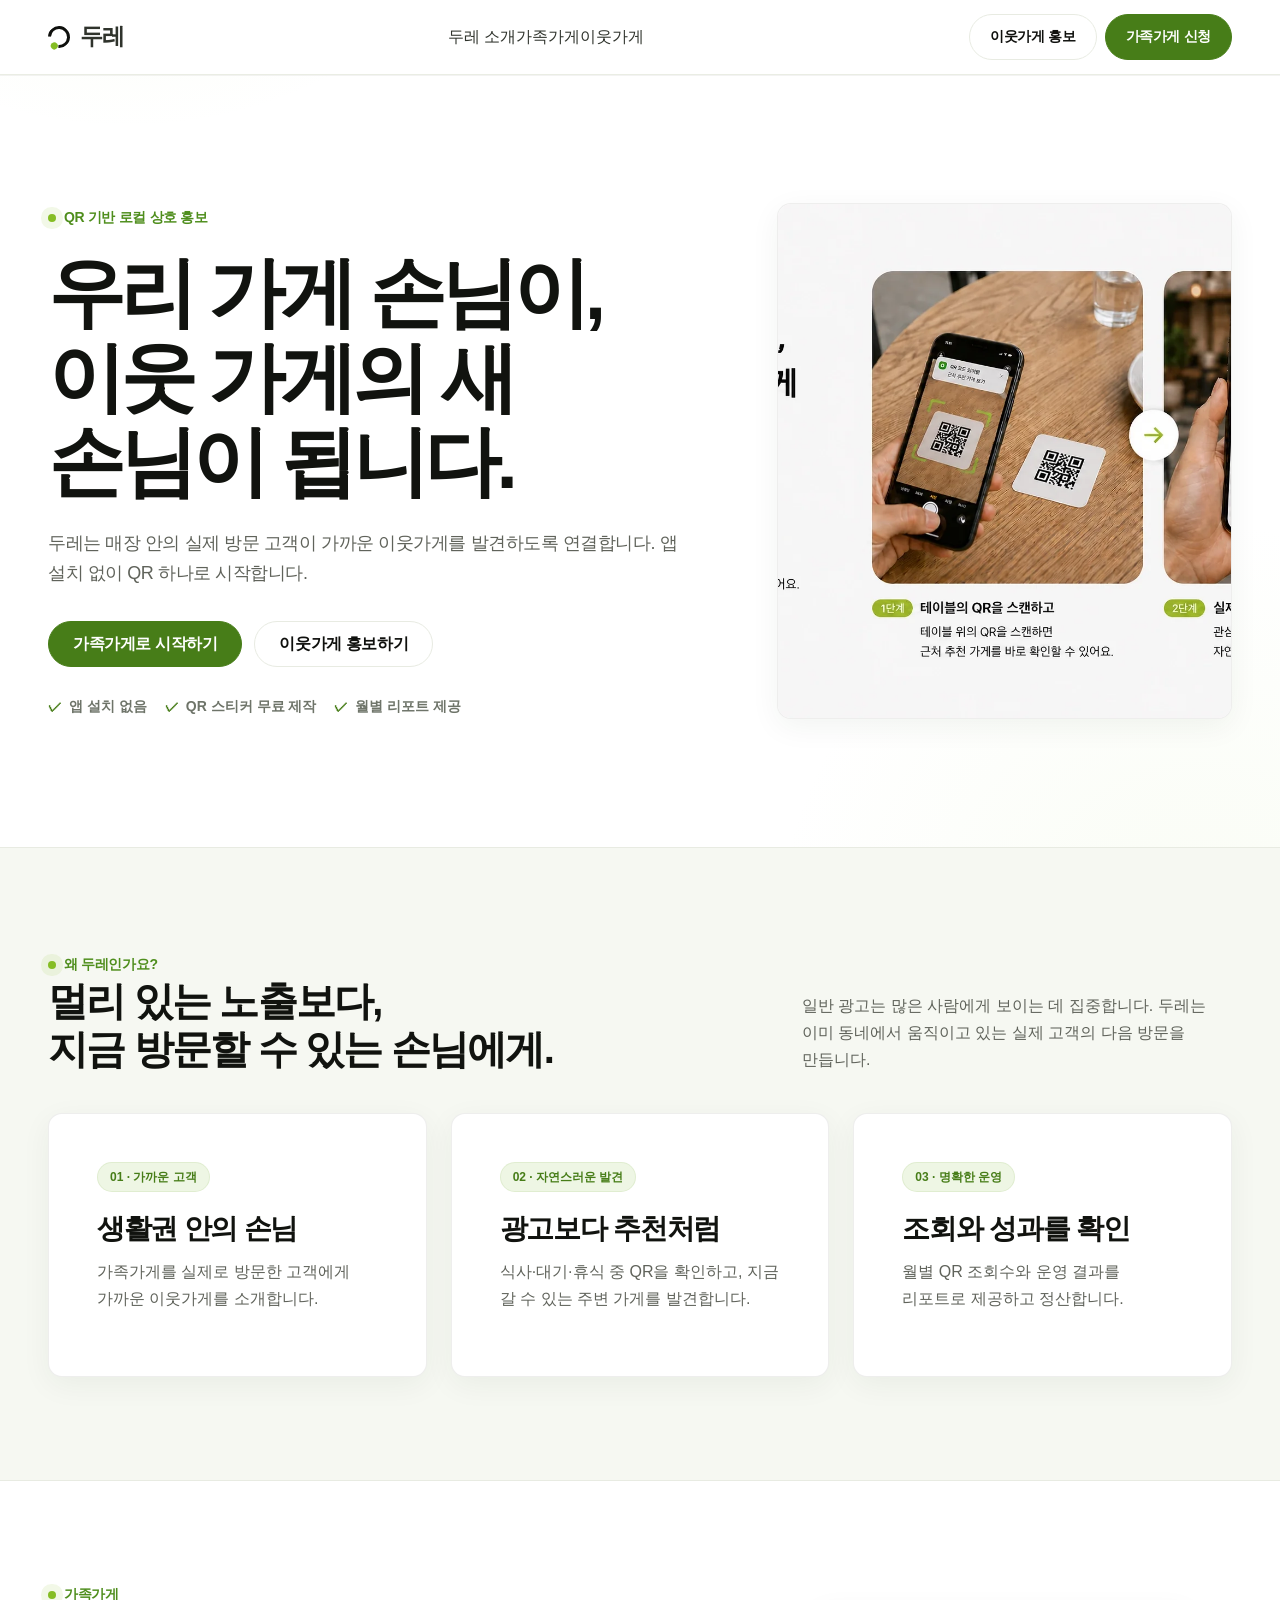
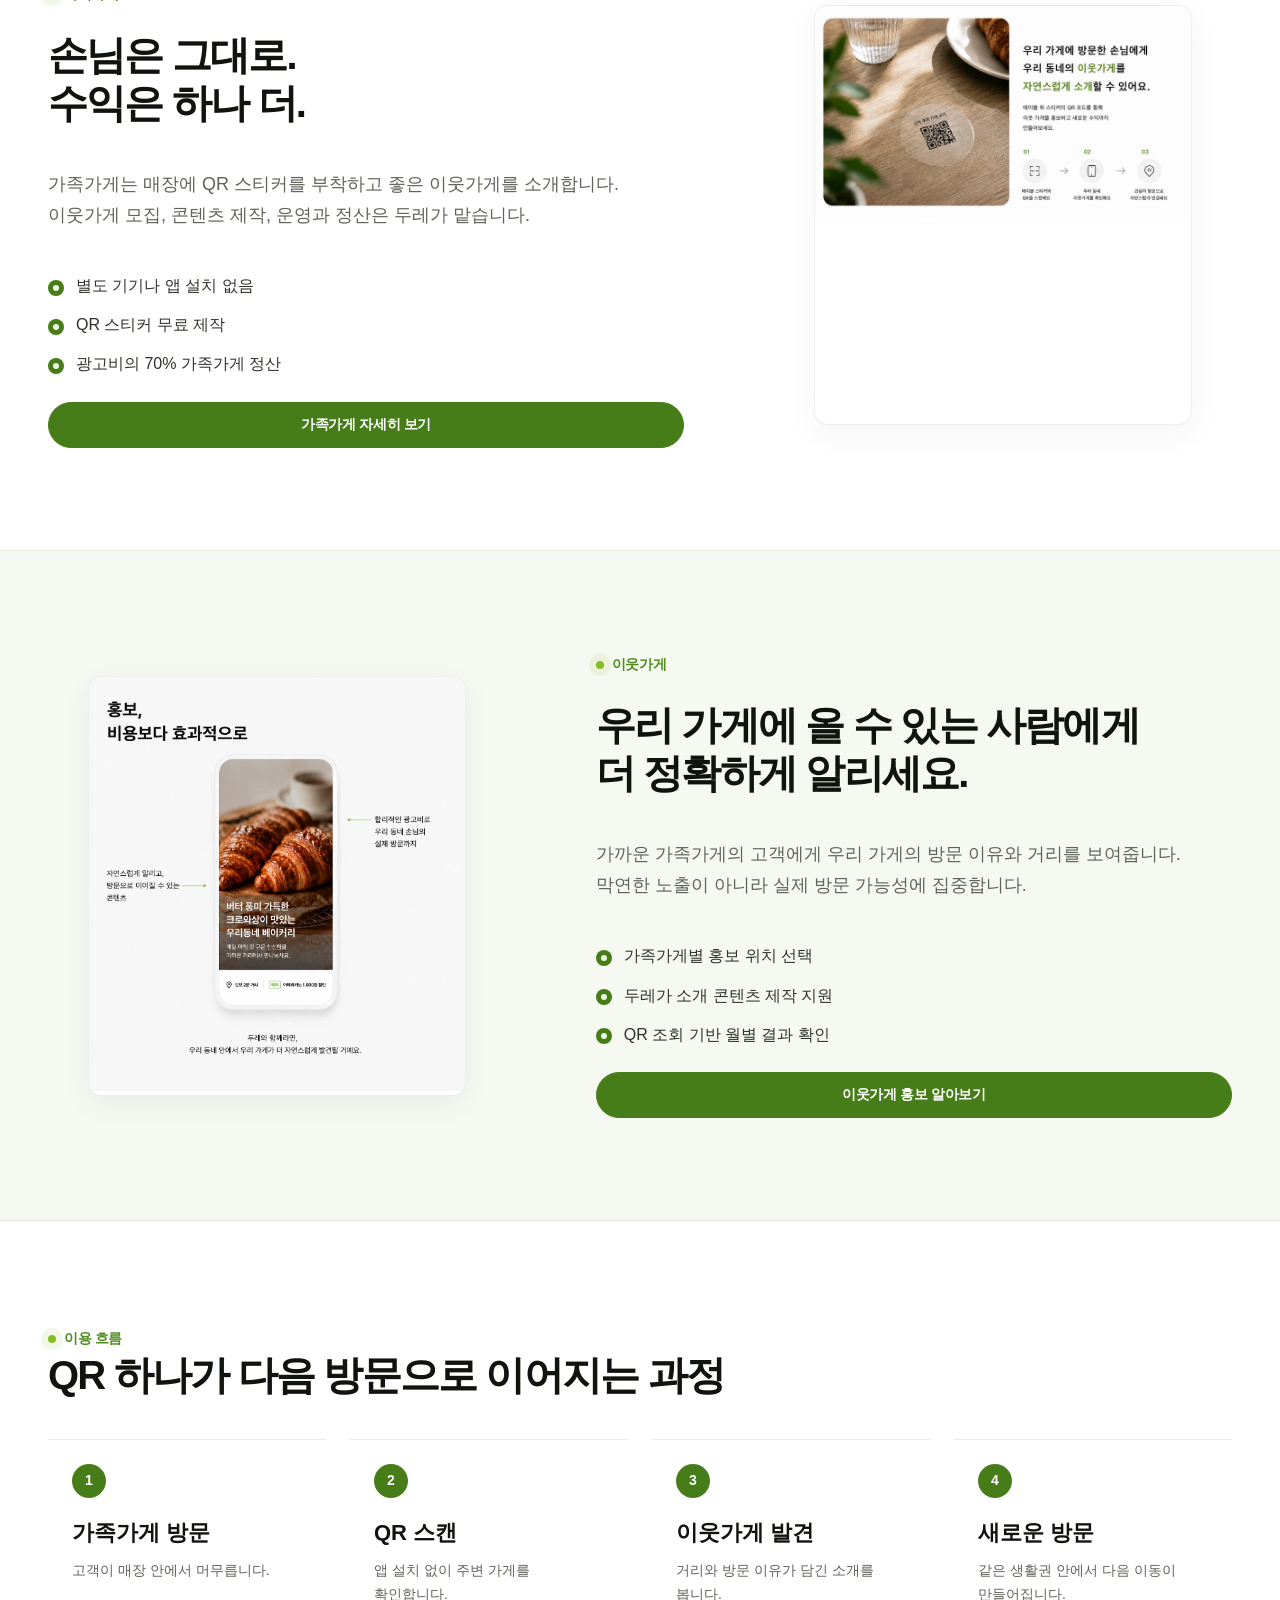
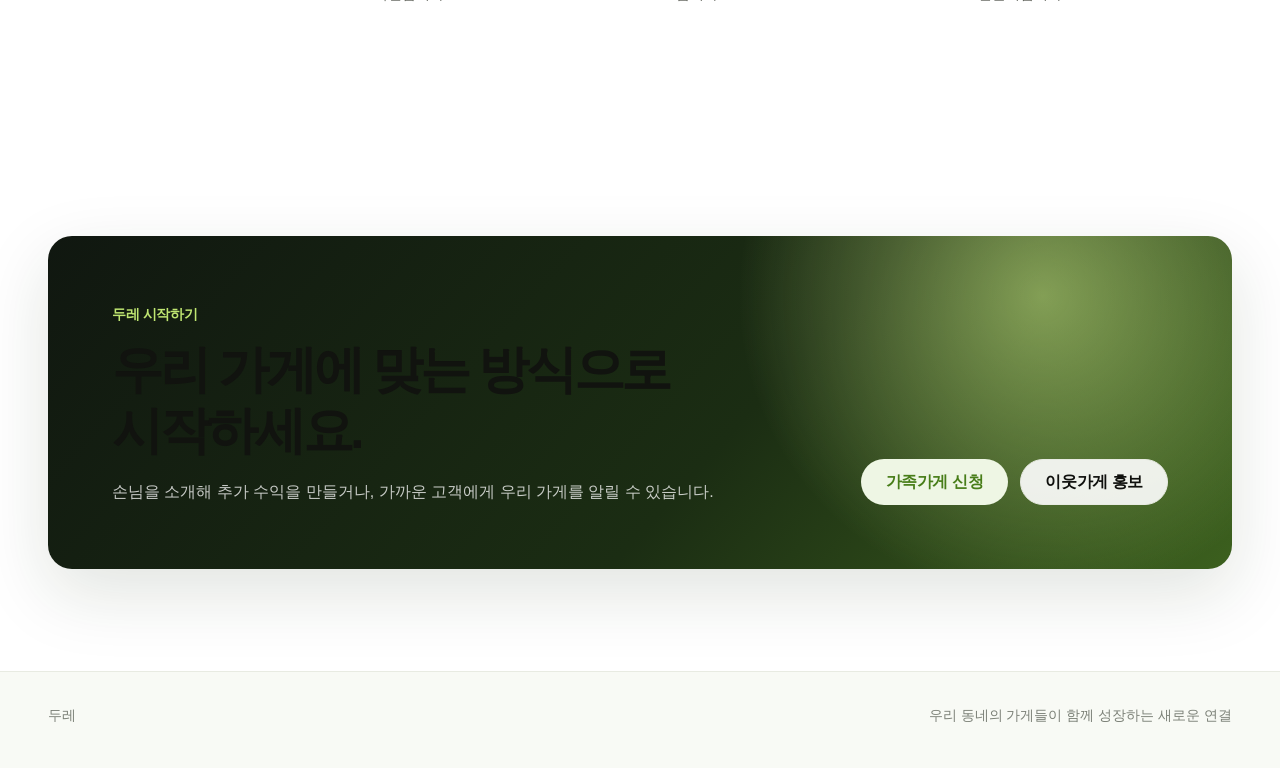
<file: index.html>
<!DOCTYPE html>

<html data-dure-version="1.0.0" lang="ko">
<head>
<meta charset="utf-8"/>
<meta content="width=device-width, initial-scale=1" name="viewport"/>
<meta content="#ffffff" name="theme-color"/>
<title>두레 | 우리 가게 손님을 이웃 가게의 새 손님으로</title>
<link href="./assets/css/tokens.css" rel="stylesheet"/><link href="./assets/css/base.css" rel="stylesheet"/><link href="./assets/css/components.css" rel="stylesheet"/><link href="./assets/css/layout.css" rel="stylesheet"/><link href="./assets/css/forms.css" rel="stylesheet"/><link href="./assets/css/states.css" rel="stylesheet"/><link href="./assets/css/polish.css" rel="stylesheet"/><link href="./assets/css/cro.css" rel="stylesheet"/><link href="./assets/css/pages/home.css" rel="stylesheet"/><meta content="두레는 매장 안의 실제 방문 고객이 가까운 이웃가게를 발견하도록 연결하는 QR 기반 로컬 상호 홍보 서비스입니다." name="description"/><meta content="index,follow,max-image-preview:large,max-snippet:-1,max-video-preview:-1" name="robots"/><meta content="index,follow,max-image-preview:large,max-snippet:-1,max-video-preview:-1" name="googlebot"/><meta content="ko_KR" property="og:locale"/><meta content="website" property="og:type"/><meta content="두레" property="og:site_name"/><meta content="두레 | 우리 가게 손님을 이웃 가게의 새 손님으로" property="og:title"/><meta content="두레는 매장 안의 실제 방문 고객이 가까운 이웃가게를 발견하도록 연결하는 QR 기반 로컬 상호 홍보 서비스입니다." property="og:description"/><meta content="https://duresupport-ux.github.io/dure-website/" property="og:url"/><meta content="https://duresupport-ux.github.io/dure-website/assets/images/og-dure.webp" property="og:image"/><meta content="1200" property="og:image:width"/><meta content="630" property="og:image:height"/><meta content="두레 로컬 상호 홍보 서비스" property="og:image:alt"/><meta content="summary_large_image" name="twitter:card"/><meta content="두레 | 우리 가게 손님을 이웃 가게의 새 손님으로" name="twitter:title"/><meta content="두레는 매장 안의 실제 방문 고객이 가까운 이웃가게를 발견하도록 연결하는 QR 기반 로컬 상호 홍보 서비스입니다." name="twitter:description"/><meta content="https://duresupport-ux.github.io/dure-website/assets/images/og-dure.webp" name="twitter:image"/><link href="https://duresupport-ux.github.io/dure-website/" rel="canonical"/><link href="https://duresupport-ux.github.io/dure-website/assets/images/favicon-32.png" rel="icon" sizes="32x32" type="image/png"/><link href="https://duresupport-ux.github.io/dure-website/assets/images/apple-touch-icon.png" rel="apple-touch-icon" sizes="180x180"/><link href="https://duresupport-ux.github.io/dure-website/site.webmanifest" rel="manifest"/><script type="application/ld+json">{
  "@context": "https://schema.org",
  "@graph": [
    {
      "@type": "Organization",
      "@id": "https://duresupport-ux.github.io/dure-website/#organization",
      "name": "두레",
      "alternateName": "DURE",
      "url": "https://duresupport-ux.github.io/dure-website/",
      "logo": "https://duresupport-ux.github.io/dure-website/assets/images/favicon-512.png",
      "description": "지역 내 오프라인 가게들이 QR을 통해 서로를 홍보하고 함께 성장하도록 연결하는 로컬 상호 홍보 서비스"
    },
    {
      "@type": "WebSite",
      "@id": "https://duresupport-ux.github.io/dure-website/#website",
      "url": "https://duresupport-ux.github.io/dure-website/",
      "name": "두레",
      "inLanguage": "ko-KR",
      "publisher": {
        "@id": "https://duresupport-ux.github.io/dure-website/#organization"
      }
    },
    {
      "@type": "WebPage",
      "@id": "https://duresupport-ux.github.io/dure-website/#webpage",
      "url": "https://duresupport-ux.github.io/dure-website/",
      "name": "두레 | 우리 동네 가게를 연결하는 로컬 상호 홍보 서비스",
      "description": "두레는 지역 내 오프라인 가게들이 QR을 통해 서로를 홍보하고 함께 성장하도록 연결하는 로컬 상호 홍보 서비스입니다.",
      "inLanguage": "ko-KR",
      "isPartOf": {
        "@id": "https://duresupport-ux.github.io/dure-website/#website"
      },
      "about": {
        "@id": "https://duresupport-ux.github.io/dure-website/#organization"
      }
    }
  ]
}</script></head>
<body class="page-cro page-home">
<a class="skip-link" href="#content">본문으로 이동</a>
<dure-header data-variant="home"></dure-header>
<main id="content">
<section class="dure-section dure-section--hero cro-hero" id="top">
<div class="dure-container dure-hero">
<div class="dure-hero__content">
<span class="dure-eyebrow">QR 기반 로컬 상호 홍보</span>
<h1 class="dure-display">우리 가게 손님이,<br/>이웃 가게의 새 손님이 됩니다.</h1>
<p class="dure-hero__lead">두레는 매장 안의 실제 방문 고객이 가까운 이웃가게를 발견하도록 연결합니다. 앱 설치 없이 QR 하나로 시작합니다.</p>
<div class="dure-hero__actions">
<a class="dure-button dure-button--primary dure-button--lg" href="./family-application/">가족가게로 시작하기</a>
<a class="dure-button dure-button--secondary dure-button--lg" href="./neighbor-store/">이웃가게 홍보하기</a>
</div>
<div aria-label="두레 핵심 특징" class="cro-trust-inline">
<span>앱 설치 없음</span><span>QR 스티커 무료 제작</span><span>월별 리포트 제공</span>
</div>
</div>
<aside class="dure-media cro-hero__media">
<img alt="두레 QR 스캔부터 이웃가게 발견까지의 이용 흐름" decoding="async" fetchpriority="high" loading="eager" src="./assets/images/home-01-e616251981fa.webp"/>
</aside>
</div>
</section>
<section class="dure-section dure-section--soft dure-section--bordered" id="about">
<div class="dure-container dure-section-head">
<div class="dure-section-head__copy">
<span class="dure-eyebrow">왜 두레인가요?</span>
<h2 class="dure-heading-2">멀리 있는 노출보다,<br/>지금 방문할 수 있는 손님에게.</h2>
</div>
<p class="dure-section-head__description">일반 광고는 많은 사람에게 보이는 데 집중합니다. 두레는 이미 동네에서 움직이고 있는 실제 고객의 다음 방문을 만듭니다.</p>
</div>
<div class="dure-container dure-grid dure-grid--3 cro-benefit-grid">
<article class="dure-card dure-card--padded">
<span class="dure-badge">01 · 가까운 고객</span>
<h3 class="dure-heading-3">생활권 안의 손님</h3>
<p class="dure-body">가족가게를 실제로 방문한 고객에게 가까운 이웃가게를 소개합니다.</p>
</article>
<article class="dure-card dure-card--padded">
<span class="dure-badge">02 · 자연스러운 발견</span>
<h3 class="dure-heading-3">광고보다 추천처럼</h3>
<p class="dure-body">식사·대기·휴식 중 QR을 확인하고, 지금 갈 수 있는 주변 가게를 발견합니다.</p>
</article>
<article class="dure-card dure-card--padded">
<span class="dure-badge">03 · 명확한 운영</span>
<h3 class="dure-heading-3">조회와 성과를 확인</h3>
<p class="dure-body">월별 QR 조회수와 운영 결과를 리포트로 제공하고 정산합니다.</p>
</article>
</div>
</section>
<section class="dure-section">
<div class="dure-container dure-split cro-story">
<div class="dure-stack dure-stack--6">
<span class="dure-eyebrow">가족가게</span>
<h2 class="dure-heading-2">손님은 그대로.<br/>수익은 하나 더.</h2>
<p class="dure-body-lg">가족가게는 매장에 QR 스티커를 부착하고 좋은 이웃가게를 소개합니다. 이웃가게 모집, 콘텐츠 제작, 운영과 정산은 두레가 맡습니다.</p>
<ul class="cro-check-list">
<li>별도 기기나 앱 설치 없음</li>
<li>QR 스티커 무료 제작</li>
<li>광고비의 70% 가족가게 정산</li>
</ul>
<a class="dure-button dure-button--primary" href="./family-store/">가족가게 자세히 보기</a>
</div>
<figure class="dure-media cro-story__media">
<img alt="가족가게의 QR 스티커와 이웃가게 소개 흐름" decoding="async" loading="lazy" src="./assets/images/home-03-fef1800b656e.webp"/>
</figure>
</div>
</section>
<section class="dure-section dure-section--soft dure-section--bordered">
<div class="dure-container dure-split dure-split--reverse cro-story">
<figure class="dure-media cro-story__media">
<img alt="이웃가게 홍보 콘텐츠가 모바일 화면에 표시되는 모습" decoding="async" loading="lazy" src="./assets/images/home-05-ea1204eeb32d.webp"/>
</figure>
<div class="dure-stack dure-stack--6">
<span class="dure-eyebrow">이웃가게</span>
<h2 class="dure-heading-2">우리 가게에 올 수 있는 사람에게<br/>더 정확하게 알리세요.</h2>
<p class="dure-body-lg">가까운 가족가게의 고객에게 우리 가게의 방문 이유와 거리를 보여줍니다. 막연한 노출이 아니라 실제 방문 가능성에 집중합니다.</p>
<ul class="cro-check-list">
<li>가족가게별 홍보 위치 선택</li>
<li>두레가 소개 콘텐츠 제작 지원</li>
<li>QR 조회 기반 월별 결과 확인</li>
</ul>
<a class="dure-button dure-button--primary" href="./neighbor-store/">이웃가게 홍보 알아보기</a>
</div>
</div>
</section>
<section class="dure-section">
<div class="dure-container dure-section-head">
<div class="dure-section-head__copy">
<span class="dure-eyebrow">이용 흐름</span>
<h2 class="dure-heading-2">QR 하나가 다음 방문으로 이어지는 과정</h2>
</div>
</div>
<div class="dure-container dure-grid dure-grid--4 cro-process">
<article><b>1</b><h3>가족가게 방문</h3><p>고객이 매장 안에서 머무릅니다.</p></article>
<article><b>2</b><h3>QR 스캔</h3><p>앱 설치 없이 주변 가게를 확인합니다.</p></article>
<article><b>3</b><h3>이웃가게 발견</h3><p>거리와 방문 이유가 담긴 소개를 봅니다.</p></article>
<article><b>4</b><h3>새로운 방문</h3><p>같은 생활권 안에서 다음 이동이 만들어집니다.</p></article>
</div>
</section>
<section class="dure-section dure-section--compact">
<div class="dure-container dure-cta">
<div>
<span class="dure-cta__label">두레 시작하기</span>
<h2 class="dure-cta__title">우리 가게에 맞는 방식으로 시작하세요.</h2>
<p class="dure-cta__description">손님을 소개해 추가 수익을 만들거나, 가까운 고객에게 우리 가게를 알릴 수 있습니다.</p>
</div>
<div class="dure-cta__actions">
<a class="dure-button dure-button--soft dure-button--lg" href="./family-application/">가족가게 신청</a>
<a class="dure-button dure-button--secondary dure-button--lg" href="./neighbor-store/">이웃가게 홍보</a>
</div>
</div>
</section>
</main>
<dure-footer data-variant="default"></dure-footer>
<script>
    (() => {
      const targets = document.querySelectorAll('.reveal');
      if (!('IntersectionObserver' in window)) {
        targets.forEach(el => el.classList.add('is-visible'));
        return;
      }
      const observer = new IntersectionObserver((entries) => {
        entries.forEach((entry) => {
          if (entry.isIntersecting) {
            entry.target.classList.add('is-visible');
            observer.unobserve(entry.target);
          }
        });
      }, { threshold: 0.1, rootMargin: '0px 0px -34px 0px' });
      targets.forEach(el => observer.observe(el));
    })();
  </script>
<script defer="True" src="./assets/js/components.js"></script><script defer="True" src="./assets/js/common.js"></script></body>
</html>
</file>
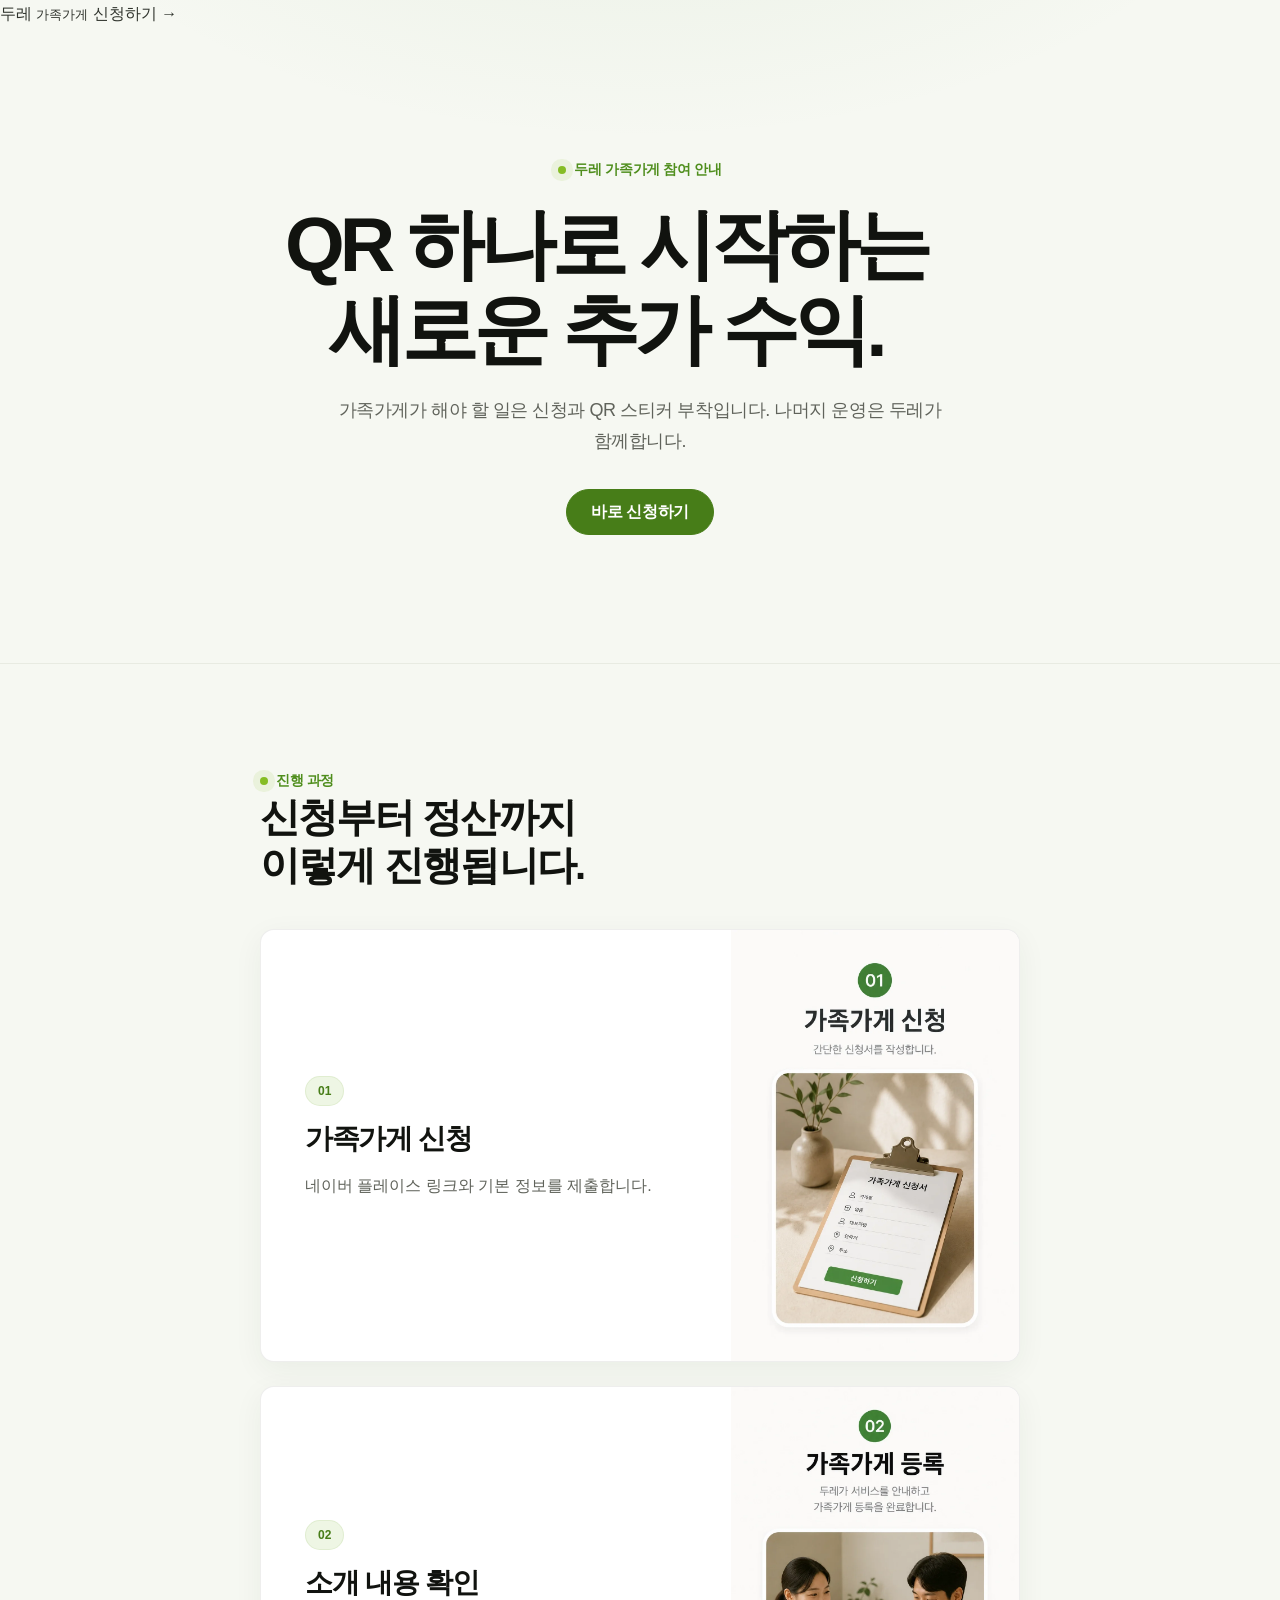
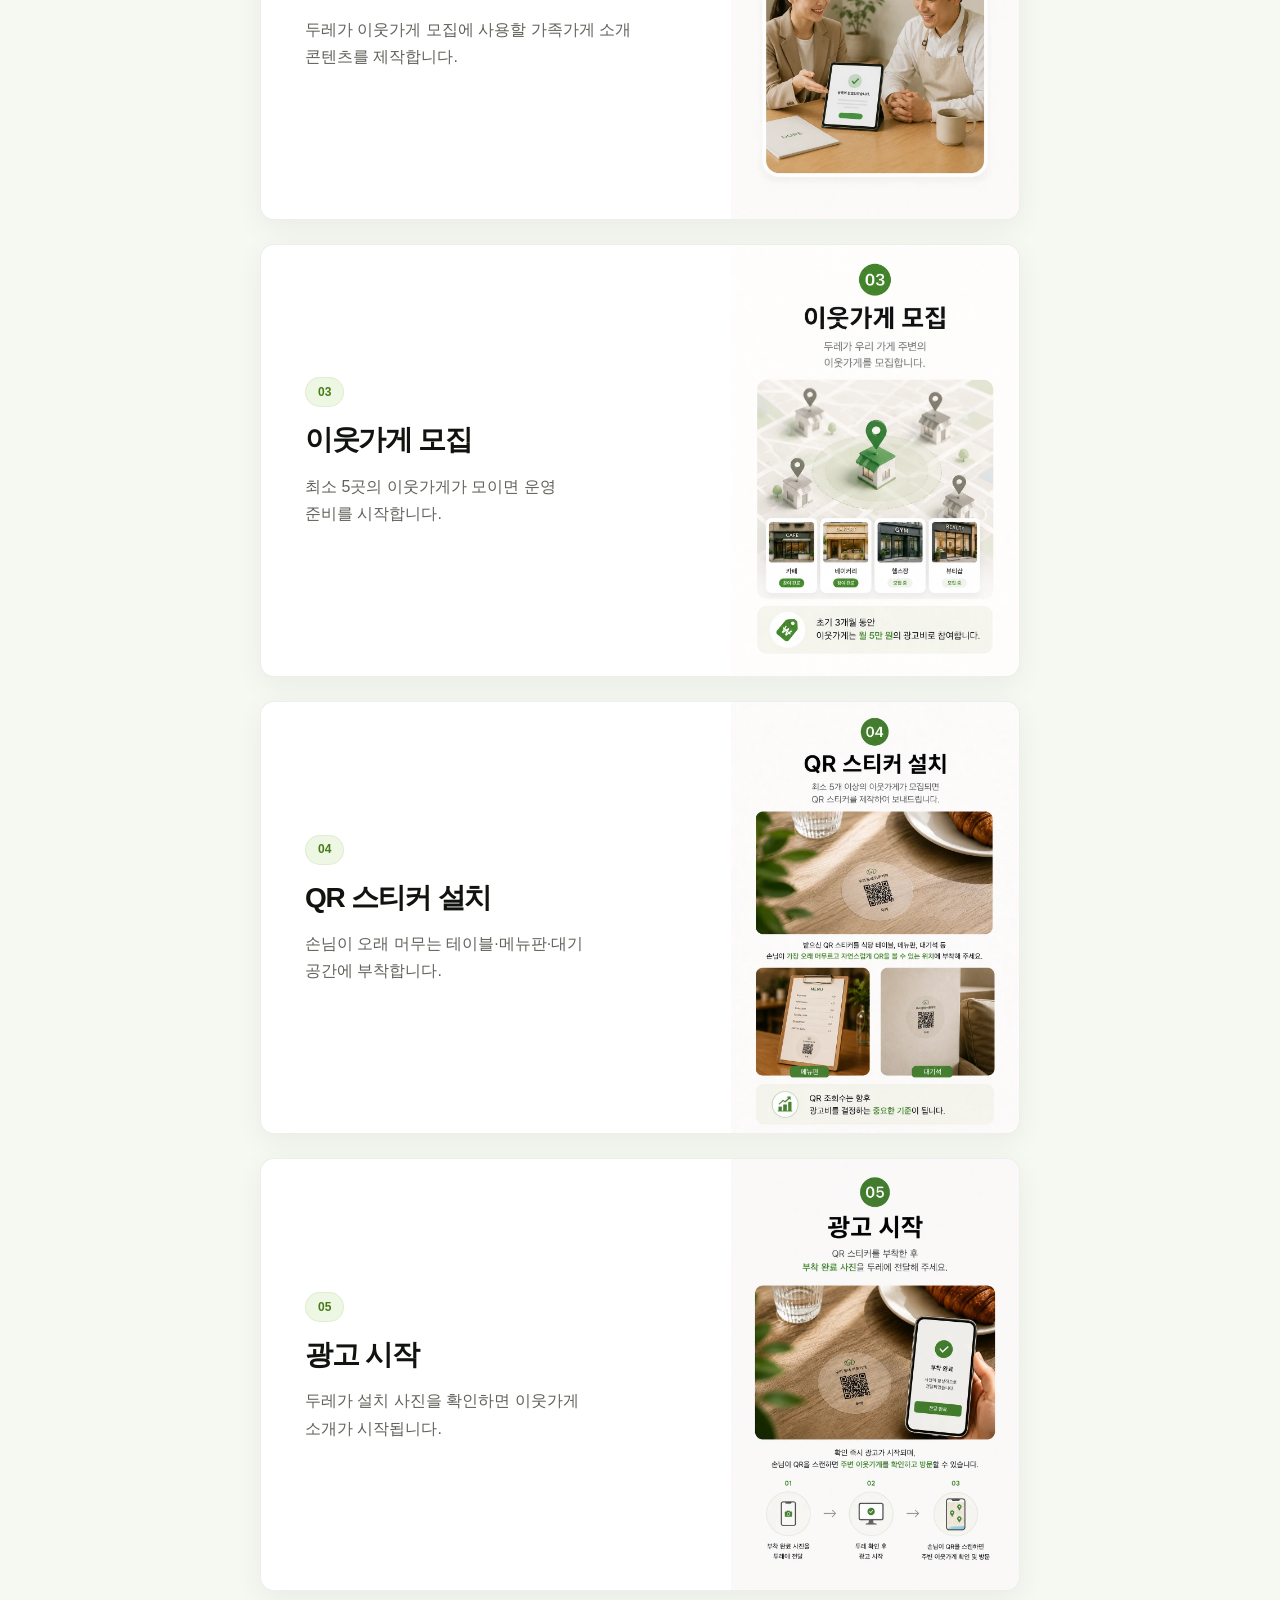
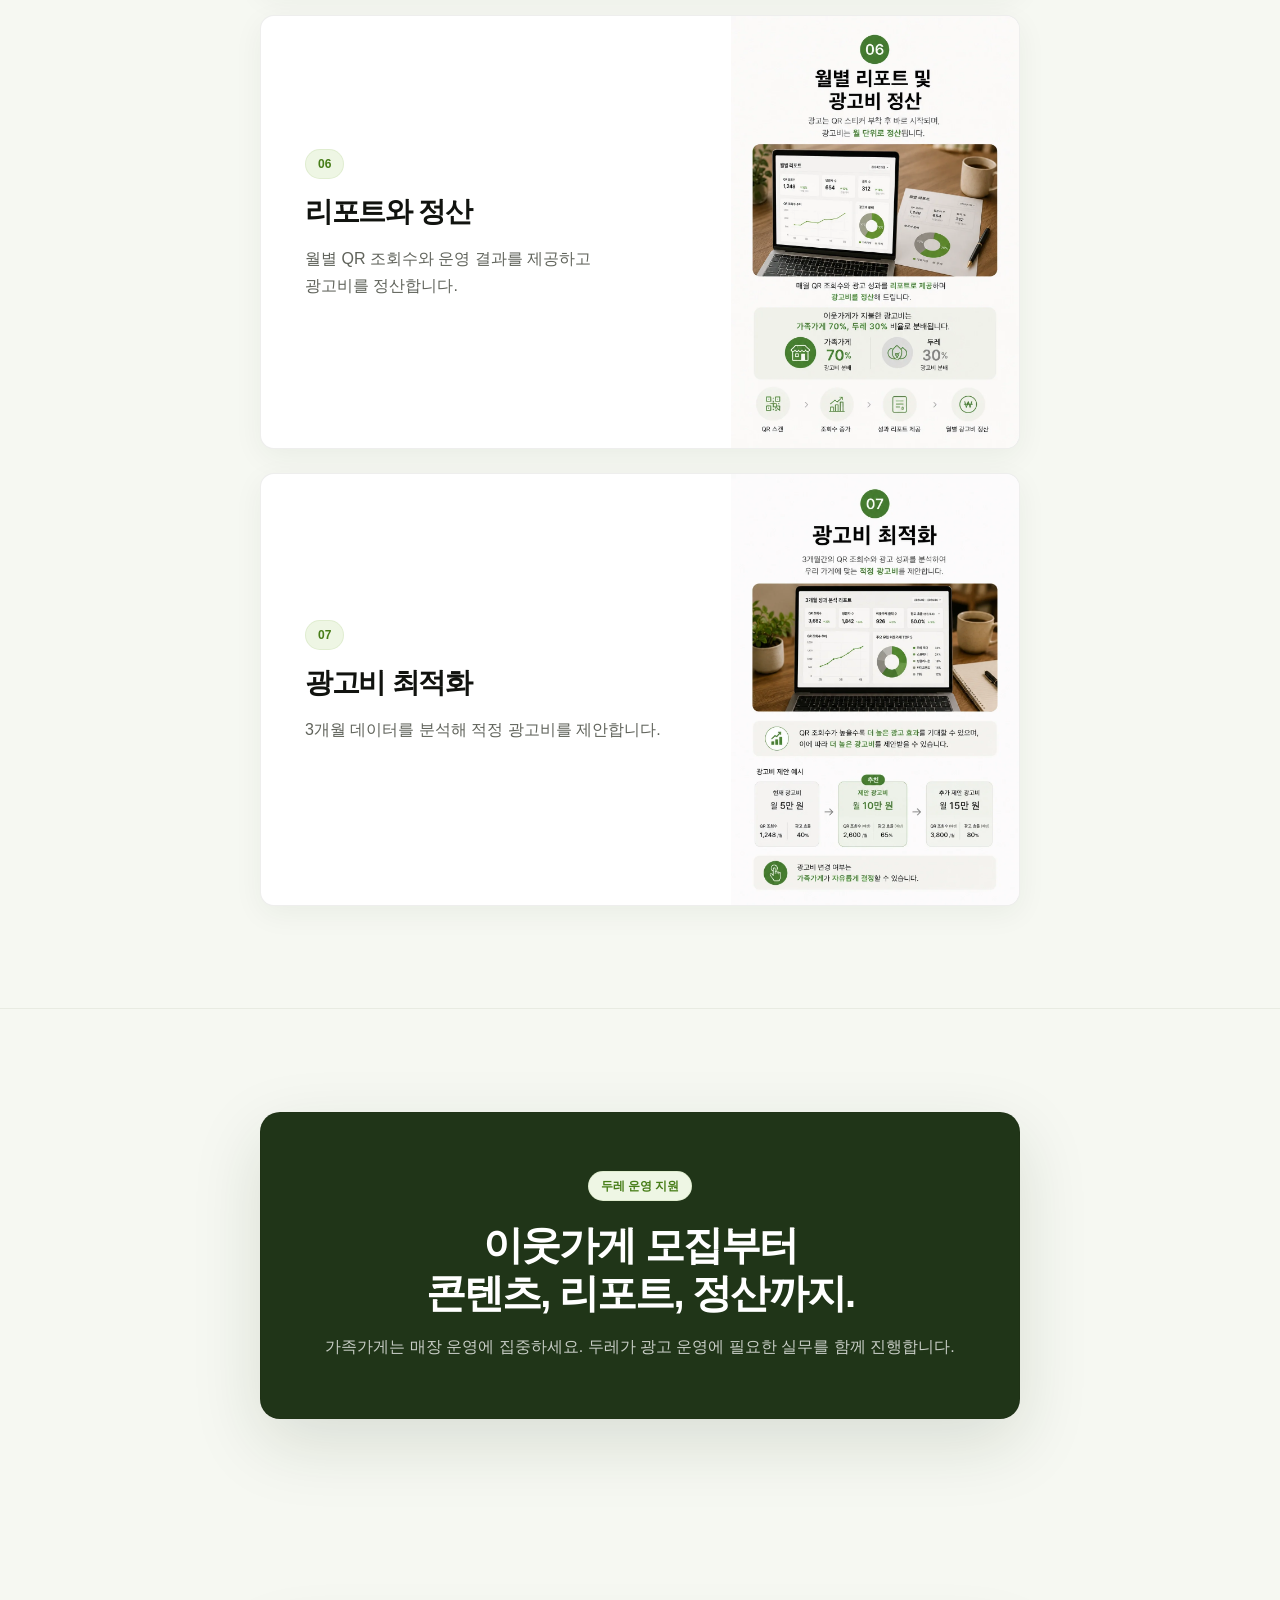
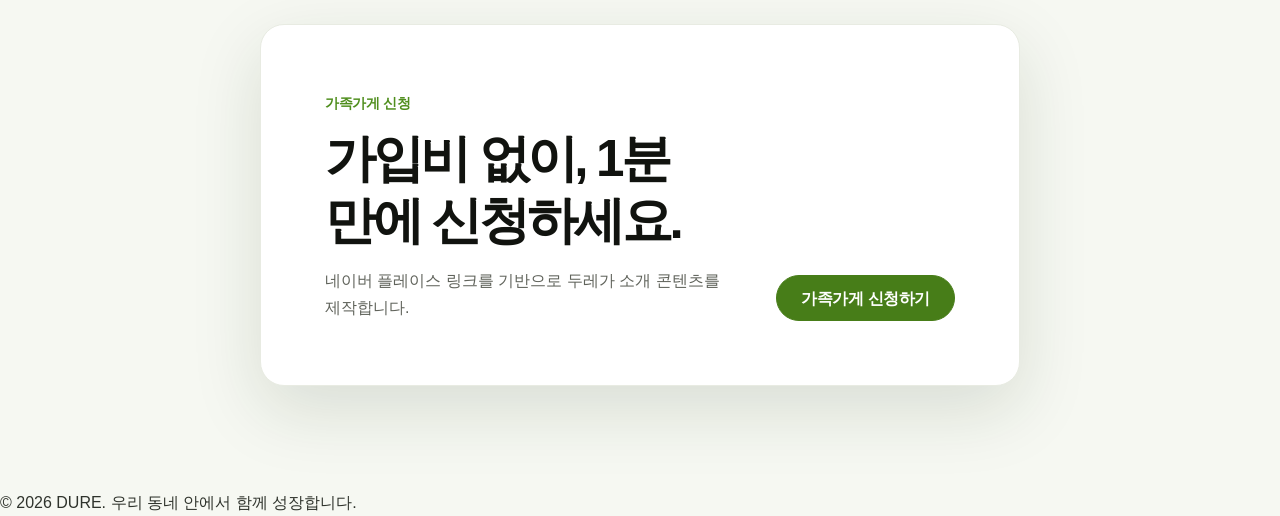
<file: family-application/index.html>
<!DOCTYPE html>

<html data-dure-version="1.0.0" lang="ko">
<head>
<meta charset="utf-8"/>
<meta content="width=device-width, initial-scale=1" name="viewport"/>
<title>가족가게 신청 | QR 하나로 시작하는 추가 수익</title>
<link href="../assets/css/tokens.css" rel="stylesheet"/><link href="../assets/css/base.css" rel="stylesheet"/><link href="../assets/css/components.css" rel="stylesheet"/><link href="../assets/css/layout.css" rel="stylesheet"/><link href="../assets/css/forms.css" rel="stylesheet"/><link href="../assets/css/states.css" rel="stylesheet"/><link href="../assets/css/polish.css" rel="stylesheet"/><link href="../assets/css/cro.css" rel="stylesheet"/><link href="../assets/css/pages/family-application.css" rel="stylesheet"/><meta content="두레 가족가게의 신청, 이웃가게 모집, QR 설치, 월별 리포트와 정산까지 전체 진행 과정을 확인하세요." name="description"/><meta content="index,follow,max-image-preview:large,max-snippet:-1,max-video-preview:-1" name="robots"/><meta content="index,follow,max-image-preview:large,max-snippet:-1,max-video-preview:-1" name="googlebot"/><meta content="ko_KR" property="og:locale"/><meta content="website" property="og:type"/><meta content="두레" property="og:site_name"/><meta content="가족가게 신청 | QR 하나로 시작하는 추가 수익" property="og:title"/><meta content="두레 가족가게의 신청, 이웃가게 모집, QR 설치, 월별 리포트와 정산까지 전체 진행 과정을 확인하세요." property="og:description"/><meta content="https://duresupport-ux.github.io/dure-website/family-application/" property="og:url"/><meta content="https://duresupport-ux.github.io/dure-website/assets/images/og-dure.webp" property="og:image"/><meta content="1200" property="og:image:width"/><meta content="630" property="og:image:height"/><meta content="두레 로컬 상호 홍보 서비스" property="og:image:alt"/><meta content="summary_large_image" name="twitter:card"/><meta content="가족가게 신청 | QR 하나로 시작하는 추가 수익" name="twitter:title"/><meta content="두레 가족가게의 신청, 이웃가게 모집, QR 설치, 월별 리포트와 정산까지 전체 진행 과정을 확인하세요." name="twitter:description"/><meta content="https://duresupport-ux.github.io/dure-website/assets/images/og-dure.webp" name="twitter:image"/><link href="https://duresupport-ux.github.io/dure-website/family-application/" rel="canonical"/><link href="https://duresupport-ux.github.io/dure-website/assets/images/favicon-32.png" rel="icon" sizes="32x32" type="image/png"/><link href="https://duresupport-ux.github.io/dure-website/assets/images/apple-touch-icon.png" rel="apple-touch-icon" sizes="180x180"/><link href="https://duresupport-ux.github.io/dure-website/site.webmanifest" rel="manifest"/><script type="application/ld+json">{
  "@context": "https://schema.org",
  "@graph": [
    {
      "@type": "Organization",
      "@id": "https://duresupport-ux.github.io/dure-website/#organization",
      "name": "두레",
      "alternateName": "DURE",
      "url": "https://duresupport-ux.github.io/dure-website/",
      "logo": "https://duresupport-ux.github.io/dure-website/assets/images/favicon-512.png",
      "description": "지역 내 오프라인 가게들이 QR을 통해 서로를 홍보하고 함께 성장하도록 연결하는 로컬 상호 홍보 서비스"
    },
    {
      "@type": "WebSite",
      "@id": "https://duresupport-ux.github.io/dure-website/#website",
      "url": "https://duresupport-ux.github.io/dure-website/",
      "name": "두레",
      "inLanguage": "ko-KR",
      "publisher": {
        "@id": "https://duresupport-ux.github.io/dure-website/#organization"
      }
    },
    {
      "@type": "WebPage",
      "@id": "https://duresupport-ux.github.io/dure-website/family-application/#webpage",
      "url": "https://duresupport-ux.github.io/dure-website/family-application/",
      "name": "가족가게 신청 | 두레",
      "description": "QR 스티커 하나로 이웃가게를 소개하고 추가 수익을 만들 수 있는 두레 가족가게 참여 절차와 신청 방법을 확인하세요.",
      "inLanguage": "ko-KR",
      "isPartOf": {
        "@id": "https://duresupport-ux.github.io/dure-website/#website"
      },
      "about": {
        "@id": "https://duresupport-ux.github.io/dure-website/#organization"
      }
    }
  ]
}</script></head>
<body class="page-application page-cro">
<dure-header data-variant="application"></dure-header>
<main id="content">
<section class="dure-section dure-section--hero application-cro-hero">
<div class="dure-container dure-container--sm dure-hero--centered">
<span class="dure-eyebrow">두레 가족가게 참여 안내</span>
<h1 class="dure-display">QR 하나로 시작하는<br/>새로운 추가 수익.</h1>
<p class="dure-hero__lead">가족가게가 해야 할 일은 신청과 QR 스티커 부착입니다. 나머지 운영은 두레가 함께합니다.</p>
<div class="dure-hero__actions"><a class="dure-button dure-button--primary dure-button--lg" href="#apply">바로 신청하기</a></div>
</div>
</section>
<section class="dure-section dure-section--soft dure-section--bordered">
<div class="dure-container dure-container--sm dure-section-head">
<div class="dure-section-head__copy"><span class="dure-eyebrow">진행 과정</span><h2 class="dure-heading-2">신청부터 정산까지<br/>이렇게 진행됩니다.</h2></div>
</div>
<div class="dure-container dure-container--sm dure-stack dure-stack--6"><article class="dure-card application-cro-step"><div class="application-cro-step__copy"><span class="dure-badge">01</span><h3 class="dure-heading-3">가족가게 신청</h3><p class="dure-body">네이버 플레이스 링크와 기본 정보를 제출합니다.</p></div><figure><img alt="가족가게 신청" decoding="async" loading="lazy" src="../assets/images/application-01-a44e7e477332.webp"/></figure></article><article class="dure-card application-cro-step"><div class="application-cro-step__copy"><span class="dure-badge">02</span><h3 class="dure-heading-3">소개 내용 확인</h3><p class="dure-body">두레가 이웃가게 모집에 사용할 가족가게 소개 콘텐츠를 제작합니다.</p></div><figure><img alt="소개 내용 확인" decoding="async" loading="lazy" src="../assets/images/application-02-86570e06d4fd.webp"/></figure></article><article class="dure-card application-cro-step"><div class="application-cro-step__copy"><span class="dure-badge">03</span><h3 class="dure-heading-3">이웃가게 모집</h3><p class="dure-body">최소 5곳의 이웃가게가 모이면 운영 준비를 시작합니다.</p></div><figure><img alt="이웃가게 모집" decoding="async" loading="lazy" src="../assets/images/application-03-f1f30dbcbdaf.webp"/></figure></article><article class="dure-card application-cro-step"><div class="application-cro-step__copy"><span class="dure-badge">04</span><h3 class="dure-heading-3">QR 스티커 설치</h3><p class="dure-body">손님이 오래 머무는 테이블·메뉴판·대기 공간에 부착합니다.</p></div><figure><img alt="QR 스티커 설치" decoding="async" loading="lazy" src="../assets/images/application-04-2f59f869f4d9.webp"/></figure></article><article class="dure-card application-cro-step"><div class="application-cro-step__copy"><span class="dure-badge">05</span><h3 class="dure-heading-3">광고 시작</h3><p class="dure-body">두레가 설치 사진을 확인하면 이웃가게 소개가 시작됩니다.</p></div><figure><img alt="광고 시작" decoding="async" loading="lazy" src="../assets/images/application-05-c1abe764803a.webp"/></figure></article><article class="dure-card application-cro-step"><div class="application-cro-step__copy"><span class="dure-badge">06</span><h3 class="dure-heading-3">리포트와 정산</h3><p class="dure-body">월별 QR 조회수와 운영 결과를 제공하고 광고비를 정산합니다.</p></div><figure><img alt="리포트와 정산" decoding="async" loading="lazy" src="../assets/images/application-06-ff18559d1bd0.webp"/></figure></article><article class="dure-card application-cro-step"><div class="application-cro-step__copy"><span class="dure-badge">07</span><h3 class="dure-heading-3">광고비 최적화</h3><p class="dure-body">3개월 데이터를 분석해 적정 광고비를 제안합니다.</p></div><figure><img alt="광고비 최적화" decoding="async" loading="lazy" src="../assets/images/application-07-20bcc5d174d8.webp"/></figure></article></div>
</section>
<section class="dure-section">
<div class="dure-container dure-container--sm">
<div class="dure-surface dure-surface--dark application-cro-support">
<span class="dure-badge">두레 운영 지원</span>
<h2 class="dure-heading-2">이웃가게 모집부터 콘텐츠, 리포트, 정산까지.</h2>
<p>가족가게는 매장 운영에 집중하세요. 두레가 광고 운영에 필요한 실무를 함께 진행합니다.</p>
</div>
</div>
</section>
<section class="dure-section dure-section--compact" id="apply">
<div class="dure-container dure-container--sm dure-cta dure-cta--light">
<div><span class="dure-cta__label">가족가게 신청</span><h2 class="dure-cta__title">가입비 없이, 1분 만에 신청하세요.</h2><p class="dure-cta__description">네이버 플레이스 링크를 기반으로 두레가 소개 콘텐츠를 제작합니다.</p></div>
<div class="dure-cta__actions"><a class="dure-button dure-button--primary dure-button--lg" href="https://docs.google.com/forms/d/e/1FAIpQLSc8ESewxlOFvrTrXUH-u_CGCoiwtmPp2Gay768h1VR5CcixSQ/viewform?usp=publish-editor" rel="noopener noreferrer" target="_blank">가족가게 신청하기</a></div>
</div>
</section>
</main>
<dure-footer data-variant="application"></dure-footer>
<script defer="True" src="../assets/js/components.js"></script><script defer="True" src="../assets/js/common.js"></script></body>
</html>
</file>
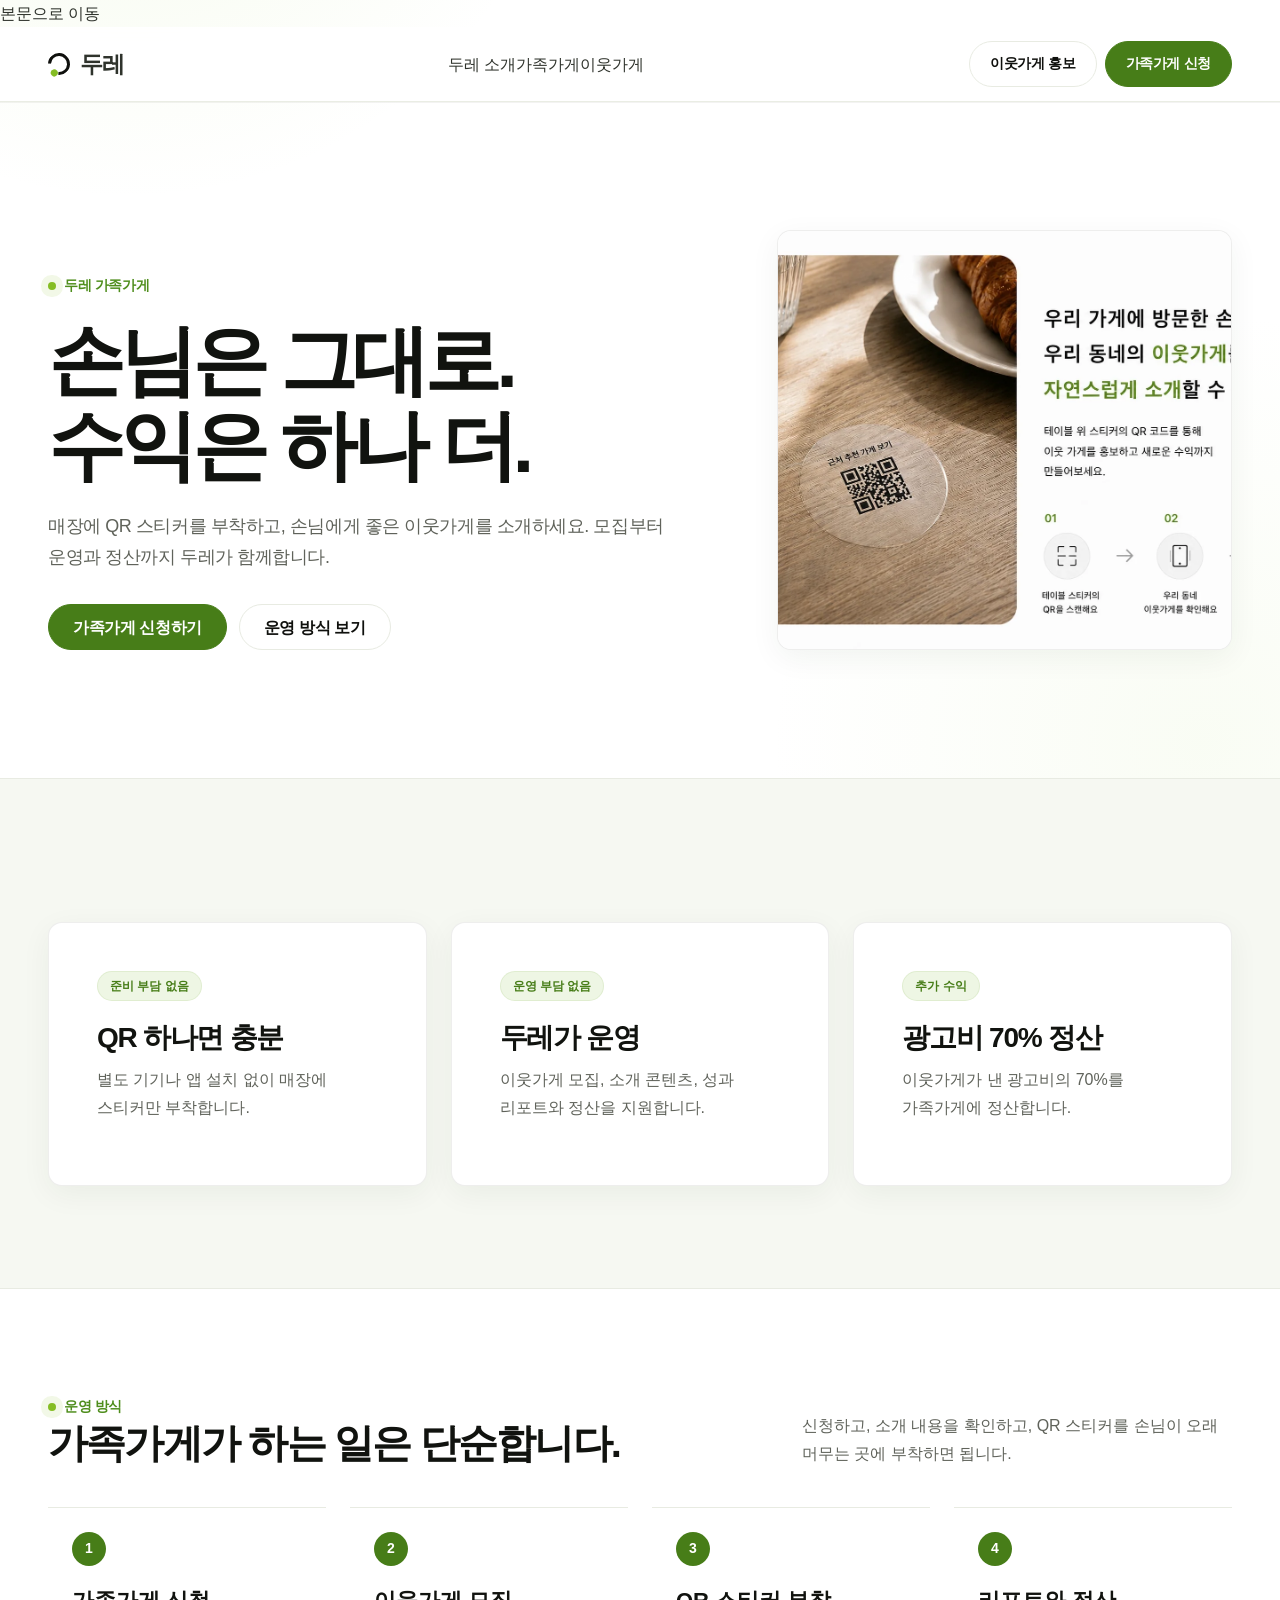
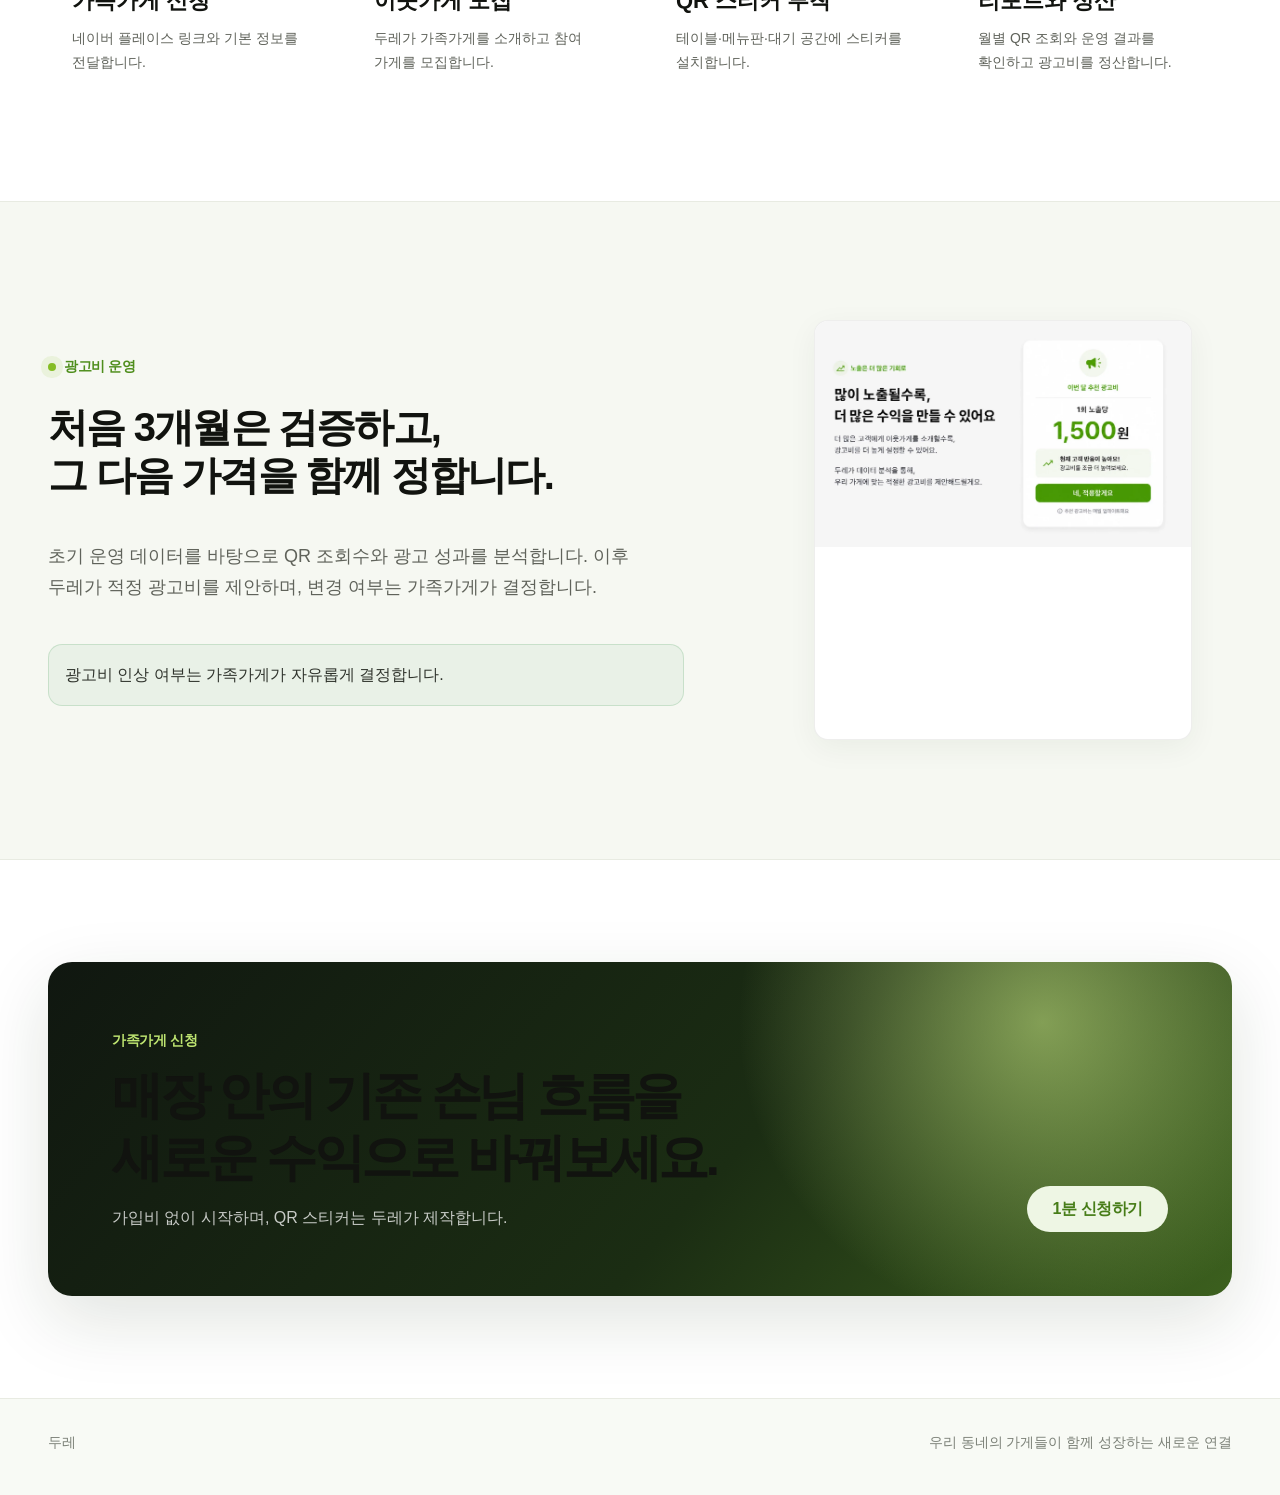
<file: family-store/index.html>
<!DOCTYPE html>

<html data-dure-version="1.0.0" lang="ko">
<head>
<meta charset="utf-8"/>
<meta content="width=device-width, initial-scale=1" name="viewport"/>
<meta content="#ffffff" name="theme-color"/>
<title>가족가게 | 손님은 그대로, 수익은 하나 더</title>
<link href="../assets/css/tokens.css" rel="stylesheet"/><link href="../assets/css/base.css" rel="stylesheet"/><link href="../assets/css/components.css" rel="stylesheet"/><link href="../assets/css/layout.css" rel="stylesheet"/><link href="../assets/css/forms.css" rel="stylesheet"/><link href="../assets/css/states.css" rel="stylesheet"/><link href="../assets/css/polish.css" rel="stylesheet"/><link href="../assets/css/cro.css" rel="stylesheet"/><link href="../assets/css/pages/family-store.css" rel="stylesheet"/><meta content="QR 스티커 하나로 이웃가게를 소개하고 광고 수익을 만드는 두레 가족가게의 운영 방식과 신청 방법을 확인하세요." name="description"/><meta content="index,follow,max-image-preview:large,max-snippet:-1,max-video-preview:-1" name="robots"/><meta content="index,follow,max-image-preview:large,max-snippet:-1,max-video-preview:-1" name="googlebot"/><meta content="ko_KR" property="og:locale"/><meta content="website" property="og:type"/><meta content="두레" property="og:site_name"/><meta content="가족가게 | 손님은 그대로, 수익은 하나 더" property="og:title"/><meta content="QR 스티커 하나로 이웃가게를 소개하고 광고 수익을 만드는 두레 가족가게의 운영 방식과 신청 방법을 확인하세요." property="og:description"/><meta content="https://duresupport-ux.github.io/dure-website/family-store/" property="og:url"/><meta content="https://duresupport-ux.github.io/dure-website/assets/images/og-dure.webp" property="og:image"/><meta content="1200" property="og:image:width"/><meta content="630" property="og:image:height"/><meta content="두레 로컬 상호 홍보 서비스" property="og:image:alt"/><meta content="summary_large_image" name="twitter:card"/><meta content="가족가게 | 손님은 그대로, 수익은 하나 더" name="twitter:title"/><meta content="QR 스티커 하나로 이웃가게를 소개하고 광고 수익을 만드는 두레 가족가게의 운영 방식과 신청 방법을 확인하세요." name="twitter:description"/><meta content="https://duresupport-ux.github.io/dure-website/assets/images/og-dure.webp" name="twitter:image"/><link href="https://duresupport-ux.github.io/dure-website/family-store/" rel="canonical"/><link href="https://duresupport-ux.github.io/dure-website/assets/images/favicon-32.png" rel="icon" sizes="32x32" type="image/png"/><link href="https://duresupport-ux.github.io/dure-website/assets/images/apple-touch-icon.png" rel="apple-touch-icon" sizes="180x180"/><link href="https://duresupport-ux.github.io/dure-website/site.webmanifest" rel="manifest"/><script type="application/ld+json">{
  "@context": "https://schema.org",
  "@graph": [
    {
      "@type": "Organization",
      "@id": "https://duresupport-ux.github.io/dure-website/#organization",
      "name": "두레",
      "alternateName": "DURE",
      "url": "https://duresupport-ux.github.io/dure-website/",
      "logo": "https://duresupport-ux.github.io/dure-website/assets/images/favicon-512.png",
      "description": "지역 내 오프라인 가게들이 QR을 통해 서로를 홍보하고 함께 성장하도록 연결하는 로컬 상호 홍보 서비스"
    },
    {
      "@type": "WebSite",
      "@id": "https://duresupport-ux.github.io/dure-website/#website",
      "url": "https://duresupport-ux.github.io/dure-website/",
      "name": "두레",
      "inLanguage": "ko-KR",
      "publisher": {
        "@id": "https://duresupport-ux.github.io/dure-website/#organization"
      }
    },
    {
      "@type": "WebPage",
      "@id": "https://duresupport-ux.github.io/dure-website/family-store/#webpage",
      "url": "https://duresupport-ux.github.io/dure-website/family-store/",
      "name": "가족가게 | 매장 QR로 추가 수익을 만드는 두레",
      "description": "가게 안의 기존 방문 고객 동선을 활용해 이웃가게를 소개하고 광고 수익을 만드는 두레 가족가게를 알아보세요.",
      "inLanguage": "ko-KR",
      "isPartOf": {
        "@id": "https://duresupport-ux.github.io/dure-website/#website"
      },
      "about": {
        "@id": "https://duresupport-ux.github.io/dure-website/#organization"
      }
    },
    {
      "@type": "Service",
      "@id": "https://duresupport-ux.github.io/dure-website/family-store/#service",
      "name": "가족가게",
      "description": "가게 안의 기존 방문 고객 동선을 활용해 이웃가게를 소개하고 광고 수익을 만드는 두레 가족가게를 알아보세요.",
      "provider": {
        "@id": "https://duresupport-ux.github.io/dure-website/#organization"
      },
      "areaServed": {
        "@type": "Country",
        "name": "대한민국"
      },
      "url": "https://duresupport-ux.github.io/dure-website/family-store/"
    }
  ]
}</script></head>
<body class="page-cro page-family">
<a class="skip-link" href="#content">본문으로 이동</a>
<dure-header data-variant="family"></dure-header>
<main id="content">
<section class="dure-section dure-section--hero cro-hero" id="top">
<div class="dure-container dure-hero">
<div class="dure-hero__content">
<span class="dure-eyebrow">두레 가족가게</span>
<h1 class="dure-display">손님은 그대로.<br/>수익은 하나 더.</h1>
<p class="dure-hero__lead">매장에 QR 스티커를 부착하고, 손님에게 좋은 이웃가게를 소개하세요. 모집부터 운영과 정산까지 두레가 함께합니다.</p>
<div class="dure-hero__actions">
<a class="dure-button dure-button--primary dure-button--lg" href="../family-application/">가족가게 신청하기</a>
<a class="dure-button dure-button--secondary dure-button--lg" href="#how">운영 방식 보기</a>
</div>
</div>
<aside class="dure-media cro-hero__media">
<img alt="가족가게 QR 스티커와 이웃가게 소개 흐름" decoding="async" fetchpriority="high" loading="eager" src="../assets/images/home-03-fef1800b656e.webp"/>
</aside>
</div>
</section>
<section class="dure-section dure-section--soft dure-section--bordered">
<div class="dure-container dure-grid dure-grid--3 cro-benefit-grid">
<article class="dure-card dure-card--padded"><span class="dure-badge">준비 부담 없음</span><h3 class="dure-heading-3">QR 하나면 충분</h3><p class="dure-body">별도 기기나 앱 설치 없이 매장에 스티커만 부착합니다.</p></article>
<article class="dure-card dure-card--padded"><span class="dure-badge">운영 부담 없음</span><h3 class="dure-heading-3">두레가 운영</h3><p class="dure-body">이웃가게 모집, 소개 콘텐츠, 성과 리포트와 정산을 지원합니다.</p></article>
<article class="dure-card dure-card--padded"><span class="dure-badge">추가 수익</span><h3 class="dure-heading-3">광고비 70% 정산</h3><p class="dure-body">이웃가게가 낸 광고비의 70%를 가족가게에 정산합니다.</p></article>
</div>
</section>
<section class="dure-section" id="how">
<div class="dure-container dure-section-head">
<div class="dure-section-head__copy"><span class="dure-eyebrow">운영 방식</span><h2 class="dure-heading-2">가족가게가 하는 일은 단순합니다.</h2></div>
<p class="dure-section-head__description">신청하고, 소개 내용을 확인하고, QR 스티커를 손님이 오래 머무는 곳에 부착하면 됩니다.</p>
</div>
<div class="dure-container dure-grid dure-grid--4 cro-process">
<article><b>1</b><h3>가족가게 신청</h3><p>네이버 플레이스 링크와 기본 정보를 전달합니다.</p></article>
<article><b>2</b><h3>이웃가게 모집</h3><p>두레가 가족가게를 소개하고 참여 가게를 모집합니다.</p></article>
<article><b>3</b><h3>QR 스티커 부착</h3><p>테이블·메뉴판·대기 공간에 스티커를 설치합니다.</p></article>
<article><b>4</b><h3>리포트와 정산</h3><p>월별 QR 조회와 운영 결과를 확인하고 광고비를 정산합니다.</p></article>
</div>
</section>
<section class="dure-section dure-section--soft dure-section--bordered">
<div class="dure-container dure-split cro-story">
<div class="dure-stack dure-stack--6">
<span class="dure-eyebrow">광고비 운영</span>
<h2 class="dure-heading-2">처음 3개월은 검증하고,<br/>그 다음 가격을 함께 정합니다.</h2>
<p class="dure-body-lg">초기 운영 데이터를 바탕으로 QR 조회수와 광고 성과를 분석합니다. 이후 두레가 적정 광고비를 제안하며, 변경 여부는 가족가게가 결정합니다.</p>
<div class="dure-alert dure-alert--success">광고비 인상 여부는 가족가게가 자유롭게 결정합니다.</div>
</div>
<figure class="dure-media cro-story__media">
<img alt="QR 조회수와 광고 성과를 바탕으로 광고비를 제안하는 화면" decoding="async" loading="lazy" src="../assets/images/home-04-d21d74943a61.webp"/>
</figure>
</div>
</section>
<section class="dure-section dure-section--compact">
<div class="dure-container dure-cta">
<div><span class="dure-cta__label">가족가게 신청</span><h2 class="dure-cta__title">매장 안의 기존 손님 흐름을 새로운 수익으로 바꿔보세요.</h2><p class="dure-cta__description">가입비 없이 시작하며, QR 스티커는 두레가 제작합니다.</p></div>
<div class="dure-cta__actions"><a class="dure-button dure-button--soft dure-button--lg" href="../family-application/">1분 신청하기</a></div>
</div>
</section>
</main>
<dure-footer data-variant="default"></dure-footer>
<script>
    (() => {
      const targets = document.querySelectorAll('.reveal');
      if (!('IntersectionObserver' in window)) {
        targets.forEach(el => el.classList.add('is-visible'));
        return;
      }
      const observer = new IntersectionObserver((entries) => {
        entries.forEach((entry) => {
          if (entry.isIntersecting) {
            entry.target.classList.add('is-visible');
            observer.unobserve(entry.target);
          }
        });
      }, { threshold: 0.1, rootMargin: '0px 0px -34px 0px' });
      targets.forEach(el => observer.observe(el));
    })();
  </script>
<script defer="True" src="../assets/js/components.js"></script><script defer="True" src="../assets/js/common.js"></script></body>
</html>
</file>
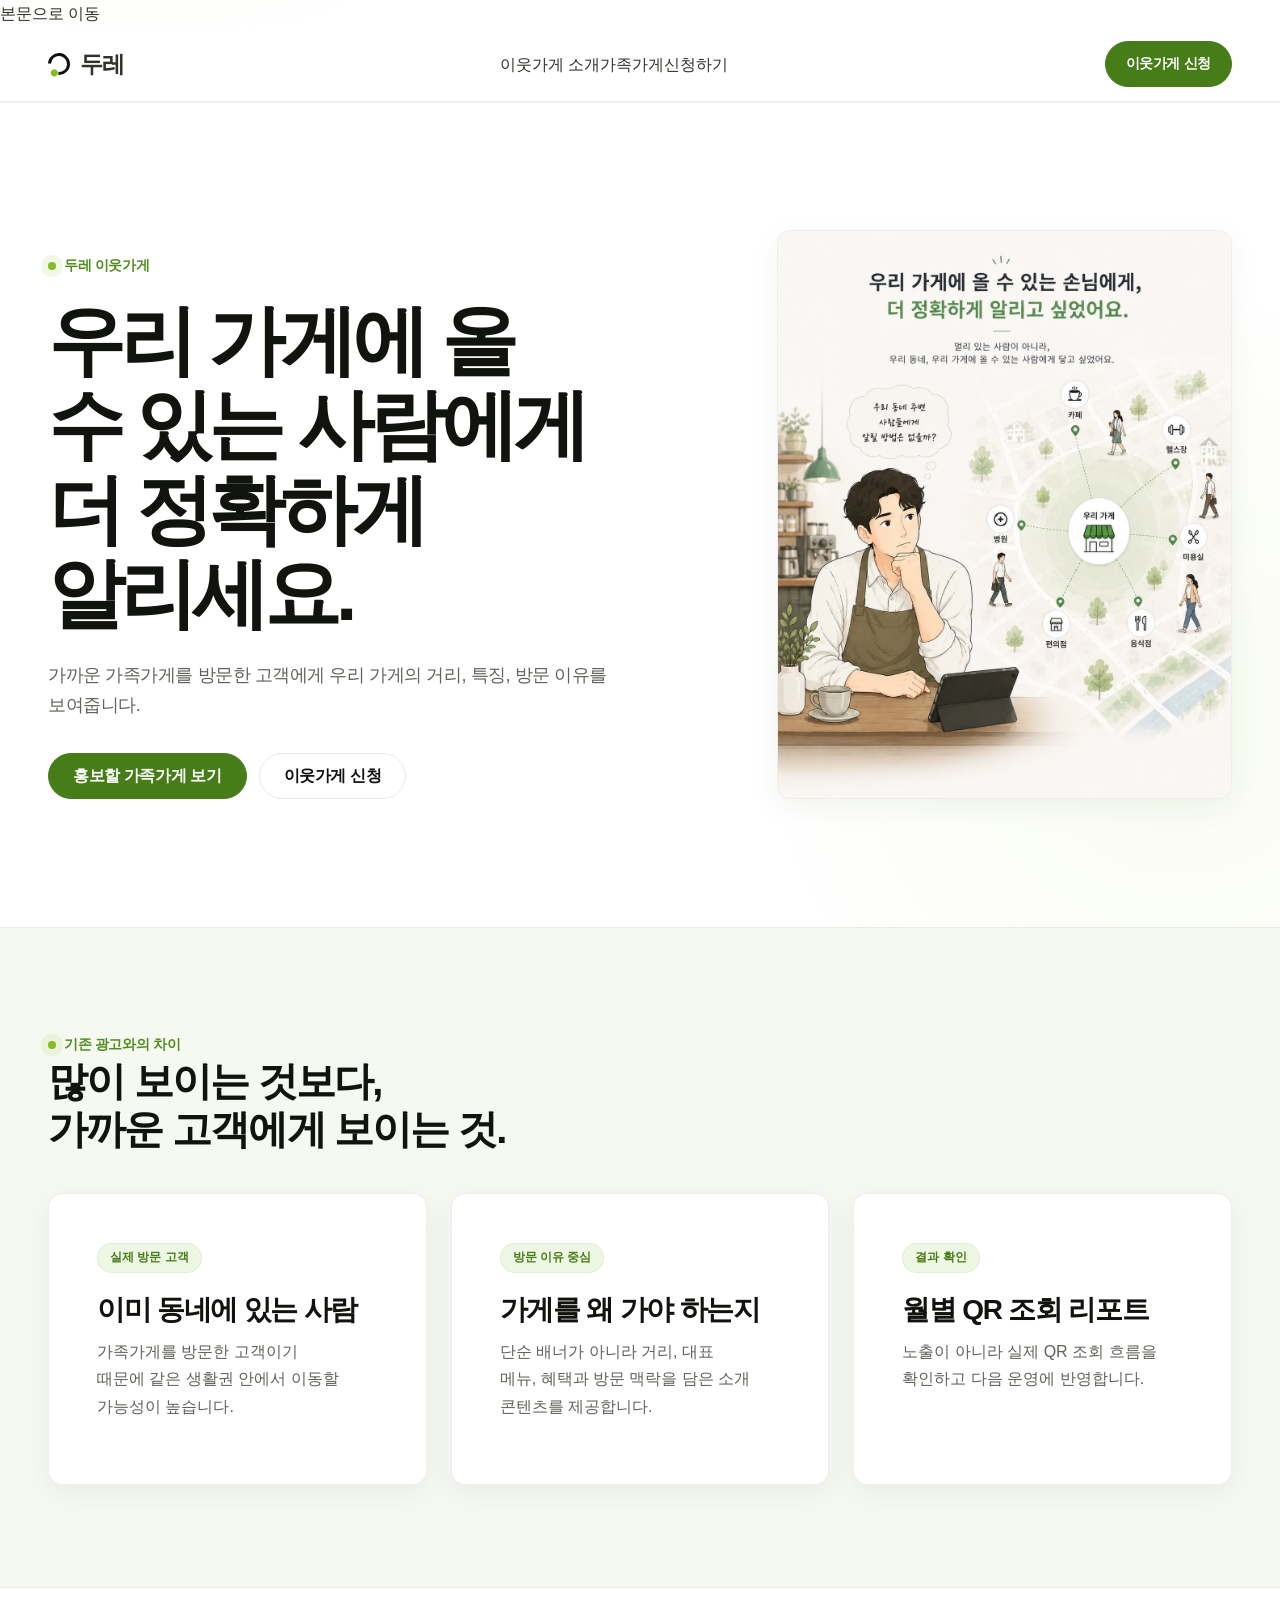
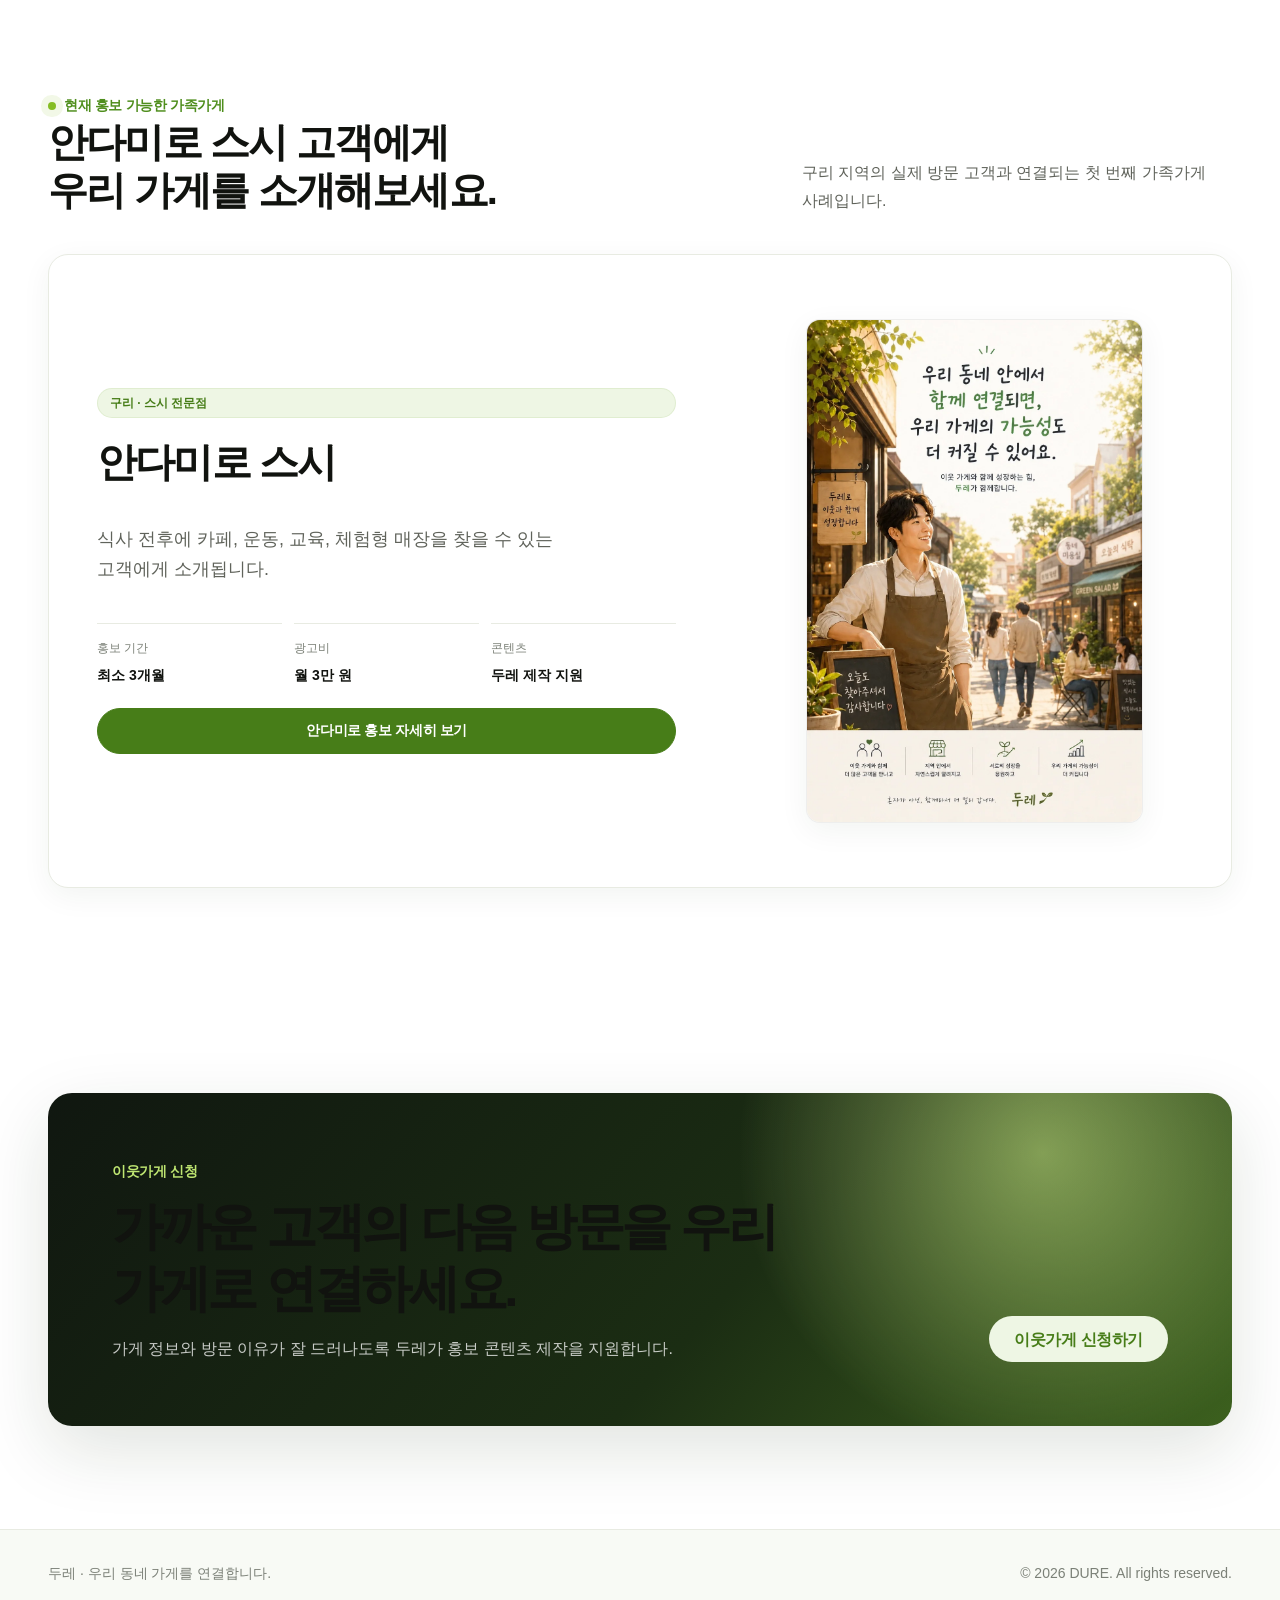
<file: neighbor-store/index.html>
<!DOCTYPE html>

<html data-dure-version="1.0.0" lang="ko">
<head>
<meta charset="utf-8"/>
<meta content="width=device-width, initial-scale=1" name="viewport"/>
<meta content="#ffffff" name="theme-color"/>
<title>이웃가게 | 가까운 실제 고객에게 우리 가게 홍보하기</title>
<link href="../assets/css/tokens.css" rel="stylesheet"/><link href="../assets/css/base.css" rel="stylesheet"/><link href="../assets/css/components.css" rel="stylesheet"/><link href="../assets/css/layout.css" rel="stylesheet"/><link href="../assets/css/forms.css" rel="stylesheet"/><link href="../assets/css/states.css" rel="stylesheet"/><link href="../assets/css/polish.css" rel="stylesheet"/><link href="../assets/css/cro.css" rel="stylesheet"/><link href="../assets/css/pages/neighbor-store.css" rel="stylesheet"/><meta content="가족가게의 실제 방문 고객에게 거리와 방문 이유가 담긴 콘텐츠로 우리 가게를 소개하는 두레 이웃가게 서비스입니다." name="description"/><meta content="index,follow,max-image-preview:large,max-snippet:-1,max-video-preview:-1" name="robots"/><meta content="index,follow,max-image-preview:large,max-snippet:-1,max-video-preview:-1" name="googlebot"/><meta content="ko_KR" property="og:locale"/><meta content="website" property="og:type"/><meta content="두레" property="og:site_name"/><meta content="이웃가게 | 가까운 실제 고객에게 우리 가게 홍보하기" property="og:title"/><meta content="가족가게의 실제 방문 고객에게 거리와 방문 이유가 담긴 콘텐츠로 우리 가게를 소개하는 두레 이웃가게 서비스입니다." property="og:description"/><meta content="https://duresupport-ux.github.io/dure-website/neighbor-store/" property="og:url"/><meta content="https://duresupport-ux.github.io/dure-website/assets/images/og-dure.webp" property="og:image"/><meta content="1200" property="og:image:width"/><meta content="630" property="og:image:height"/><meta content="두레 로컬 상호 홍보 서비스" property="og:image:alt"/><meta content="summary_large_image" name="twitter:card"/><meta content="이웃가게 | 가까운 실제 고객에게 우리 가게 홍보하기" name="twitter:title"/><meta content="가족가게의 실제 방문 고객에게 거리와 방문 이유가 담긴 콘텐츠로 우리 가게를 소개하는 두레 이웃가게 서비스입니다." name="twitter:description"/><meta content="https://duresupport-ux.github.io/dure-website/assets/images/og-dure.webp" name="twitter:image"/><link href="https://duresupport-ux.github.io/dure-website/neighbor-store/" rel="canonical"/><link href="https://duresupport-ux.github.io/dure-website/assets/images/favicon-32.png" rel="icon" sizes="32x32" type="image/png"/><link href="https://duresupport-ux.github.io/dure-website/assets/images/apple-touch-icon.png" rel="apple-touch-icon" sizes="180x180"/><link href="https://duresupport-ux.github.io/dure-website/site.webmanifest" rel="manifest"/><script type="application/ld+json">{
  "@context": "https://schema.org",
  "@graph": [
    {
      "@type": "Organization",
      "@id": "https://duresupport-ux.github.io/dure-website/#organization",
      "name": "두레",
      "alternateName": "DURE",
      "url": "https://duresupport-ux.github.io/dure-website/",
      "logo": "https://duresupport-ux.github.io/dure-website/assets/images/favicon-512.png",
      "description": "지역 내 오프라인 가게들이 QR을 통해 서로를 홍보하고 함께 성장하도록 연결하는 로컬 상호 홍보 서비스"
    },
    {
      "@type": "WebSite",
      "@id": "https://duresupport-ux.github.io/dure-website/#website",
      "url": "https://duresupport-ux.github.io/dure-website/",
      "name": "두레",
      "inLanguage": "ko-KR",
      "publisher": {
        "@id": "https://duresupport-ux.github.io/dure-website/#organization"
      }
    },
    {
      "@type": "WebPage",
      "@id": "https://duresupport-ux.github.io/dure-website/neighbor-store/#webpage",
      "url": "https://duresupport-ux.github.io/dure-website/neighbor-store/",
      "name": "이웃가게 | 가까운 실제 방문 고객에게 홍보하는 두레",
      "description": "가까운 가족가게의 실제 방문 고객에게 우리 가게를 자연스럽게 알리는 두레 이웃가게 홍보 서비스를 알아보세요.",
      "inLanguage": "ko-KR",
      "isPartOf": {
        "@id": "https://duresupport-ux.github.io/dure-website/#website"
      },
      "about": {
        "@id": "https://duresupport-ux.github.io/dure-website/#organization"
      }
    },
    {
      "@type": "Service",
      "@id": "https://duresupport-ux.github.io/dure-website/neighbor-store/#service",
      "name": "이웃가게",
      "description": "가까운 가족가게의 실제 방문 고객에게 우리 가게를 자연스럽게 알리는 두레 이웃가게 홍보 서비스를 알아보세요.",
      "provider": {
        "@id": "https://duresupport-ux.github.io/dure-website/#organization"
      },
      "areaServed": {
        "@type": "Country",
        "name": "대한민국"
      },
      "url": "https://duresupport-ux.github.io/dure-website/neighbor-store/"
    }
  ]
}</script></head>
<body class="page-cro page-neighbor">
<a class="skip" href="#content">본문으로 이동</a>
<dure-header data-variant="neighbor"></dure-header>
<main id="content">
<section class="dure-section dure-section--hero cro-hero" id="top">
<div class="dure-container dure-hero">
<div class="dure-hero__content">
<span class="dure-eyebrow">두레 이웃가게</span>
<h1 class="dure-display">우리 가게에 올 수 있는 사람에게<br/>더 정확하게 알리세요.</h1>
<p class="dure-hero__lead">가까운 가족가게를 방문한 고객에게 우리 가게의 거리, 특징, 방문 이유를 보여줍니다.</p>
<div class="dure-hero__actions">
<a class="dure-button dure-button--primary dure-button--lg" href="#shops">홍보할 가족가게 보기</a>
<a class="dure-button dure-button--secondary dure-button--lg" href="#apply">이웃가게 신청</a>
</div>
</div>
<aside class="dure-media cro-hero__media">
<img alt="가족가게 고객과 주변 이웃가게를 연결하는 로컬 홍보 개념" decoding="async" fetchpriority="high" loading="eager" src="../assets/images/neighbor-02-879dd558bc5d.webp"/>
</aside>
</div>
</section>
<section class="dure-section dure-section--soft dure-section--bordered">
<div class="dure-container dure-section-head">
<div class="dure-section-head__copy"><span class="dure-eyebrow">기존 광고와의 차이</span><h2 class="dure-heading-2">많이 보이는 것보다,<br/>가까운 고객에게 보이는 것.</h2></div>
</div>
<div class="dure-container dure-grid dure-grid--3 cro-benefit-grid">
<article class="dure-card dure-card--padded"><span class="dure-badge">실제 방문 고객</span><h3 class="dure-heading-3">이미 동네에 있는 사람</h3><p class="dure-body">가족가게를 방문한 고객이기 때문에 같은 생활권 안에서 이동할 가능성이 높습니다.</p></article>
<article class="dure-card dure-card--padded"><span class="dure-badge">방문 이유 중심</span><h3 class="dure-heading-3">가게를 왜 가야 하는지</h3><p class="dure-body">단순 배너가 아니라 거리, 대표 메뉴, 혜택과 방문 맥락을 담은 소개 콘텐츠를 제공합니다.</p></article>
<article class="dure-card dure-card--padded"><span class="dure-badge">결과 확인</span><h3 class="dure-heading-3">월별 QR 조회 리포트</h3><p class="dure-body">노출이 아니라 실제 QR 조회 흐름을 확인하고 다음 운영에 반영합니다.</p></article>
</div>
</section>
<section class="dure-section" id="shops">
<div class="dure-container dure-section-head">
<div class="dure-section-head__copy"><span class="dure-eyebrow">현재 홍보 가능한 가족가게</span><h2 class="dure-heading-2">안다미로 스시 고객에게<br/>우리 가게를 소개해보세요.</h2></div>
<p class="dure-section-head__description">구리 지역의 실제 방문 고객과 연결되는 첫 번째 가족가게 사례입니다.</p>
</div>
<div class="dure-container dure-split cro-case-card">
<div class="dure-stack dure-stack--5">
<span class="dure-badge">구리 · 스시 전문점</span>
<h3 class="dure-heading-2">안다미로 스시</h3>
<p class="dure-body-lg">식사 전후에 카페, 운동, 교육, 체험형 매장을 찾을 수 있는 고객에게 소개됩니다.</p>
<div class="cro-case-meta"><span>홍보 기간 <b>최소 3개월</b></span><span>광고비 <b>월 3만 원</b></span><span>콘텐츠 <b>두레 제작 지원</b></span></div>
<a class="dure-button dure-button--primary" href="../stores/andamiro/">안다미로 홍보 자세히 보기</a>
</div>
<figure class="dure-media"><img alt="동네 가게들이 함께 연결되는 두레 이웃가게 구조" decoding="async" loading="lazy" src="../assets/images/neighbor-03-e2956e2c99d4.webp"/></figure>
</div>
</section>
<section class="dure-section dure-section--compact" id="apply">
<div class="dure-container dure-cta">
<div><span class="dure-cta__label">이웃가게 신청</span><h2 class="dure-cta__title">가까운 고객의 다음 방문을 우리 가게로 연결하세요.</h2><p class="dure-cta__description">가게 정보와 방문 이유가 잘 드러나도록 두레가 홍보 콘텐츠 제작을 지원합니다.</p></div>
<div class="dure-cta__actions"><a class="dure-button dure-button--soft dure-button--lg" href="https://zzznly.notion.site/36b25bad8e4780ad955bcf541b3407ee?pvs=21" rel="noopener noreferrer" target="_blank">이웃가게 신청하기</a></div>
</div>
</section>
</main>
<dure-footer data-variant="neighbor"></dure-footer>
<script defer="True" src="../assets/js/components.js"></script><script defer="True" src="../assets/js/common.js"></script></body>
</html>
</file>
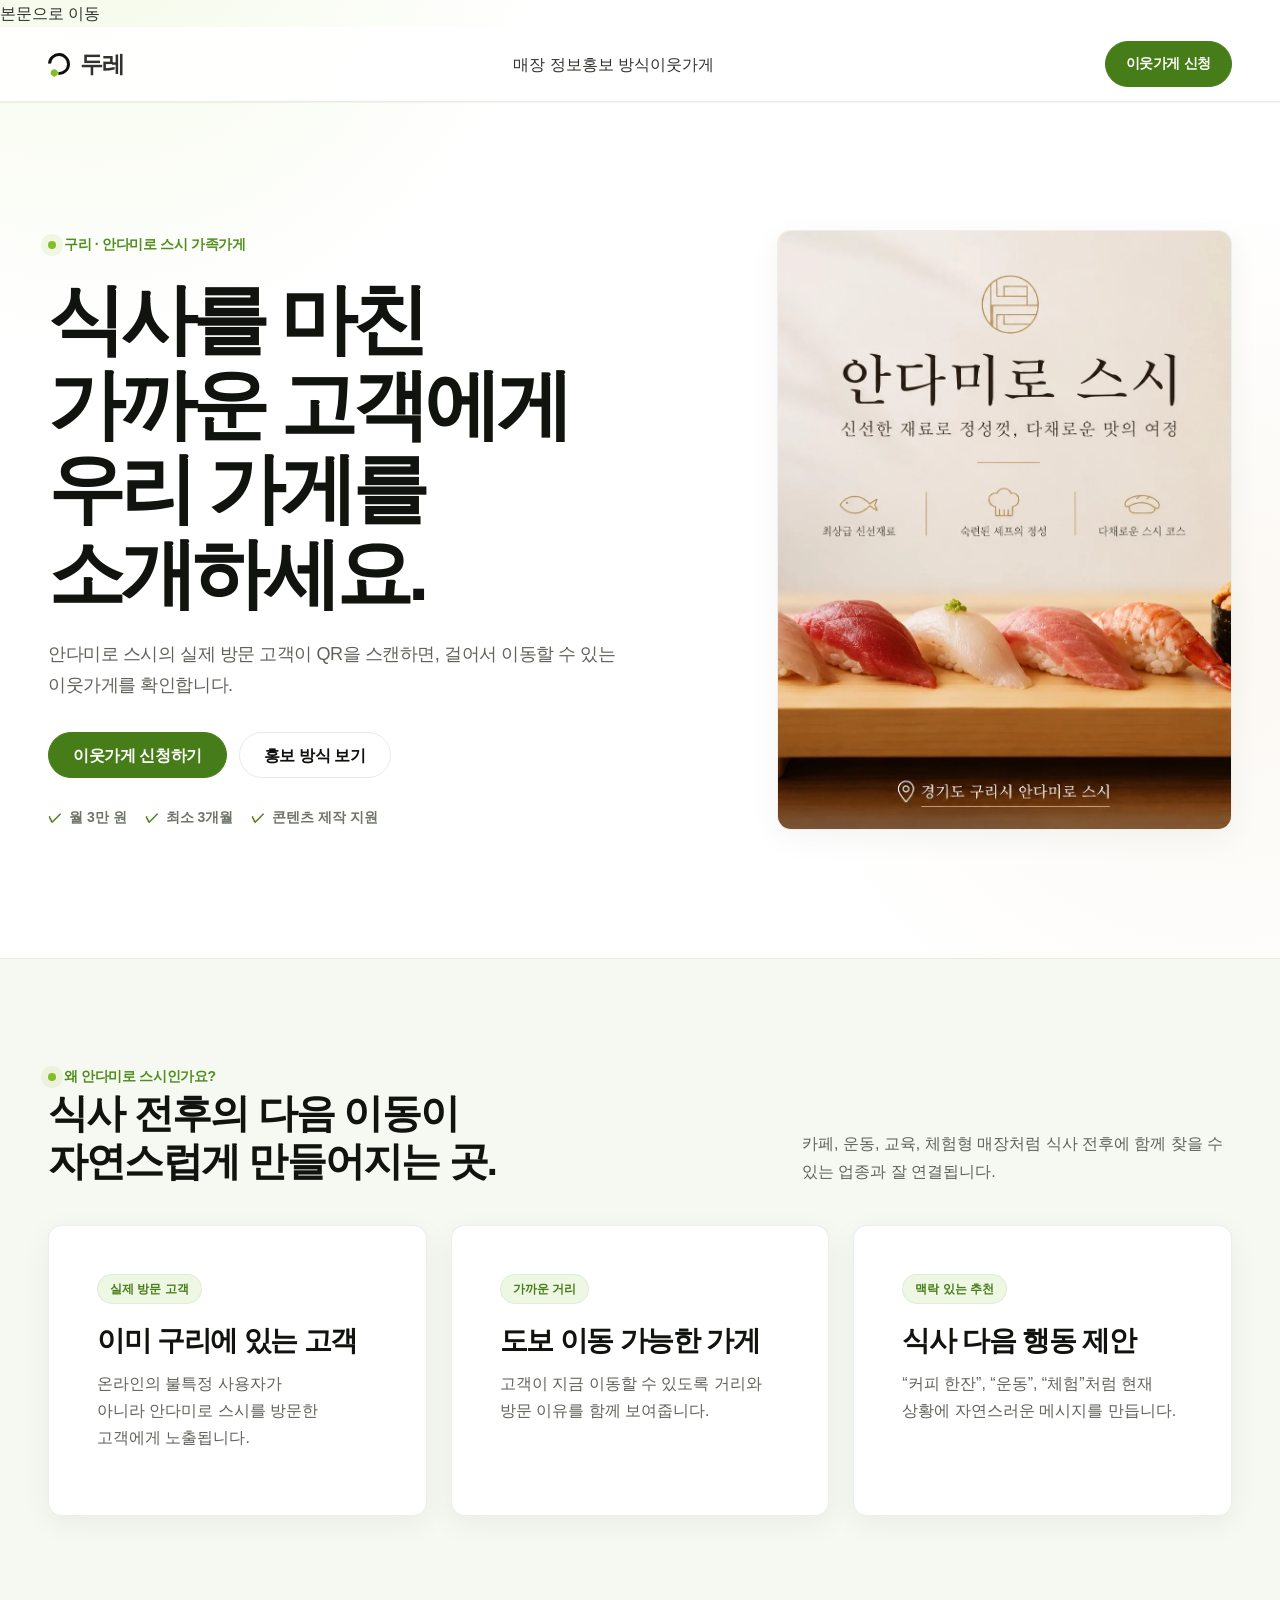
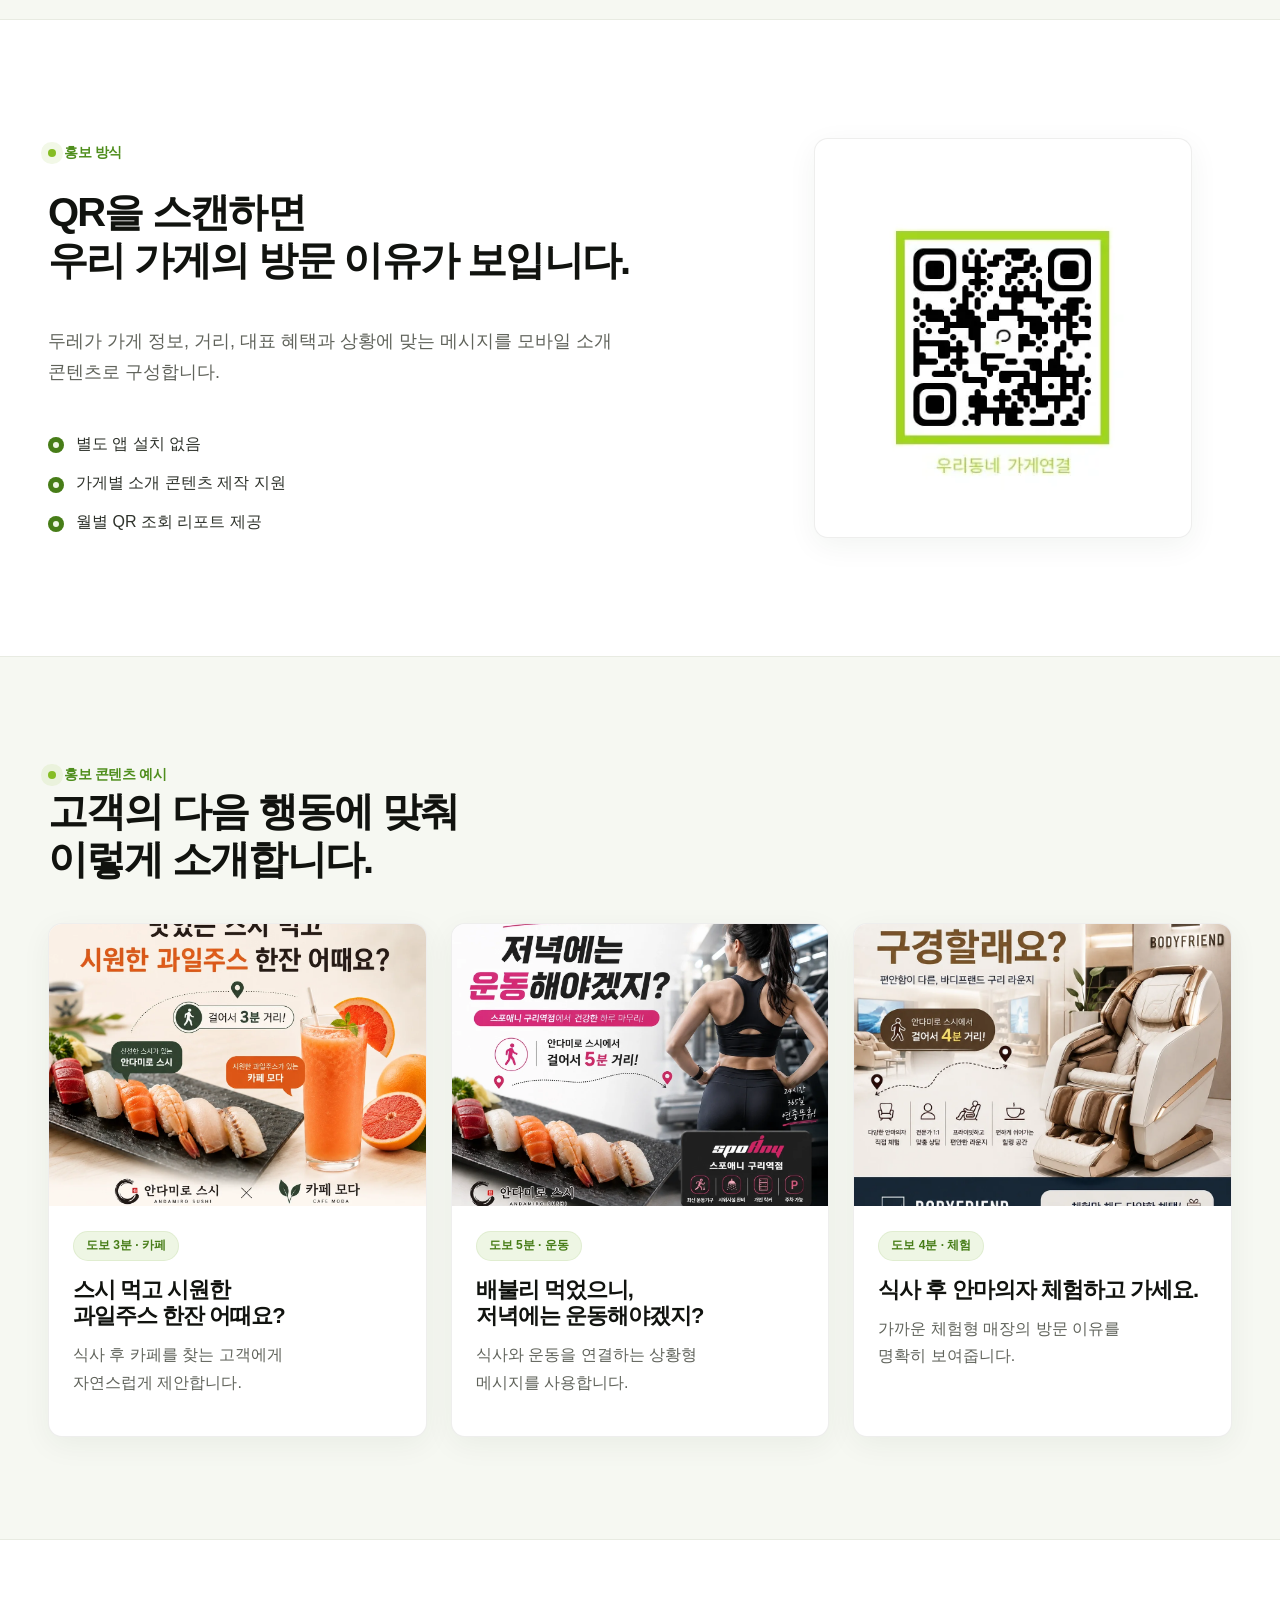
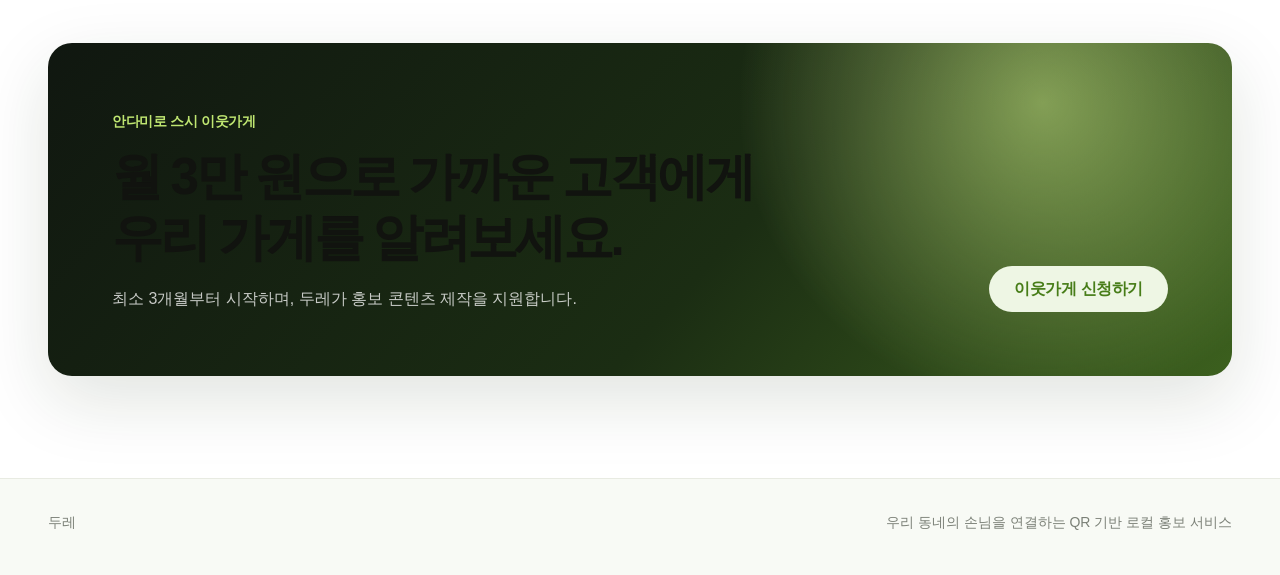
<file: stores/andamiro/index.html>
<!DOCTYPE html>

<html data-dure-version="1.0.0" lang="ko">
<head>
<meta charset="utf-8"/>
<meta content="width=device-width, initial-scale=1" name="viewport"/>
<meta content="#ffffff" name="theme-color"/>
<title>안다미로 스시 이웃가게 홍보 | 월 3만 원 로컬 광고</title>
<link href="../../assets/css/tokens.css" rel="stylesheet"/><link href="../../assets/css/base.css" rel="stylesheet"/><link href="../../assets/css/components.css" rel="stylesheet"/><link href="../../assets/css/layout.css" rel="stylesheet"/><link href="../../assets/css/forms.css" rel="stylesheet"/><link href="../../assets/css/states.css" rel="stylesheet"/><link href="../../assets/css/polish.css" rel="stylesheet"/><link href="../../assets/css/cro.css" rel="stylesheet"/><link href="../../assets/css/pages/andamiro.css" rel="stylesheet"/><meta content="안다미로 스시의 실제 방문 고객에게 우리 가게를 소개하는 두레 이웃가게 홍보 방식과 콘텐츠 예시를 확인하세요." name="description"/><meta content="index,follow,max-image-preview:large,max-snippet:-1,max-video-preview:-1" name="robots"/><meta content="index,follow,max-image-preview:large,max-snippet:-1,max-video-preview:-1" name="googlebot"/><meta content="ko_KR" property="og:locale"/><meta content="website" property="og:type"/><meta content="두레" property="og:site_name"/><meta content="안다미로 스시 이웃가게 홍보 | 월 3만 원 로컬 광고" property="og:title"/><meta content="안다미로 스시의 실제 방문 고객에게 우리 가게를 소개하는 두레 이웃가게 홍보 방식과 콘텐츠 예시를 확인하세요." property="og:description"/><meta content="https://duresupport-ux.github.io/dure-website/stores/andamiro/" property="og:url"/><meta content="https://duresupport-ux.github.io/dure-website/assets/images/og-dure.webp" property="og:image"/><meta content="1200" property="og:image:width"/><meta content="630" property="og:image:height"/><meta content="두레 로컬 상호 홍보 서비스" property="og:image:alt"/><meta content="summary_large_image" name="twitter:card"/><meta content="안다미로 스시 이웃가게 홍보 | 월 3만 원 로컬 광고" name="twitter:title"/><meta content="안다미로 스시의 실제 방문 고객에게 우리 가게를 소개하는 두레 이웃가게 홍보 방식과 콘텐츠 예시를 확인하세요." name="twitter:description"/><meta content="https://duresupport-ux.github.io/dure-website/assets/images/og-dure.webp" name="twitter:image"/><link href="https://duresupport-ux.github.io/dure-website/stores/andamiro/" rel="canonical"/><link href="https://duresupport-ux.github.io/dure-website/assets/images/favicon-32.png" rel="icon" sizes="32x32" type="image/png"/><link href="https://duresupport-ux.github.io/dure-website/assets/images/apple-touch-icon.png" rel="apple-touch-icon" sizes="180x180"/><link href="https://duresupport-ux.github.io/dure-website/site.webmanifest" rel="manifest"/><script type="application/ld+json">{
  "@context": "https://schema.org",
  "@graph": [
    {
      "@type": "Organization",
      "@id": "https://duresupport-ux.github.io/dure-website/#organization",
      "name": "두레",
      "alternateName": "DURE",
      "url": "https://duresupport-ux.github.io/dure-website/",
      "logo": "https://duresupport-ux.github.io/dure-website/assets/images/favicon-512.png",
      "description": "지역 내 오프라인 가게들이 QR을 통해 서로를 홍보하고 함께 성장하도록 연결하는 로컬 상호 홍보 서비스"
    },
    {
      "@type": "WebSite",
      "@id": "https://duresupport-ux.github.io/dure-website/#website",
      "url": "https://duresupport-ux.github.io/dure-website/",
      "name": "두레",
      "inLanguage": "ko-KR",
      "publisher": {
        "@id": "https://duresupport-ux.github.io/dure-website/#organization"
      }
    },
    {
      "@type": "WebPage",
      "@id": "https://duresupport-ux.github.io/dure-website/stores/andamiro/#webpage",
      "url": "https://duresupport-ux.github.io/dure-website/stores/andamiro/",
      "name": "안다미로 스시 이웃가게 홍보 | 두레",
      "description": "구리 안다미로 스시의 실제 방문 고객에게 우리 가게를 소개하는 두레 이웃가게 홍보 방식과 신청 정보를 확인하세요.",
      "inLanguage": "ko-KR",
      "isPartOf": {
        "@id": "https://duresupport-ux.github.io/dure-website/#website"
      },
      "about": {
        "@id": "https://duresupport-ux.github.io/dure-website/#organization"
      }
    },
    {
      "@type": "Restaurant",
      "@id": "https://duresupport-ux.github.io/dure-website/stores/andamiro/#business",
      "name": "안다미로 스시",
      "description": "두레 가족가게 안다미로 스시",
      "url": "https://duresupport-ux.github.io/dure-website/stores/andamiro/",
      "address": {
        "@type": "PostalAddress",
        "addressLocality": "구리시",
        "addressRegion": "경기도",
        "addressCountry": "KR"
      }
    }
  ]
}</script></head>
<body class="page-andamiro page-cro">
<a class="skip" href="#content">본문으로 이동</a>
<dure-header data-variant="andamiro"></dure-header>
<main id="content">
<section class="dure-section dure-section--hero cro-hero" id="top">
<div class="dure-container dure-hero">
<div class="dure-hero__content">
<span class="dure-eyebrow">구리 · 안다미로 스시 가족가게</span>
<h1 class="dure-display">식사를 마친 가까운 고객에게<br/>우리 가게를 소개하세요.</h1>
<p class="dure-hero__lead">안다미로 스시의 실제 방문 고객이 QR을 스캔하면, 걸어서 이동할 수 있는 이웃가게를 확인합니다.</p>
<div class="dure-hero__actions">
<a class="dure-button dure-button--primary dure-button--lg" href="https://zzznly.notion.site/36b25bad8e4780ad955bcf541b3407ee?pvs=21" rel="noopener noreferrer" target="_blank">이웃가게 신청하기</a>
<a class="dure-button dure-button--secondary dure-button--lg" href="#promotion">홍보 방식 보기</a>
</div>
<div class="cro-trust-inline"><span>월 3만 원</span><span>최소 3개월</span><span>콘텐츠 제작 지원</span></div>
</div>
<aside class="dure-media cro-hero__media"><img alt="안다미로 스시 대표 메뉴와 매장 이미지" decoding="async" fetchpriority="high" loading="eager" src="../../assets/images/andamiro-01-da81d201e4ac.webp"/></aside>
</div>
</section>
<section class="dure-section dure-section--soft dure-section--bordered" id="store">
<div class="dure-container dure-section-head">
<div class="dure-section-head__copy"><span class="dure-eyebrow">왜 안다미로 스시인가요?</span><h2 class="dure-heading-2">식사 전후의 다음 이동이<br/>자연스럽게 만들어지는 곳.</h2></div>
<p class="dure-section-head__description">카페, 운동, 교육, 체험형 매장처럼 식사 전후에 함께 찾을 수 있는 업종과 잘 연결됩니다.</p>
</div>
<div class="dure-container dure-grid dure-grid--3 cro-benefit-grid">
<article class="dure-card dure-card--padded"><span class="dure-badge">실제 방문 고객</span><h3 class="dure-heading-3">이미 구리에 있는 고객</h3><p class="dure-body">온라인의 불특정 사용자가 아니라 안다미로 스시를 방문한 고객에게 노출됩니다.</p></article>
<article class="dure-card dure-card--padded"><span class="dure-badge">가까운 거리</span><h3 class="dure-heading-3">도보 이동 가능한 가게</h3><p class="dure-body">고객이 지금 이동할 수 있도록 거리와 방문 이유를 함께 보여줍니다.</p></article>
<article class="dure-card dure-card--padded"><span class="dure-badge">맥락 있는 추천</span><h3 class="dure-heading-3">식사 다음 행동 제안</h3><p class="dure-body">“커피 한잔”, “운동”, “체험”처럼 현재 상황에 자연스러운 메시지를 만듭니다.</p></article>
</div>
</section>
<section class="dure-section" id="promotion">
<div class="dure-container dure-split cro-story">
<div class="dure-stack dure-stack--6">
<span class="dure-eyebrow">홍보 방식</span>
<h2 class="dure-heading-2">QR을 스캔하면<br/>우리 가게의 방문 이유가 보입니다.</h2>
<p class="dure-body-lg">두레가 가게 정보, 거리, 대표 혜택과 상황에 맞는 메시지를 모바일 소개 콘텐츠로 구성합니다.</p>
<ul class="cro-check-list"><li>별도 앱 설치 없음</li><li>가게별 소개 콘텐츠 제작 지원</li><li>월별 QR 조회 리포트 제공</li></ul>
</div>
<figure class="dure-media cro-qr-media"><img alt="안다미로 스시 매장에 설치되는 두레 QR 예시" decoding="async" loading="lazy" src="../../assets/images/andamiro-03-8d00b7edf5a0.webp"/></figure>
</div>
</section>
<section class="dure-section dure-section--soft dure-section--bordered" id="neighbors">
<div class="dure-container dure-section-head">
<div class="dure-section-head__copy"><span class="dure-eyebrow">홍보 콘텐츠 예시</span><h2 class="dure-heading-2">고객의 다음 행동에 맞춰<br/>이렇게 소개합니다.</h2></div>
</div>
<div class="dure-container dure-grid dure-grid--3 cro-neighbor-examples">
<article class="dure-card"><figure><img alt="안다미로 스시 고객에게 카페 모다를 소개하는 콘텐츠" decoding="async" loading="lazy" src="../../assets/images/andamiro-04-8e7082d8c234.webp"/></figure><div><span class="dure-badge">도보 3분 · 카페</span><h3 class="dure-heading-3">스시 먹고 시원한 과일주스 한잔 어때요?</h3><p class="dure-body">식사 후 카페를 찾는 고객에게 자연스럽게 제안합니다.</p></div></article>
<article class="dure-card"><figure><img alt="안다미로 스시 고객에게 스포애니 구리역점을 소개하는 콘텐츠" decoding="async" loading="lazy" src="../../assets/images/andamiro-05-f3d035ed72a5.webp"/></figure><div><span class="dure-badge">도보 5분 · 운동</span><h3 class="dure-heading-3">배불리 먹었으니, 저녁에는 운동해야겠지?</h3><p class="dure-body">식사와 운동을 연결하는 상황형 메시지를 사용합니다.</p></div></article>
<article class="dure-card"><figure><img alt="안다미로 스시 고객에게 바디프랜드 구리 라운지를 소개하는 콘텐츠" decoding="async" loading="lazy" src="../../assets/images/andamiro-06-78f95955811e.webp"/></figure><div><span class="dure-badge">도보 4분 · 체험</span><h3 class="dure-heading-3">식사 후 안마의자 체험하고 가세요.</h3><p class="dure-body">가까운 체험형 매장의 방문 이유를 명확히 보여줍니다.</p></div></article>
</div>
</section>
<section class="dure-section dure-section--compact" id="apply">
<div class="dure-container dure-cta">
<div><span class="dure-cta__label">안다미로 스시 이웃가게</span><h2 class="dure-cta__title">월 3만 원으로 가까운 고객에게 우리 가게를 알려보세요.</h2><p class="dure-cta__description">최소 3개월부터 시작하며, 두레가 홍보 콘텐츠 제작을 지원합니다.</p></div>
<div class="dure-cta__actions"><a class="dure-button dure-button--soft dure-button--lg" href="https://zzznly.notion.site/36b25bad8e4780ad955bcf541b3407ee?pvs=21" rel="noopener noreferrer" target="_blank">이웃가게 신청하기</a></div>
</div>
</section>
</main>
<dure-footer data-variant="andamiro"></dure-footer>
<script>
    const observer = new IntersectionObserver((entries) => {
      entries.forEach((entry) => {
        if (entry.isIntersecting) {
          entry.target.classList.add('is-visible');
          observer.unobserve(entry.target);
        }
      });
    }, { threshold: 0.12 });
    document.querySelectorAll('.reveal').forEach((el) => observer.observe(el));
  </script>
<script defer="True" src="../../assets/js/components.js"></script><script defer="True" src="../../assets/js/common.js"></script></body>
</html>
</file>
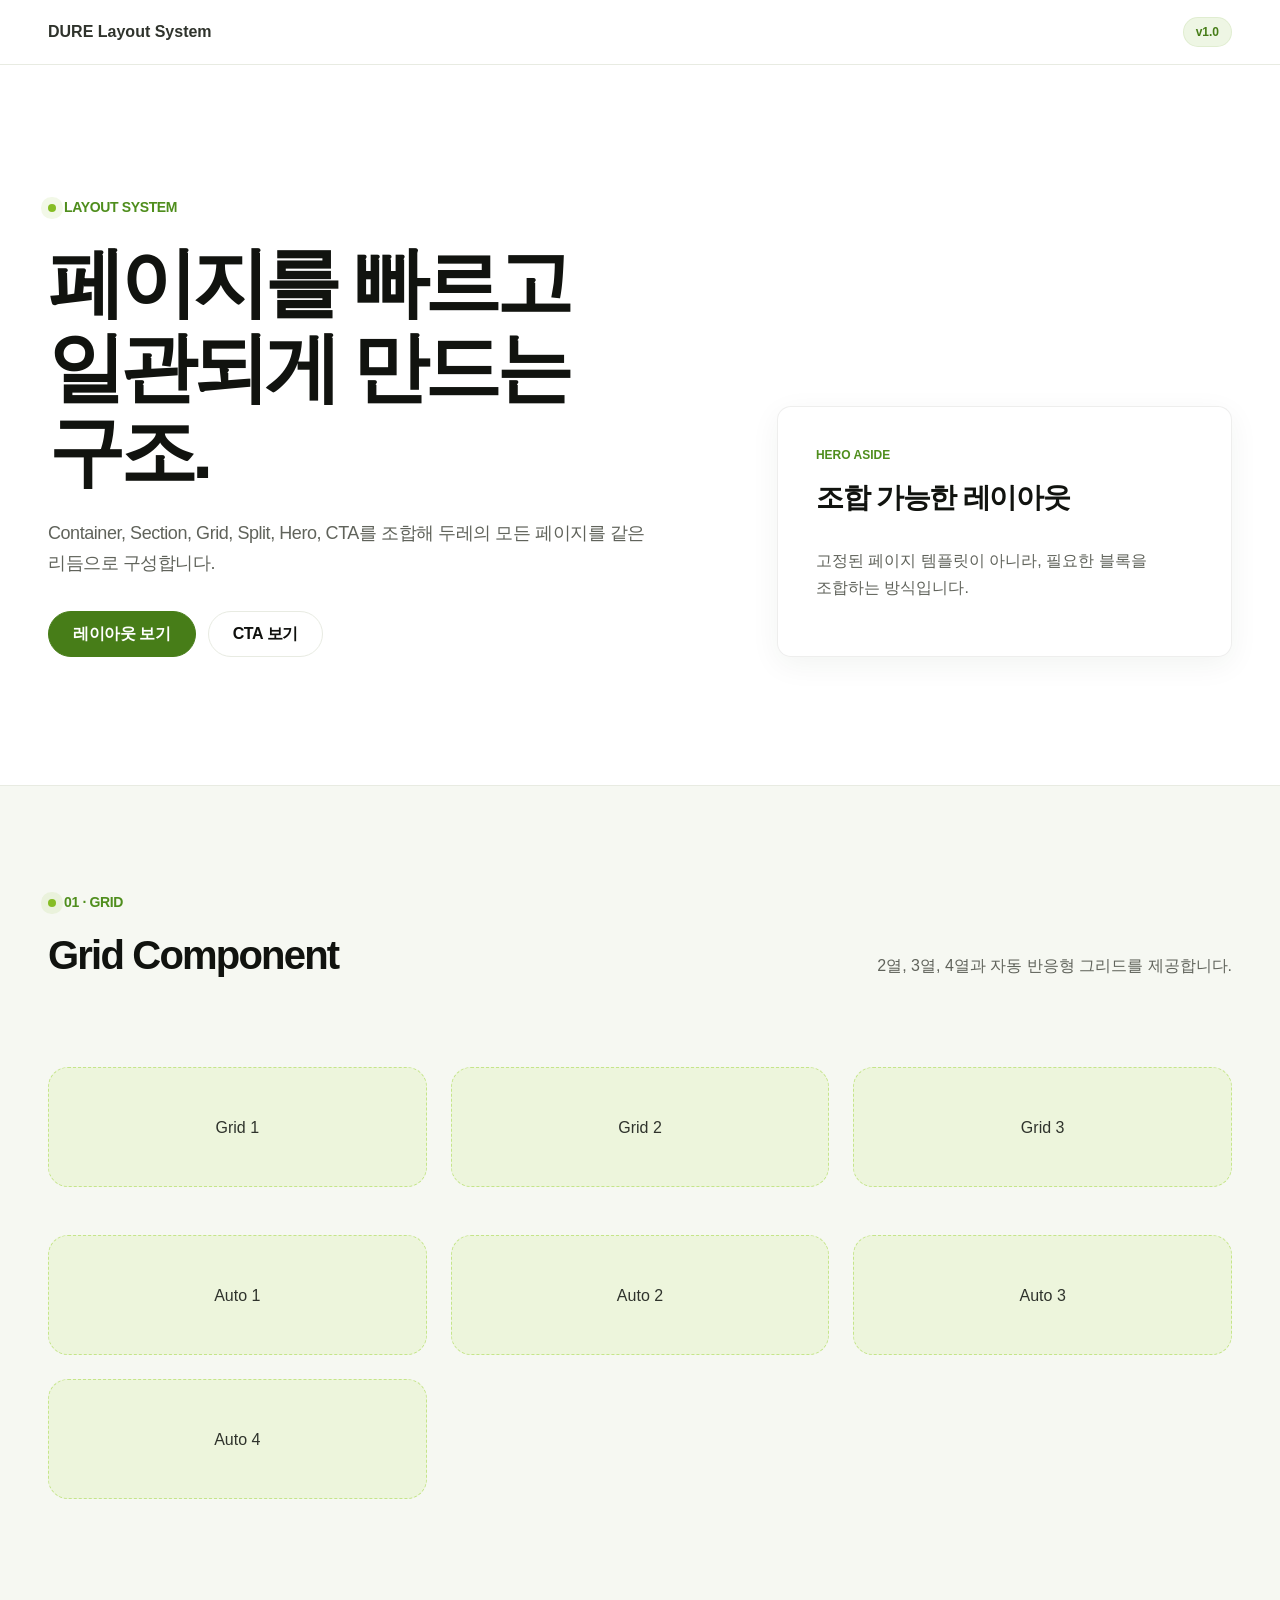
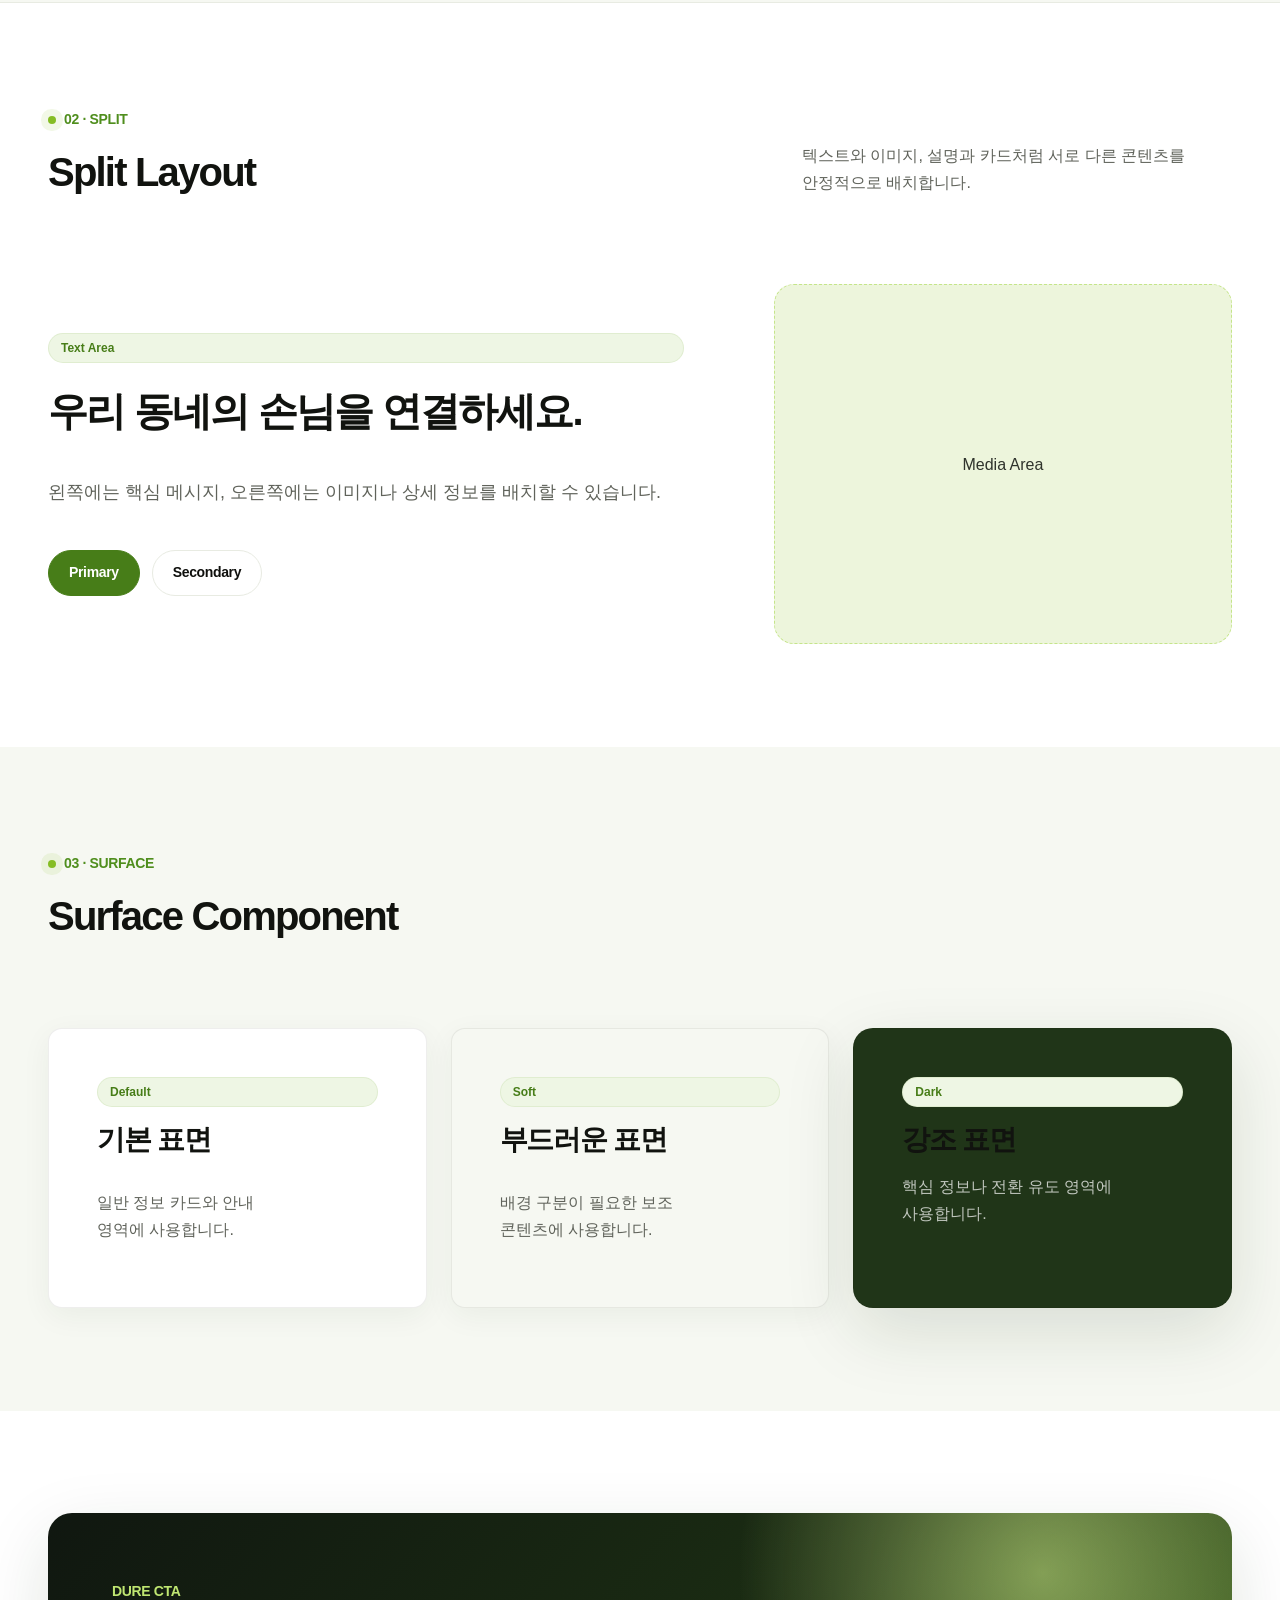
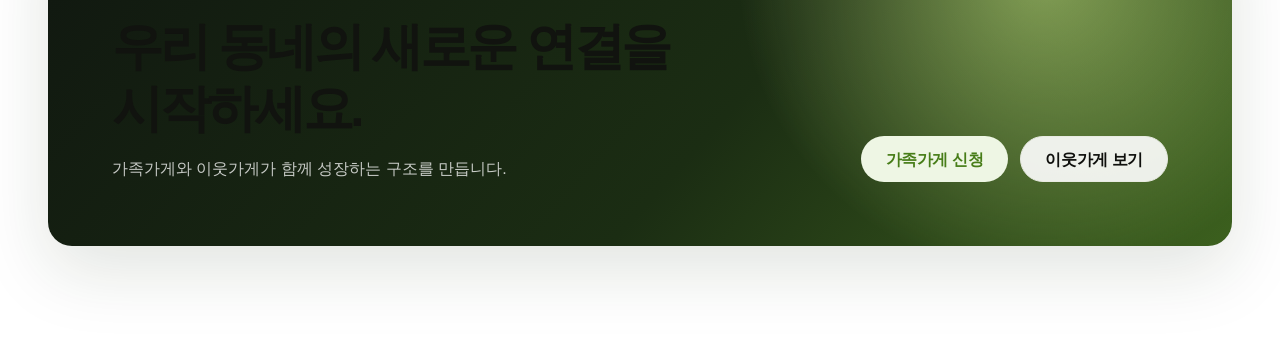
<file: layout-system.html>
<!DOCTYPE html>

<html lang="ko">
<head>
<meta charset="utf-8"/>
<meta content="width=device-width, initial-scale=1" name="viewport"/>
<title>DURE Layout Component System</title>
<link href="./assets/css/tokens.css" rel="stylesheet"/>
<link href="./assets/css/base.css" rel="stylesheet"/>
<link href="./assets/css/components.css" rel="stylesheet"/>
<link href="./assets/css/layout.css" rel="stylesheet"/><link href="./assets/css/forms.css" rel="stylesheet"/><link href="./assets/css/states.css" rel="stylesheet"/><link href="./assets/css/polish.css" rel="stylesheet"/>
<style>
    .demo-label { color: var(--color-primary); font-size: 12px; font-weight: 800; }
    .demo-box { min-height: 120px; display:grid; place-items:center; border:1px dashed var(--dure-green-300); border-radius:var(--radius-md); background:var(--color-primary-soft); }
    .demo-nav { position:sticky; top:0; z-index:50; background:rgba(255,255,255,.92); border-bottom:1px solid var(--color-border); backdrop-filter:blur(12px); }
    .demo-nav__inner { min-height:64px; display:flex; align-items:center; justify-content:space-between; gap:16px; }
  </style>
<meta content="noindex,nofollow" name="robots"/></head>
<body>
<div class="demo-nav">
<div class="dure-container demo-nav__inner">
<strong>DURE Layout System</strong>
<span class="dure-badge">v1.0</span>
</div>
</div>
<main>
<section class="dure-section dure-section--hero">
<div class="dure-container dure-hero">
<div class="dure-hero__content">
<span class="dure-eyebrow">LAYOUT SYSTEM</span>
<h1 class="dure-display">페이지를 빠르고<br/>일관되게 만드는 구조.</h1>
<p class="dure-hero__lead">
            Container, Section, Grid, Split, Hero, CTA를 조합해 두레의 모든 페이지를 같은 리듬으로 구성합니다.
          </p>
<div class="dure-hero__actions">
<a class="dure-button dure-button--primary dure-button--lg" href="#layouts">레이아웃 보기</a>
<a class="dure-button dure-button--secondary dure-button--lg" href="#cta">CTA 보기</a>
</div>
</div>
<aside class="dure-hero__aside dure-stack dure-stack--4">
<span class="demo-label">HERO ASIDE</span>
<h2 class="dure-heading-3">조합 가능한 레이아웃</h2>
<p class="dure-body">고정된 페이지 템플릿이 아니라, 필요한 블록을 조합하는 방식입니다.</p>
</aside>
</div>
</section>
<section class="dure-section dure-section--soft dure-section--bordered" id="layouts">
<div class="dure-container dure-stack dure-stack--12">
<div class="dure-section-head">
<div class="dure-section-head__copy">
<span class="dure-eyebrow">01 · GRID</span>
<h2 class="dure-heading-2" style="margin-top:16px">Grid Component</h2>
</div>
<p class="dure-section-head__description">2열, 3열, 4열과 자동 반응형 그리드를 제공합니다.</p>
</div>
<div class="dure-grid dure-grid--3">
<div class="demo-box">Grid 1</div>
<div class="demo-box">Grid 2</div>
<div class="demo-box">Grid 3</div>
</div>
<div class="dure-grid dure-grid--auto-md">
<div class="demo-box">Auto 1</div>
<div class="demo-box">Auto 2</div>
<div class="demo-box">Auto 3</div>
<div class="demo-box">Auto 4</div>
</div>
</div>
</section>
<section class="dure-section">
<div class="dure-container dure-stack dure-stack--12">
<div class="dure-section-head">
<div class="dure-section-head__copy">
<span class="dure-eyebrow">02 · SPLIT</span>
<h2 class="dure-heading-2" style="margin-top:16px">Split Layout</h2>
</div>
<p class="dure-section-head__description">텍스트와 이미지, 설명과 카드처럼 서로 다른 콘텐츠를 안정적으로 배치합니다.</p>
</div>
<div class="dure-split">
<div class="dure-stack dure-stack--6">
<span class="dure-badge">Text Area</span>
<h3 class="dure-heading-2">우리 동네의 손님을 연결하세요.</h3>
<p class="dure-body-lg">왼쪽에는 핵심 메시지, 오른쪽에는 이미지나 상세 정보를 배치할 수 있습니다.</p>
<div class="dure-inline dure-inline--3">
<a class="dure-button dure-button--primary" href="#">Primary</a>
<a class="dure-button dure-button--secondary" href="#">Secondary</a>
</div>
</div>
<div class="demo-box" style="min-height:360px">Media Area</div>
</div>
</div>
</section>
<section class="dure-section dure-section--soft">
<div class="dure-container dure-stack dure-stack--12">
<div class="dure-section-head">
<div class="dure-section-head__copy">
<span class="dure-eyebrow">03 · SURFACE</span>
<h2 class="dure-heading-2" style="margin-top:16px">Surface Component</h2>
</div>
</div>
<div class="dure-grid dure-grid--3">
<article class="dure-surface dure-stack dure-stack--4">
<span class="dure-badge">Default</span>
<h3 class="dure-heading-3">기본 표면</h3>
<p class="dure-body">일반 정보 카드와 안내 영역에 사용합니다.</p>
</article>
<article class="dure-surface dure-surface--soft dure-stack dure-stack--4">
<span class="dure-badge">Soft</span>
<h3 class="dure-heading-3">부드러운 표면</h3>
<p class="dure-body">배경 구분이 필요한 보조 콘텐츠에 사용합니다.</p>
</article>
<article class="dure-surface dure-surface--dark dure-stack dure-stack--4">
<span class="dure-badge">Dark</span>
<h3 class="dure-heading-3">강조 표면</h3>
<p style="color:rgba(255,255,255,.72);margin:0">핵심 정보나 전환 유도 영역에 사용합니다.</p>
</article>
</div>
</div>
</section>
<section class="dure-section" id="cta">
<div class="dure-container dure-stack dure-stack--12">
<div class="dure-cta">
<div>
<span class="dure-cta__label">DURE CTA</span>
<h2 class="dure-cta__title">우리 동네의 새로운 연결을 시작하세요.</h2>
<p class="dure-cta__description">가족가게와 이웃가게가 함께 성장하는 구조를 만듭니다.</p>
</div>
<div class="dure-cta__actions">
<a class="dure-button dure-button--soft dure-button--lg" href="#">가족가게 신청</a>
<a class="dure-button dure-button--secondary dure-button--lg" href="#">이웃가게 보기</a>
</div>
</div>
</div>
</section>
</main>
</body>
</html>
</file>
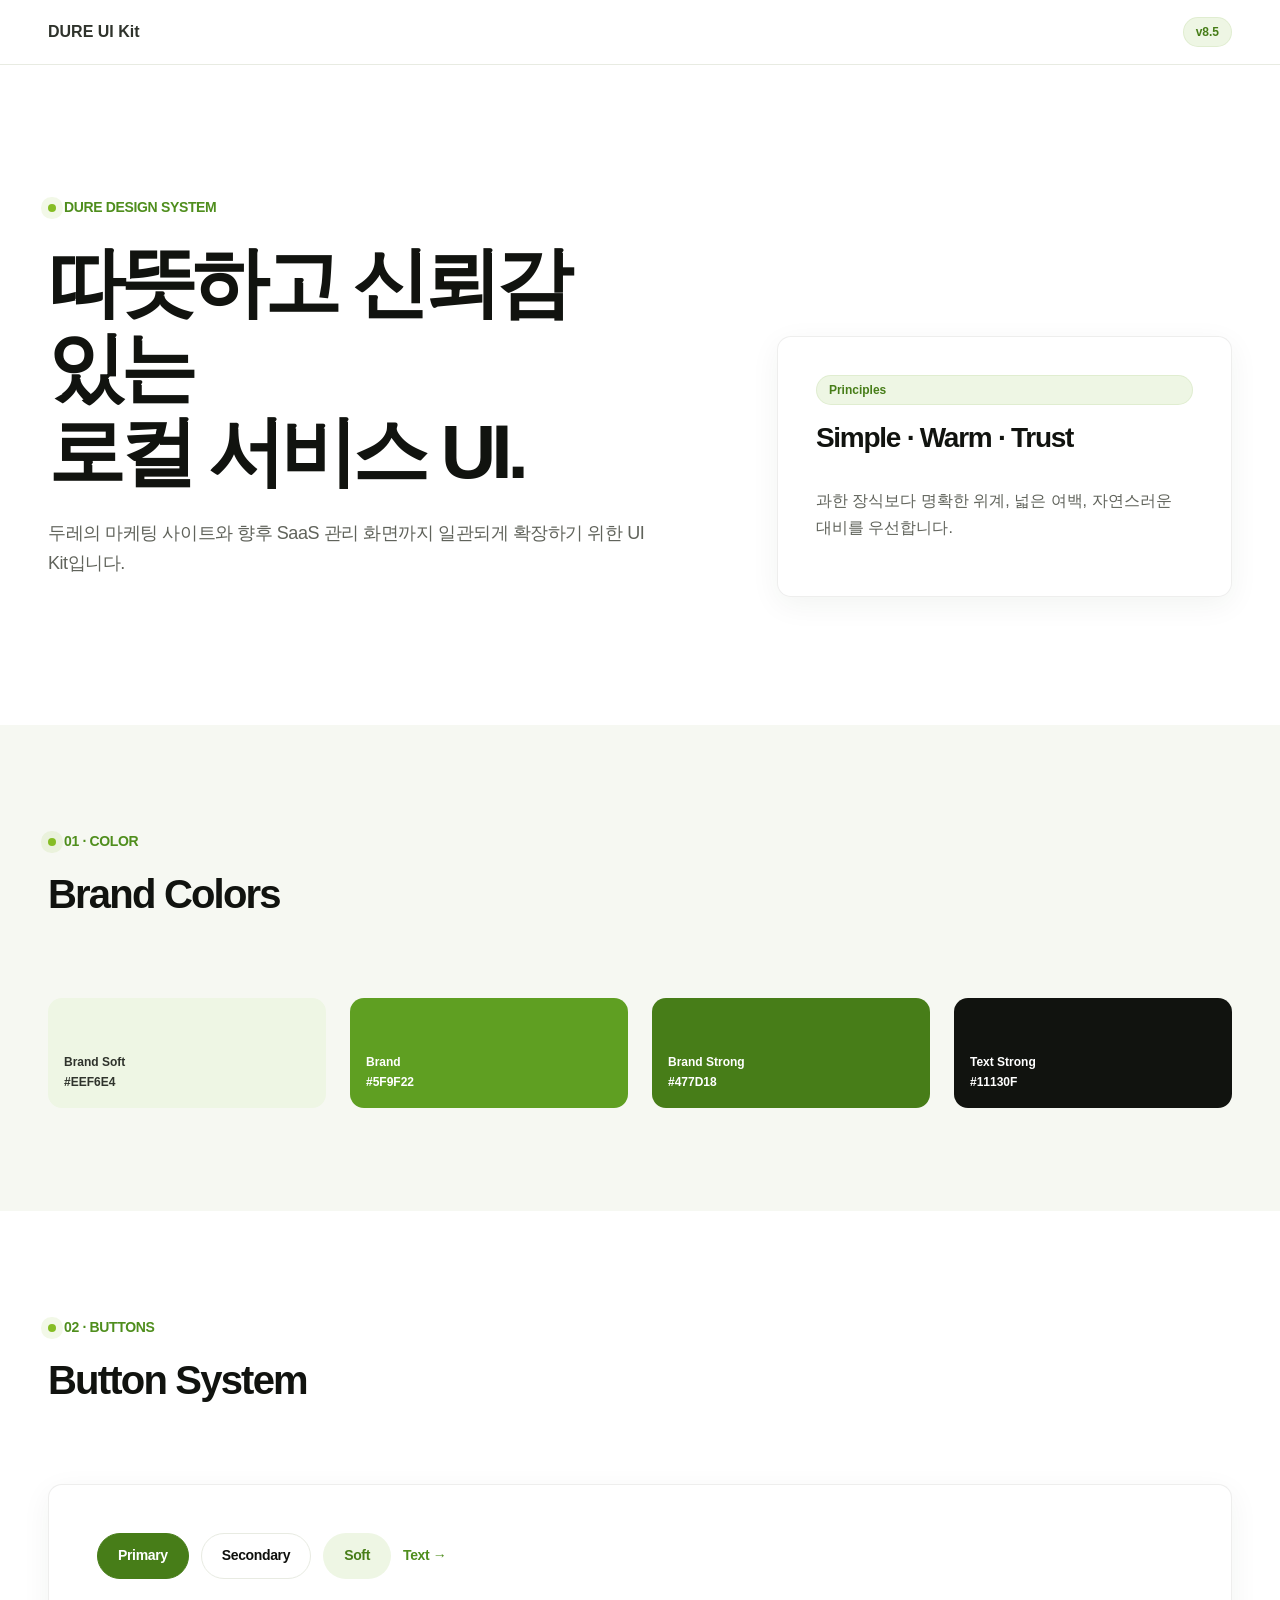
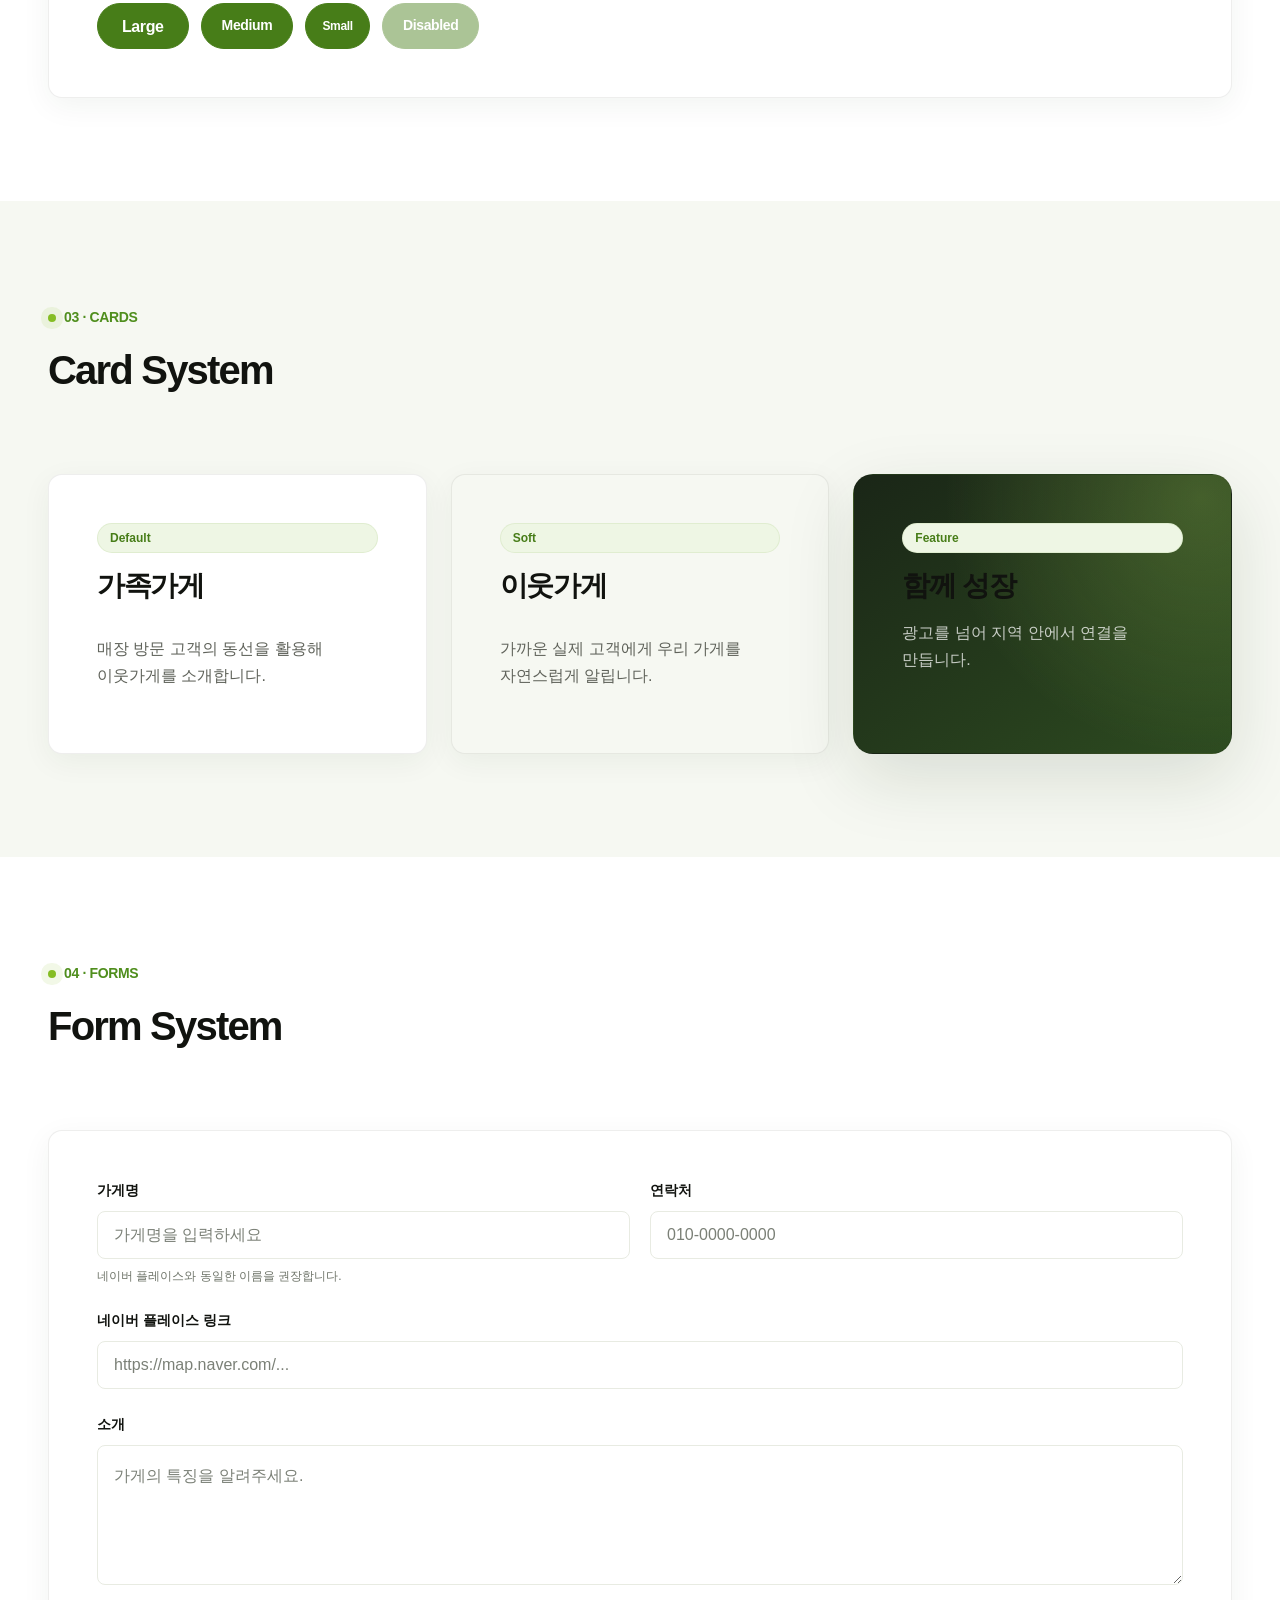
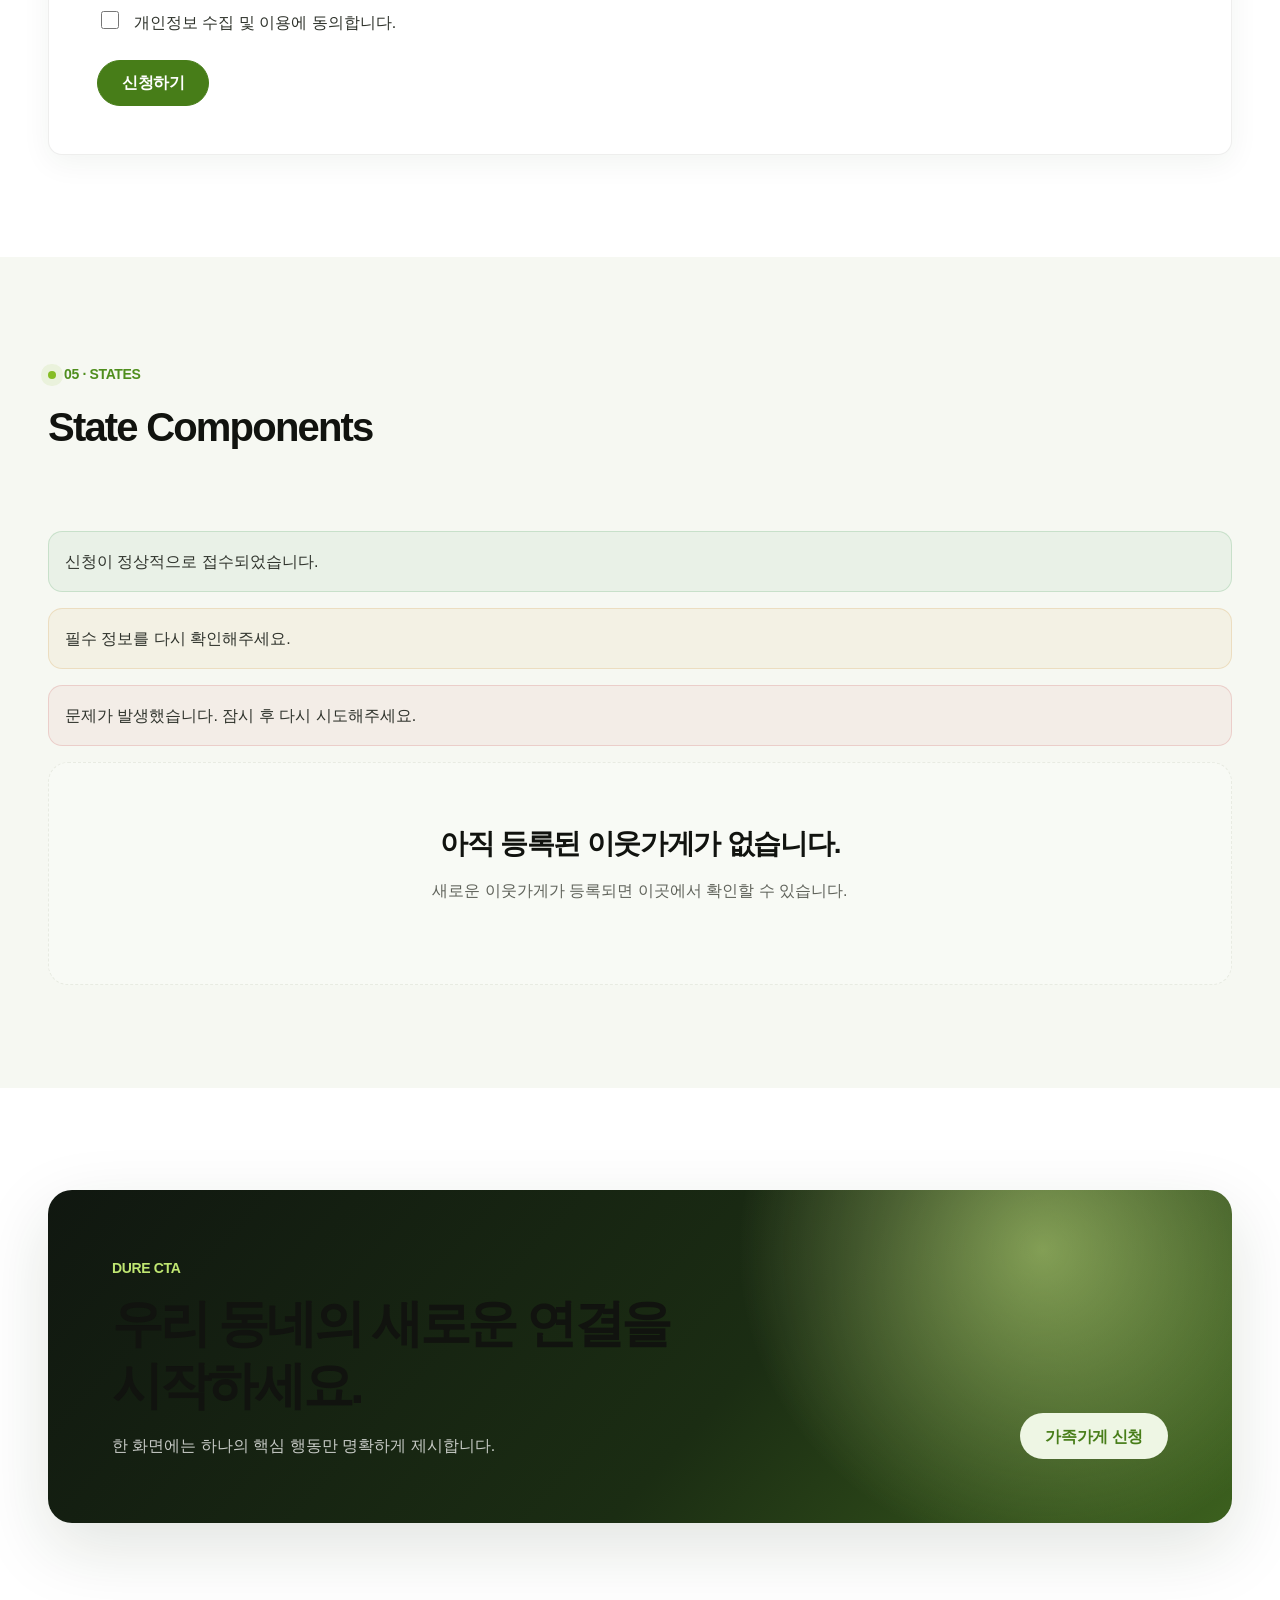
<file: ui-kit.html>
<!doctype html>
<html lang="ko">
<head>
  <meta charset="utf-8">
  <meta name="viewport" content="width=device-width, initial-scale=1">
  <meta name="robots" content="noindex,nofollow">
  <title>DURE UI Kit v8.5</title>
  <link rel="stylesheet" href="./assets/css/tokens.css">
  <link rel="stylesheet" href="./assets/css/base.css">
  <link rel="stylesheet" href="./assets/css/components.css">
  <link rel="stylesheet" href="./assets/css/layout.css">
  <link rel="stylesheet" href="./assets/css/forms.css">
  <link rel="stylesheet" href="./assets/css/states.css">
  <link rel="stylesheet" href="./assets/css/polish.css">
  <style>
    .kit-nav { position:sticky; top:0; z-index:50; border-bottom:1px solid var(--color-border); background:rgba(255,255,255,.92); backdrop-filter:blur(14px); }
    .kit-nav__inner { min-height:64px; display:flex; align-items:center; justify-content:space-between; gap:16px; }
    .kit-swatch { min-height:110px; border-radius:var(--radius-card); padding:16px; display:flex; align-items:end; font-size:12px; font-weight:700; }
  </style>
</head>
<body>
  <header class="kit-nav">
    <div class="dure-container kit-nav__inner">
      <strong>DURE UI Kit</strong>
      <span class="dure-badge">v8.5</span>
    </div>
  </header>

  <main>
    <section class="dure-section dure-section--hero">
      <div class="dure-container dure-hero">
        <div class="dure-hero__content">
          <span class="dure-eyebrow">DURE DESIGN SYSTEM</span>
          <h1 class="dure-display">따뜻하고 신뢰감 있는<br>로컬 서비스 UI.</h1>
          <p class="dure-hero__lead">두레의 마케팅 사이트와 향후 SaaS 관리 화면까지 일관되게 확장하기 위한 UI Kit입니다.</p>
        </div>
        <aside class="dure-hero__aside dure-stack dure-stack--4">
          <span class="dure-badge">Principles</span>
          <h2 class="dure-heading-3">Simple · Warm · Trust</h2>
          <p class="dure-body">과한 장식보다 명확한 위계, 넓은 여백, 자연스러운 대비를 우선합니다.</p>
        </aside>
      </div>
    </section>

    <section class="dure-section dure-section--soft">
      <div class="dure-container dure-stack dure-stack--10">
        <div class="dure-section-head">
          <div class="dure-section-head__copy">
            <span class="dure-eyebrow">01 · COLOR</span>
            <h2 class="dure-heading-2" style="margin-top:16px">Brand Colors</h2>
          </div>
        </div>
        <div class="dure-grid dure-grid--4">
          <div class="kit-swatch" style="background:#eef6e4">Brand Soft<br>#EEF6E4</div>
          <div class="kit-swatch" style="background:#5f9f22;color:white">Brand<br>#5F9F22</div>
          <div class="kit-swatch" style="background:#477d18;color:white">Brand Strong<br>#477D18</div>
          <div class="kit-swatch" style="background:#11130f;color:white">Text Strong<br>#11130F</div>
        </div>
      </div>
    </section>

    <section class="dure-section">
      <div class="dure-container dure-stack dure-stack--10">
        <div class="dure-section-head">
          <div class="dure-section-head__copy">
            <span class="dure-eyebrow">02 · BUTTONS</span>
            <h2 class="dure-heading-2" style="margin-top:16px">Button System</h2>
          </div>
        </div>
        <div class="dure-surface dure-stack dure-stack--6">
          <div class="dure-inline dure-inline--3">
            <button class="dure-button dure-button--primary">Primary</button>
            <button class="dure-button dure-button--secondary">Secondary</button>
            <button class="dure-button dure-button--soft">Soft</button>
            <button class="dure-button dure-button--text">Text →</button>
          </div>
          <div class="dure-inline dure-inline--3">
            <button class="dure-button dure-button--primary dure-button--lg">Large</button>
            <button class="dure-button dure-button--primary">Medium</button>
            <button class="dure-button dure-button--primary dure-button--sm">Small</button>
            <button class="dure-button dure-button--primary" disabled>Disabled</button>
          </div>
        </div>
      </div>
    </section>

    <section class="dure-section dure-section--soft">
      <div class="dure-container dure-stack dure-stack--10">
        <div class="dure-section-head">
          <div class="dure-section-head__copy">
            <span class="dure-eyebrow">03 · CARDS</span>
            <h2 class="dure-heading-2" style="margin-top:16px">Card System</h2>
          </div>
        </div>
        <div class="dure-grid dure-grid--3">
          <article class="dure-card dure-card--padded dure-stack dure-stack--4">
            <span class="dure-badge">Default</span>
            <h3 class="dure-heading-3">가족가게</h3>
            <p class="dure-body">매장 방문 고객의 동선을 활용해 이웃가게를 소개합니다.</p>
          </article>
          <article class="dure-card dure-card--soft dure-card--padded dure-stack dure-stack--4">
            <span class="dure-badge">Soft</span>
            <h3 class="dure-heading-3">이웃가게</h3>
            <p class="dure-body">가까운 실제 고객에게 우리 가게를 자연스럽게 알립니다.</p>
          </article>
          <article class="dure-card dure-card--feature dure-card--padded dure-stack dure-stack--4">
            <span class="dure-badge">Feature</span>
            <h3 class="dure-heading-3">함께 성장</h3>
            <p style="color:rgba(255,255,255,.75);margin:0">광고를 넘어 지역 안에서 연결을 만듭니다.</p>
          </article>
        </div>
      </div>
    </section>

    <section class="dure-section">
      <div class="dure-container dure-stack dure-stack--10">
        <div class="dure-section-head">
          <div class="dure-section-head__copy">
            <span class="dure-eyebrow">04 · FORMS</span>
            <h2 class="dure-heading-2" style="margin-top:16px">Form System</h2>
          </div>
        </div>
        <form class="dure-surface dure-stack dure-stack--6">
          <div class="dure-form-grid">
            <label class="dure-field">
              <span class="dure-label">가게명</span>
              <input class="dure-input" placeholder="가게명을 입력하세요">
              <span class="dure-help">네이버 플레이스와 동일한 이름을 권장합니다.</span>
            </label>
            <label class="dure-field">
              <span class="dure-label">연락처</span>
              <input class="dure-input" placeholder="010-0000-0000">
            </label>
          </div>
          <label class="dure-field">
            <span class="dure-label">네이버 플레이스 링크</span>
            <input class="dure-input" placeholder="https://map.naver.com/...">
          </label>
          <label class="dure-field">
            <span class="dure-label">소개</span>
            <textarea class="dure-textarea" placeholder="가게의 특징을 알려주세요."></textarea>
          </label>
          <label class="dure-check">
            <input type="checkbox">
            <span>개인정보 수집 및 이용에 동의합니다.</span>
          </label>
          <div>
            <button class="dure-button dure-button--primary dure-button--lg">신청하기</button>
          </div>
        </form>
      </div>
    </section>

    <section class="dure-section dure-section--soft">
      <div class="dure-container dure-stack dure-stack--10">
        <div class="dure-section-head">
          <div class="dure-section-head__copy">
            <span class="dure-eyebrow">05 · STATES</span>
            <h2 class="dure-heading-2" style="margin-top:16px">State Components</h2>
          </div>
        </div>
        <div class="dure-stack dure-stack--4">
          <div class="dure-alert dure-alert--success">신청이 정상적으로 접수되었습니다.</div>
          <div class="dure-alert dure-alert--warning">필수 정보를 다시 확인해주세요.</div>
          <div class="dure-alert dure-alert--danger">문제가 발생했습니다. 잠시 후 다시 시도해주세요.</div>
          <div class="dure-empty">
            <h3 class="dure-heading-3">아직 등록된 이웃가게가 없습니다.</h3>
            <p class="dure-body" style="margin-inline:auto">새로운 이웃가게가 등록되면 이곳에서 확인할 수 있습니다.</p>
          </div>
        </div>
      </div>
    </section>

    <section class="dure-section">
      <div class="dure-container">
        <div class="dure-cta">
          <div>
            <span class="dure-cta__label">DURE CTA</span>
            <h2 class="dure-cta__title">우리 동네의 새로운 연결을 시작하세요.</h2>
            <p class="dure-cta__description">한 화면에는 하나의 핵심 행동만 명확하게 제시합니다.</p>
          </div>
          <div class="dure-cta__actions">
            <button class="dure-button dure-button--soft dure-button--lg">가족가게 신청</button>
          </div>
        </div>
      </div>
    </section>
  </main>
</body>
</html>
</file>
<file: assets/css/tokens.css>
/* DURE Design System v1.0 — Design Tokens */
:root {
  /* Brand */
  --dure-green-50: #f7fbea;
  --dure-green-100: #edf5dc;
  --dure-green-200: #dceeb7;
  --dure-green-300: #c5e58a;
  --dure-green-400: #a4d750;
  --dure-green-500: #85bd24;
  --dure-green-600: #79b90f;
  --dure-green-700: #4f8e1d;
  --dure-green-800: #3f7418;
  --dure-green-900: #203518;

  /* Neutral */
  --dure-neutral-0: #ffffff;
  --dure-neutral-50: #fbfcf8;
  --dure-neutral-100: #f6f8f2;
  --dure-neutral-200: #e8ebe2;
  --dure-neutral-300: #d7dcd1;
  --dure-neutral-400: #b8bdb3;
  --dure-neutral-500: #7b8077;
  --dure-neutral-600: #60635b;
  --dure-neutral-700: #484b45;
  --dure-neutral-800: #292c27;
  --dure-neutral-900: #0f100d;

  /* Semantic aliases */
  --color-primary: var(--dure-green-700);
  --color-primary-hover: var(--dure-green-800);
  --color-primary-soft: var(--dure-green-100);
  --color-accent: var(--dure-green-500);
  --color-text: var(--dure-neutral-900);
  --color-text-secondary: var(--dure-neutral-600);
  --color-text-muted: var(--dure-neutral-500);
  --color-border: var(--dure-neutral-200);
  --color-surface: var(--dure-neutral-0);
  --color-surface-soft: var(--dure-neutral-100);
  --color-dark-surface: var(--dure-green-900);

  --color-success: #2f8f46;
  --color-warning: #c98216;
  --color-danger: #c44545;
  --color-info: #3f78b5;

  /* Typography */
  --font-sans: Pretendard, -apple-system, BlinkMacSystemFont,
    "Apple SD Gothic Neo", "Noto Sans KR", "Malgun Gothic", Arial, sans-serif;

  --text-xs: 0.75rem;      /* 12 */
  --text-sm: 0.875rem;     /* 14 */
  --text-md: 1rem;         /* 16 */
  --text-lg: 1.125rem;     /* 18 */
  --text-xl: 1.375rem;     /* 22 */
  --text-2xl: 1.75rem;     /* 28 */
  --text-3xl: 2.5rem;      /* 40 */
  --text-4xl: 3.5rem;      /* 56 */
  --text-display: clamp(2.75rem, 6vw, 5.25rem);

  --weight-regular: 400;
  --weight-medium: 500;
  --weight-semibold: 650;
  --weight-bold: 750;
  --weight-extrabold: 850;

  --leading-tight: 1.1;
  --leading-heading: 1.2;
  --leading-body: 1.7;

  --tracking-tight: -0.065em;
  --tracking-heading: -0.045em;
  --tracking-body: -0.025em;

  /* Spacing: 4px base */
  --space-0: 0;
  --space-1: 0.25rem;
  --space-2: 0.5rem;
  --space-3: 0.75rem;
  --space-4: 1rem;
  --space-5: 1.25rem;
  --space-6: 1.5rem;
  --space-8: 2rem;
  --space-10: 2.5rem;
  --space-12: 3rem;
  --space-16: 4rem;
  --space-20: 5rem;
  --space-24: 6rem;
  --space-32: 8rem;

  /* Radius */
  --radius-sm: 0.75rem;
  --radius-md: 1.25rem;
  --radius-lg: 1.75rem;
  --radius-xl: 2rem;
  --radius-round: 999px;

  /* Shadow */
  --shadow-sm: 0 8px 24px rgba(43, 70, 24, 0.06);
  --shadow-md: 0 16px 42px rgba(43, 70, 24, 0.09);
  --shadow-lg: 0 22px 70px rgba(43, 70, 24, 0.12);
  --shadow-xl: 0 30px 90px rgba(29, 62, 10, 0.18);

  /* Layout */
  --container-sm: 760px;
  --container-md: 1040px;
  --container-lg: 1220px;
  --container-xl: 1320px;
  --page-gutter: clamp(1rem, 4vw, 3rem);
  --header-height: 74px;

  /* Motion */
  --duration-fast: 160ms;
  --duration-normal: 240ms;
  --duration-slow: 420ms;
  --ease-standard: cubic-bezier(.2, .75, .25, 1);
}


/* DURE Design Tokens 2.0 */
:root {
  /* Refined brand aliases */
  --color-brand: #5f9f22;
  --color-brand-strong: #477d18;
  --color-brand-soft: #eef6e4;
  --color-brand-faint: #f8fbf3;

  --color-text-strong: #11130f;
  --color-text-default: #2f332c;
  --color-text-subtle: #6e7469;

  --color-surface-raised: rgba(255, 255, 255, .94);
  --color-surface-muted: #f8faf5;
  --color-overlay: rgba(15, 16, 13, .5);

  /* Refined spacing */
  --space-14: 3.5rem;
  --space-18: 4.5rem;
  --space-28: 7rem;
  --space-36: 9rem;

  /* Refined radius */
  --radius-xs: .5rem;
  --radius-card: .875rem;
  --radius-panel: 1.25rem;
  --radius-hero: 1.5rem;

  /* Refined shadows */
  --shadow-hairline: 0 1px 0 rgba(20, 30, 16, .05);
  --shadow-card: 0 8px 30px rgba(27, 48, 17, .055);
  --shadow-card-hover: 0 16px 42px rgba(27, 48, 17, .085);
  --shadow-floating: 0 24px 70px rgba(27, 48, 17, .13);

  /* Z-index */
  --z-base: 0;
  --z-sticky: 30;
  --z-overlay: 80;
  --z-modal: 100;

  /* Opacity */
  --opacity-muted: .72;
  --opacity-disabled: .45;

  /* Content widths */
  --measure-copy: 42.5rem;
  --measure-wide: 52rem;
}
</file>
<file: assets/css/base.css>
/* DURE Design System v1.0 — Foundation */
*, *::before, *::after { box-sizing: border-box; }

html {
  scroll-behavior: smooth;
  text-size-adjust: 100%;
}

body {
  margin: 0;
  color: var(--color-text);
  background: var(--color-surface);
  font-family: var(--font-sans);
  line-height: var(--leading-body);
  word-break: keep-all;
  -webkit-font-smoothing: antialiased;
  text-rendering: optimizeLegibility;
}

img, video, svg {
  display: block;
  max-width: 100%;
}

button, input, textarea, select {
  font: inherit;
}

a {
  color: inherit;
  text-decoration: none;
}

:focus-visible {
  outline: 3px solid rgba(133, 189, 36, .38);
  outline-offset: 3px;
}

.dure-container {
  width: min(calc(100% - (var(--page-gutter) * 2)), var(--container-xl));
  margin-inline: auto;
}

.dure-container--narrow {
  max-width: var(--container-sm);
}

.dure-section {
  padding-block: clamp(var(--space-16), 9vw, var(--space-32));
}

.dure-section--soft {
  background: var(--color-surface-soft);
}

.dure-eyebrow {
  display: inline-flex;
  align-items: center;
  gap: var(--space-2);
  color: var(--color-primary);
  font-size: var(--text-sm);
  font-weight: var(--weight-extrabold);
  letter-spacing: var(--tracking-body);
}

.dure-eyebrow::before {
  content: "";
  width: 8px;
  height: 8px;
  border-radius: 50%;
  background: var(--color-accent);
  box-shadow: 0 0 0 7px rgba(133, 189, 36, .11);
}

.dure-display {
  margin: var(--space-5) 0 0;
  font-size: var(--text-display);
  line-height: var(--leading-tight);
  letter-spacing: var(--tracking-tight);
  font-weight: var(--weight-extrabold);
}

.dure-heading-1,
.dure-heading-2,
.dure-heading-3 {
  margin: 0;
  line-height: var(--leading-heading);
  letter-spacing: var(--tracking-heading);
  font-weight: var(--weight-extrabold);
}

.dure-heading-1 { font-size: var(--text-4xl); }
.dure-heading-2 { font-size: var(--text-3xl); }
.dure-heading-3 { font-size: var(--text-2xl); }

.dure-body-lg {
  font-size: var(--text-lg);
  color: var(--color-text-secondary);
}

.dure-body {
  font-size: var(--text-md);
  color: var(--color-text-secondary);
}

.dure-caption {
  font-size: var(--text-sm);
  color: var(--color-text-muted);
}

@media (max-width: 720px) {
  :root { --header-height: 64px; }
  .dure-heading-1 { font-size: 2.5rem; }
  .dure-heading-2 { font-size: 2rem; }
  .dure-heading-3 { font-size: 1.5rem; }
}

@media (prefers-reduced-motion: reduce) {
  html { scroll-behavior: auto; }
  *, *::before, *::after {
    scroll-behavior: auto !important;
    animation-duration: .01ms !important;
    animation-iteration-count: 1 !important;
    transition-duration: .01ms !important;
  }
}
</file>
<file: assets/css/components.css>
/* DURE Design System v1.0 — Components */
.dure-button {
  display: inline-flex;
  min-height: 44px;
  padding-inline: var(--space-5);
  align-items: center;
  justify-content: center;
  gap: var(--space-2);
  border: 1px solid transparent;
  border-radius: var(--radius-round);
  cursor: pointer;
  font-size: var(--text-sm);
  font-weight: var(--weight-bold);
  letter-spacing: var(--tracking-body);
  transition:
    transform var(--duration-fast) var(--ease-standard),
    box-shadow var(--duration-fast) var(--ease-standard),
    background var(--duration-fast) var(--ease-standard),
    border-color var(--duration-fast) var(--ease-standard);
}

.dure-button:hover {
  transform: translateY(-2px);
}

.dure-button--primary {
  color: #fff;
  background: var(--color-primary);
  border-color: var(--color-primary);
}

.dure-button--primary:hover {
  background: var(--color-primary-hover);
  box-shadow: var(--shadow-sm);
}

.dure-button--secondary {
  color: var(--color-text);
  background: var(--color-surface);
  border-color: var(--color-border);
}

.dure-button--secondary:hover {
  border-color: var(--dure-green-300);
  box-shadow: var(--shadow-sm);
}

.dure-button--soft {
  color: var(--color-primary);
  background: var(--color-primary-soft);
}

.dure-button--text {
  min-height: auto;
  padding: 0;
  color: var(--color-primary);
  border: 0;
  background: transparent;
}

.dure-button--lg {
  min-height: 54px;
  padding-inline: var(--space-6);
  font-size: var(--text-md);
}

.dure-button--sm {
  min-height: 36px;
  padding-inline: var(--space-4);
  font-size: var(--text-xs);
}

.dure-card {
  border: 1px solid var(--color-border);
  border-radius: var(--radius-lg);
  background: var(--color-surface);
  box-shadow: var(--shadow-sm);
}

.dure-card--padded {
  padding: clamp(var(--space-6), 4vw, var(--space-12));
}

.dure-card--feature {
  border-color: transparent;
  background:
    radial-gradient(circle at 92% 8%, rgba(173, 219, 94, .24), transparent 16rem),
    linear-gradient(145deg, #1a2617, #2d4b20);
  color: #fff;
  box-shadow: var(--shadow-lg);
}

.dure-card--soft {
  background: var(--color-surface-soft);
  box-shadow: none;
}

.dure-badge {
  display: inline-flex;
  align-items: center;
  min-height: 28px;
  padding-inline: var(--space-3);
  border-radius: var(--radius-round);
  color: var(--color-primary);
  background: var(--color-primary-soft);
  font-size: var(--text-xs);
  font-weight: var(--weight-bold);
}

.dure-grid {
  display: grid;
  gap: var(--space-6);
}

.dure-grid--2 {
  grid-template-columns: repeat(2, minmax(0, 1fr));
}

.dure-stack {
  display: flex;
  flex-direction: column;
}

.dure-stack--2 { gap: var(--space-2); }
.dure-stack--4 { gap: var(--space-4); }
.dure-stack--6 { gap: var(--space-6); }
.dure-stack--8 { gap: var(--space-8); }

.dure-header {
  position: sticky;
  top: 0;
  z-index: 30;
  border-bottom: 1px solid rgba(232, 235, 226, .9);
  background: rgba(255, 255, 255, .88);
  backdrop-filter: blur(18px);
  -webkit-backdrop-filter: blur(18px);
}

.dure-header__inner {
  min-height: var(--header-height);
  display: flex;
  align-items: center;
  justify-content: space-between;
  gap: var(--space-6);
}

.dure-brand {
  display: inline-flex;
  align-items: center;
  gap: 10px;
  font-size: 23px;
  font-weight: var(--weight-extrabold);
  letter-spacing: var(--tracking-tight);
  white-space: nowrap;
}

.dure-brand__mark {
  position: relative;
  width: 22px;
  height: 22px;
  border: 3px solid var(--color-text);
  border-left-color: transparent;
  border-radius: 50%;
  transform: rotate(-42deg);
}

.dure-brand__mark::after {
  content: "";
  position: absolute;
  left: -5px;
  bottom: 1px;
  width: 7px;
  height: 7px;
  border-radius: 50%;
  background: var(--color-accent);
}

.dure-divider {
  height: 1px;
  border: 0;
  background: var(--color-border);
}

@media (max-width: 720px) {
  .dure-grid--2 { grid-template-columns: 1fr; }
  .dure-button--mobile-full { width: 100%; }
}


/* Shared Header & Footer custom elements */
dure-header,
dure-footer {
  display: block;
}

.header__actions {
  display: flex;
  align-items: center;
  gap: var(--space-2);
}

@media (max-width: 860px) {
  .header .nav {
    display: none;
  }
}

@media (max-width: 560px) {
  .header__inner {
    gap: var(--space-3);
  }

  .header__actions .button:not(.button--primary) {
    display: none;
  }

  .header__actions .button {
    min-height: 40px;
    padding-inline: var(--space-4);
  }
}

.dure-site-footer {
  padding-block: var(--space-8) var(--space-10);
  border-top: 1px solid var(--color-border);
  background: var(--color-surface);
}

.dure-site-footer__inner {
  display: flex;
  align-items: center;
  justify-content: space-between;
  gap: var(--space-5);
  color: var(--color-text-muted);
  font-size: var(--text-sm);
}

@media (max-width: 560px) {
  .dure-site-footer__inner {
    flex-direction: column;
    align-items: flex-start;
  }
}
</file>
<file: assets/css/layout.css>
/* DURE Layout Component System v1.0 */

/* Container */
.dure-container {
  width: min(calc(100% - (var(--page-gutter) * 2)), var(--container-xl));
  margin-inline: auto;
}

.dure-container--sm { max-width: var(--container-sm); }
.dure-container--md { max-width: var(--container-md); }
.dure-container--lg { max-width: var(--container-lg); }
.dure-container--full { max-width: none; }

/* Section */
.dure-section {
  position: relative;
  padding-block: clamp(var(--space-16), 8vw, var(--space-32));
}

.dure-section--compact {
  padding-block: clamp(var(--space-10), 5vw, var(--space-20));
}

.dure-section--hero {
  padding-block: clamp(var(--space-20), 11vw, 9rem);
}

.dure-section--soft {
  background: var(--color-surface-soft);
}

.dure-section--dark {
  color: #fff;
  background:
    radial-gradient(circle at 82% 12%, rgba(197, 236, 116, .22), transparent 20rem),
    linear-gradient(135deg, #111811 0%, #1a2a14 58%, #35541d 100%);
}

.dure-section--bordered {
  border-top: 1px solid var(--color-border);
  border-bottom: 1px solid var(--color-border);
}

/* Stack */
.dure-stack {
  display: flex;
  flex-direction: column;
}

.dure-stack--1 { gap: var(--space-1); }
.dure-stack--2 { gap: var(--space-2); }
.dure-stack--3 { gap: var(--space-3); }
.dure-stack--4 { gap: var(--space-4); }
.dure-stack--5 { gap: var(--space-5); }
.dure-stack--6 { gap: var(--space-6); }
.dure-stack--8 { gap: var(--space-8); }
.dure-stack--10 { gap: var(--space-10); }
.dure-stack--12 { gap: var(--space-12); }
.dure-stack--16 { gap: var(--space-16); }

/* Inline */
.dure-inline {
  display: flex;
  align-items: center;
  flex-wrap: wrap;
}

.dure-inline--start { justify-content: flex-start; }
.dure-inline--center { justify-content: center; }
.dure-inline--between { justify-content: space-between; }
.dure-inline--end { justify-content: flex-end; }

.dure-inline--2 { gap: var(--space-2); }
.dure-inline--3 { gap: var(--space-3); }
.dure-inline--4 { gap: var(--space-4); }
.dure-inline--6 { gap: var(--space-6); }

/* Grid */
.dure-grid {
  display: grid;
  gap: var(--space-6);
}

.dure-grid--2 { grid-template-columns: repeat(2, minmax(0, 1fr)); }
.dure-grid--3 { grid-template-columns: repeat(3, minmax(0, 1fr)); }
.dure-grid--4 { grid-template-columns: repeat(4, minmax(0, 1fr)); }

.dure-grid--auto-sm {
  grid-template-columns: repeat(auto-fit, minmax(min(100%, 220px), 1fr));
}

.dure-grid--auto-md {
  grid-template-columns: repeat(auto-fit, minmax(min(100%, 280px), 1fr));
}

.dure-grid--auto-lg {
  grid-template-columns: repeat(auto-fit, minmax(min(100%, 360px), 1fr));
}

/* Split Layout */
.dure-split {
  display: grid;
  grid-template-columns: minmax(0, 1fr) minmax(320px, .72fr);
  gap: clamp(var(--space-8), 7vw, var(--space-24));
  align-items: center;
}

.dure-split--reverse {
  grid-template-columns: minmax(320px, .72fr) minmax(0, 1fr);
}

.dure-split--top {
  align-items: start;
}

.dure-split--wide {
  grid-template-columns: minmax(0, 1.2fr) minmax(320px, .8fr);
}

/* Hero */
.dure-hero {
  display: grid;
  grid-template-columns: minmax(0, 1fr) minmax(320px, .72fr);
  gap: clamp(var(--space-10), 8vw, var(--space-24));
  align-items: end;
}

.dure-hero--centered {
  display: block;
  max-width: 900px;
  margin-inline: auto;
  text-align: center;
}

.dure-hero__content {
  min-width: 0;
}

.dure-hero__lead {
  max-width: 640px;
  margin-top: var(--space-6);
  color: var(--color-text-secondary);
  font-size: var(--text-lg);
  line-height: var(--leading-body);
  letter-spacing: var(--tracking-body);
}

.dure-hero--centered .dure-hero__lead {
  margin-inline: auto;
}

.dure-hero__actions {
  display: flex;
  flex-wrap: wrap;
  gap: var(--space-3);
  margin-top: var(--space-8);
}

.dure-hero--centered .dure-hero__actions {
  justify-content: center;
}

.dure-hero__aside {
  padding: clamp(var(--space-6), 3vw, var(--space-10));
  border: 1px solid var(--color-border);
  border-radius: var(--radius-lg);
  background: rgba(255,255,255,.88);
  box-shadow: var(--shadow-md);
}

/* Section Heading */
.dure-section-head {
  display: flex;
  align-items: end;
  justify-content: space-between;
  gap: var(--space-8);
  margin-bottom: clamp(var(--space-6), 4vw, var(--space-10));
}

.dure-section-head__copy {
  max-width: 720px;
}

.dure-section-head__description {
  max-width: 430px;
  margin: 0;
  color: var(--color-text-secondary);
  font-size: var(--text-md);
  line-height: var(--leading-body);
}

/* CTA */
.dure-cta {
  display: grid;
  grid-template-columns: minmax(0, 1fr) auto;
  gap: var(--space-8);
  align-items: end;
  padding: clamp(var(--space-8), 5vw, var(--space-16));
  border-radius: var(--radius-xl);
  background:
    radial-gradient(circle at 84% 18%, rgba(208,239,137,.55), transparent 19rem),
    linear-gradient(132deg, #101710 0%, #1b2d13 58%, #3c601e 100%);
  color: #fff;
  box-shadow: var(--shadow-xl);
}

.dure-cta--light {
  color: var(--color-text);
  border: 1px solid var(--color-border);
  background: var(--color-surface);
  box-shadow: var(--shadow-md);
}

.dure-cta__label {
  color: #bfe671;
  font-size: var(--text-sm);
  font-weight: var(--weight-extrabold);
  letter-spacing: var(--tracking-body);
}

.dure-cta--light .dure-cta__label {
  color: var(--color-primary);
}

.dure-cta__title {
  margin: var(--space-3) 0 0;
  max-width: 720px;
  font-size: clamp(2rem, 4vw, 3.3rem);
  line-height: var(--leading-heading);
  letter-spacing: var(--tracking-tight);
}

.dure-cta__description {
  max-width: 640px;
  margin: var(--space-4) 0 0;
  color: rgba(255,255,255,.76);
}

.dure-cta--light .dure-cta__description {
  color: var(--color-text-secondary);
}

.dure-cta__actions {
  display: flex;
  flex-wrap: wrap;
  gap: var(--space-3);
}

/* Media Frame */
.dure-media {
  overflow: hidden;
  border: 1px solid var(--color-border);
  border-radius: var(--radius-lg);
  background: var(--color-surface);
  box-shadow: var(--shadow-md);
}

.dure-media img,
.dure-media video {
  width: 100%;
  height: 100%;
  object-fit: cover;
}

/* Surface */
.dure-surface {
  padding: clamp(var(--space-6), 4vw, var(--space-12));
  border: 1px solid var(--color-border);
  border-radius: var(--radius-lg);
  background: var(--color-surface);
  box-shadow: var(--shadow-sm);
}

.dure-surface--soft {
  background: var(--color-surface-soft);
  box-shadow: none;
}

.dure-surface--dark {
  color: #fff;
  border-color: transparent;
  background: var(--color-dark-surface);
  box-shadow: var(--shadow-lg);
}

/* Divider / Spacer */
.dure-divider {
  width: 100%;
  height: 1px;
  border: 0;
  background: var(--color-border);
}

.dure-spacer--4 { height: var(--space-4); }
.dure-spacer--8 { height: var(--space-8); }
.dure-spacer--12 { height: var(--space-12); }
.dure-spacer--16 { height: var(--space-16); }

/* Responsive */
@media (max-width: 960px) {
  .dure-grid--4 { grid-template-columns: repeat(2, minmax(0, 1fr)); }

  .dure-split,
  .dure-split--reverse,
  .dure-split--wide,
  .dure-hero {
    grid-template-columns: 1fr;
  }

  .dure-split--reverse > :first-child {
    order: 2;
  }

  .dure-cta {
    grid-template-columns: 1fr;
    align-items: start;
  }
}

@media (max-width: 720px) {
  .dure-grid--2,
  .dure-grid--3,
  .dure-grid--4 {
    grid-template-columns: 1fr;
  }

  .dure-section-head {
    display: block;
  }

  .dure-section-head__description {
    margin-top: var(--space-4);
  }

  .dure-hero__actions,
  .dure-cta__actions {
    width: 100%;
  }

  .dure-hero__actions .dure-button,
  .dure-cta__actions .dure-button {
    flex: 1 1 auto;
  }
}
</file>
<file: assets/css/forms.css>
/* DURE Form System */
.dure-field {
  display: flex;
  flex-direction: column;
  gap: var(--space-2);
}

.dure-label {
  color: var(--color-text-strong);
  font-size: var(--text-sm);
  font-weight: var(--weight-bold);
}

.dure-help {
  color: var(--color-text-subtle);
  font-size: var(--text-xs);
  line-height: 1.5;
}

.dure-input,
.dure-textarea,
.dure-select {
  width: 100%;
  min-height: 48px;
  padding: 0 var(--space-4);
  border: 1px solid var(--color-border);
  border-radius: var(--radius-xs);
  color: var(--color-text-default);
  background: var(--color-surface);
  transition:
    border-color var(--duration-fast) ease,
    box-shadow var(--duration-fast) ease,
    background var(--duration-fast) ease;
}

.dure-textarea {
  min-height: 140px;
  padding-block: var(--space-4);
  resize: vertical;
}

.dure-input::placeholder,
.dure-textarea::placeholder {
  color: var(--color-text-muted);
}

.dure-input:hover,
.dure-textarea:hover,
.dure-select:hover {
  border-color: var(--dure-green-300);
}

.dure-input:focus,
.dure-textarea:focus,
.dure-select:focus {
  outline: none;
  border-color: var(--color-brand);
  box-shadow: 0 0 0 4px rgba(95,159,34,.11);
}

.dure-input[aria-invalid="true"],
.dure-textarea[aria-invalid="true"],
.dure-select[aria-invalid="true"] {
  border-color: var(--color-danger);
}

.dure-check {
  display: inline-flex;
  align-items: flex-start;
  gap: var(--space-3);
  cursor: pointer;
}

.dure-check input {
  width: 18px;
  height: 18px;
  margin-top: 2px;
  accent-color: var(--color-brand-strong);
}

.dure-form-grid {
  display: grid;
  grid-template-columns: repeat(2, minmax(0, 1fr));
  gap: var(--space-5);
}

@media (max-width: 720px) {
  .dure-form-grid {
    grid-template-columns: 1fr;
  }
}
</file>
<file: assets/css/states.css>
/* DURE State Components */
.dure-alert {
  display: flex;
  gap: var(--space-3);
  padding: var(--space-4);
  border-radius: var(--radius-card);
  border: 1px solid var(--color-border);
  background: var(--color-surface);
}

.dure-alert--success {
  border-color: rgba(47,143,70,.18);
  background: rgba(47,143,70,.06);
}

.dure-alert--warning {
  border-color: rgba(201,130,22,.18);
  background: rgba(201,130,22,.06);
}

.dure-alert--danger {
  border-color: rgba(196,69,69,.18);
  background: rgba(196,69,69,.06);
}

.dure-empty {
  padding: clamp(var(--space-8), 6vw, var(--space-16));
  text-align: center;
  border: 1px dashed var(--color-border);
  border-radius: var(--radius-panel);
  background: var(--color-surface-muted);
}

.dure-loading {
  width: 24px;
  height: 24px;
  border: 3px solid var(--color-primary-soft);
  border-top-color: var(--color-primary);
  border-radius: 50%;
  animation: dure-spin .8s linear infinite;
}

@keyframes dure-spin {
  to { transform: rotate(360deg); }
}

.dure-toast {
  position: fixed;
  right: var(--space-5);
  bottom: var(--space-5);
  z-index: var(--z-overlay);
  max-width: 360px;
  padding: var(--space-4) var(--space-5);
  border: 1px solid var(--color-border);
  border-radius: var(--radius-card);
  background: rgba(255,255,255,.96);
  box-shadow: var(--shadow-floating);
  backdrop-filter: blur(16px);
}

.dure-modal-backdrop {
  position: fixed;
  inset: 0;
  z-index: var(--z-overlay);
  display: grid;
  place-items: center;
  padding: var(--space-5);
  background: var(--color-overlay);
}

.dure-modal {
  width: min(100%, 620px);
  padding: var(--space-8);
  border-radius: var(--radius-panel);
  background: var(--color-surface);
  box-shadow: var(--shadow-floating);
}
</file>
<file: assets/css/polish.css>
/* DURE Design Polish v8.5 */

body {
  color: var(--color-text-default);
  background: var(--color-surface);
}

p, li {
  max-width: var(--measure-copy);
}

h1, h2, h3 {
  color: var(--color-text-strong);
}

.dure-display {
  max-width: var(--measure-wide);
  text-wrap: balance;
}

.dure-heading-1,
.dure-heading-2,
.dure-heading-3 {
  text-wrap: balance;
}

.dure-body,
.dure-body-lg,
.dure-caption {
  text-wrap: pretty;
}

.dure-section {
  padding-block: clamp(var(--space-16), 8vw, var(--space-28));
}

.dure-section--hero {
  padding-block: clamp(var(--space-20), 10vw, var(--space-36));
}

.dure-card,
.dure-surface,
.dure-hero__aside,
.dure-media {
  border-color: rgba(15, 16, 13, .07);
  border-radius: var(--radius-card);
  box-shadow: var(--shadow-card);
}

.dure-card,
.dure-surface,
.dure-media {
  transition:
    transform var(--duration-normal) var(--ease-standard),
    box-shadow var(--duration-normal) var(--ease-standard),
    border-color var(--duration-normal) var(--ease-standard);
}

.dure-card:hover,
.dure-surface:hover,
.dure-media:hover {
  transform: translateY(-2px);
  box-shadow: var(--shadow-card-hover);
  border-color: rgba(95, 159, 34, .14);
}

.dure-card--feature,
.dure-surface--dark {
  border-radius: var(--radius-panel);
  box-shadow: var(--shadow-floating);
}

.dure-button {
  min-height: 46px;
  border-radius: var(--radius-round);
  font-weight: var(--weight-bold);
  box-shadow: none;
}

.dure-button:active {
  transform: translateY(0) scale(.985);
}

.dure-button[disabled],
.dure-button[aria-disabled="true"] {
  opacity: var(--opacity-disabled);
  cursor: not-allowed;
  pointer-events: none;
}

.dure-button--primary {
  background: var(--color-brand-strong);
  border-color: var(--color-brand-strong);
}

.dure-button--primary:hover {
  background: #396913;
  box-shadow: 0 10px 24px rgba(71, 125, 24, .18);
}

.dure-button--secondary {
  background: rgba(255,255,255,.9);
}

.dure-button--soft {
  color: var(--color-brand-strong);
  background: var(--color-brand-soft);
}

.dure-badge {
  min-height: 30px;
  padding-inline: .75rem;
  color: var(--color-brand-strong);
  background: var(--color-brand-soft);
  border: 1px solid rgba(95,159,34,.1);
}

.dure-header {
  box-shadow: var(--shadow-hairline);
}

.dure-brand {
  transition: opacity var(--duration-fast) ease;
}

.dure-brand:hover {
  opacity: .76;
}

.dure-cta {
  border-radius: var(--radius-hero);
  box-shadow: var(--shadow-floating);
}

.dure-media img {
  transition: transform var(--duration-slow) var(--ease-standard);
}

.dure-media:hover img {
  transform: scale(1.012);
}

.dure-site-footer {
  background: var(--color-surface-muted);
}

@media (max-width: 720px) {
  .dure-section {
    padding-block: var(--space-16);
  }

  .dure-section--hero {
    padding-block: var(--space-20);
  }

  .dure-card,
  .dure-surface,
  .dure-hero__aside,
  .dure-media {
    border-radius: var(--radius-card);
  }
}

@media (prefers-reduced-motion: reduce) {
  .dure-card:hover,
  .dure-surface:hover,
  .dure-media:hover,
  .dure-media:hover img {
    transform: none;
  }
}
</file>
<file: assets/css/cro.css>
/* DURE v9.1 — Content Polish & CRO */
.cro-hero__media {
  align-self: stretch;
  min-height: 420px;
}
.cro-hero__media img { width:100%; height:100%; object-fit:cover; }

.cro-trust-inline {
  display:flex; flex-wrap:wrap; gap:10px 18px; margin-top:28px;
  color:var(--color-text-subtle); font-size:var(--text-sm); font-weight:var(--weight-semibold);
}
.cro-trust-inline span::before { content:"✓"; color:var(--color-brand-strong); margin-right:7px; }

.cro-benefit-grid { margin-top:var(--space-10); }
.cro-benefit-grid .dure-card { min-height:240px; }
.cro-benefit-grid h3 { margin-top:var(--space-5); }
.cro-benefit-grid p { margin-top:var(--space-3); }

.cro-story { align-items:center; }
.cro-story__media { min-height:420px; }
.cro-story__media img { width:100%; height:100%; object-fit:cover; }

.cro-check-list {
  display:grid; gap:12px; padding:0; margin:0; list-style:none;
}
.cro-check-list li { position:relative; padding-left:28px; color:var(--color-text-default); }
.cro-check-list li::before {
  content:""; position:absolute; left:0; top:.48em; width:16px; height:16px;
  border-radius:50%; background:var(--color-brand-soft); box-shadow:inset 0 0 0 5px var(--color-brand-strong);
}

.cro-process article {
  padding:var(--space-6); border-top:1px solid var(--color-border);
}
.cro-process b {
  display:grid; place-items:center; width:34px; height:34px; border-radius:50%;
  color:#fff; background:var(--color-brand-strong); font-size:var(--text-sm);
}
.cro-process h3 { margin:var(--space-4) 0 var(--space-2); font-size:var(--text-xl); }
.cro-process p { margin:0; color:var(--color-text-secondary); font-size:var(--text-sm); }

.cro-case-card { padding:clamp(24px,4vw,48px); border:1px solid var(--color-border); border-radius:var(--radius-panel); background:var(--color-surface); box-shadow:var(--shadow-card); }
.cro-case-meta { display:grid; grid-template-columns:repeat(3,1fr); gap:12px; }
.cro-case-meta span { padding-top:14px; border-top:1px solid var(--color-border); color:var(--color-text-muted); font-size:var(--text-xs); }
.cro-case-meta b { display:block; margin-top:6px; color:var(--color-text-strong); font-size:var(--text-sm); }

.application-cro-step {
  display:grid; grid-template-columns:minmax(0,.9fr) minmax(260px,.55fr); overflow:hidden;
}
.application-cro-step__copy { padding:clamp(24px,5vw,44px); align-self:center; }
.application-cro-step h3 { margin-top:var(--space-4); }
.application-cro-step figure { margin:0; min-height:240px; }
.application-cro-step img { width:100%; height:100%; object-fit:cover; }
.application-cro-support { text-align:center; padding:clamp(32px,6vw,58px); }
.application-cro-support .dure-badge { margin-bottom:var(--space-5); }
.application-cro-support h2 { color:#fff; max-width:700px; margin-inline:auto; }
.application-cro-support p { color:rgba(255,255,255,.75); margin:var(--space-4) auto 0; }

.cro-qr-media { min-height:400px; display:grid; place-items:center; padding:32px; }
.cro-qr-media img { width:min(100%,360px); height:auto; object-fit:contain; }

.cro-neighbor-examples .dure-card { overflow:hidden; }
.cro-neighbor-examples figure { margin:0; aspect-ratio:4/3; overflow:hidden; }
.cro-neighbor-examples figure img { width:100%; height:100%; object-fit:cover; }
.cro-neighbor-examples article>div { padding:var(--space-6); }
.cro-neighbor-examples h3 { margin-top:var(--space-4); font-size:var(--text-xl); }
.cro-neighbor-examples p { margin-top:var(--space-3); }

@media (max-width:960px) {
  .cro-hero__media, .cro-story__media { min-height:320px; }
  .application-cro-step { grid-template-columns:1fr; }
  .application-cro-step figure { min-height:220px; }
}
@media (max-width:720px) {
  .cro-case-meta { grid-template-columns:1fr; }
  .cro-hero__media { min-height:260px; }
  .cro-process article { padding-inline:0; }
}
</file>
<file: assets/css/pages/home.css>
/* Home page — page-specific styles only */
.page-home {
  background:
    radial-gradient(circle at 10% -8%, rgba(180, 221, 109, .14), transparent 28rem),
    radial-gradient(circle at 94% 24%, rgba(211, 235, 170, .13), transparent 27rem),
    var(--color-surface);
}

.page-home main {
  overflow: hidden;
}

.skip-link {
  position: fixed;
  left: var(--space-4);
  top: -5rem;
  z-index: 60;
  padding: .7rem .9rem;
  border-radius: var(--radius-sm);
  color: #fff;
  background: var(--color-text);
  transition: top var(--duration-normal) var(--ease-standard);
}

.skip-link:focus {
  top: var(--space-4);
}

.home-hero .dure-hero {
  grid-template-columns: minmax(0, .93fr) minmax(330px, .63fr);
  align-items: end;
}

.home-hero__title {
  max-width: 780px;
}

.home-hero__aside {
  background: rgba(255,255,255,.85);
}

.home-hero__aside p {
  margin: 0;
  color: var(--color-text-secondary);
  font-size: 0.9375rem;
  line-height: 1.65;
  letter-spacing: var(--tracking-body);
}

.home-hero__aside dl {
  display: grid;
  grid-template-columns: 1fr 1fr;
  gap: var(--space-5);
  margin: var(--space-8) 0 0;
  padding-top: var(--space-5);
  border-top: 1px solid var(--color-border);
}

.home-hero__aside dt {
  color: var(--color-primary);
  font-size: var(--text-sm);
  font-weight: var(--weight-extrabold);
}

.home-hero__aside dd {
  margin: var(--space-2) 0 0;
  font-size: 0.9375rem;
  font-weight: var(--weight-bold);
  line-height: 1.35;
  letter-spacing: var(--tracking-heading);
}

.home-visual-section {
  padding-top: 0;
}

.home-visual-section.dure-section--soft {
  padding-top: clamp(var(--space-16), 8vw, var(--space-24));
}

.home-visual {
  position: relative;
  margin: 0;
}

.home-visual img {
  width: 100%;
  height: auto;
}

.home-visual figcaption {
  position: absolute;
  width: 1px;
  height: 1px;
  padding: 0;
  margin: -1px;
  overflow: hidden;
  clip: rect(0,0,0,0);
  white-space: nowrap;
  border: 0;
}

.home-cta-section {
  padding-top: 0;
}

.home-cta-section .dure-button--secondary {
  color: #fff;
  border-color: rgba(255,255,255,.28);
  background: rgba(255,255,255,.08);
  backdrop-filter: blur(8px);
}

.home-cta-section .dure-button--secondary:hover {
  color: var(--dure-green-900);
  border-color: #fff;
  background: #fff;
}

.home-paths {
  padding-top: 0;
}

.home-path-card {
  min-height: 260px;
  display: flex;
  flex-direction: column;
  align-items: flex-start;
  transition:
    transform var(--duration-fast) var(--ease-standard),
    box-shadow var(--duration-fast) var(--ease-standard),
    border-color var(--duration-fast) var(--ease-standard);
}

.home-path-card:hover {
  transform: translateY(-4px);
  border-color: var(--dure-green-300);
  box-shadow: var(--shadow-md);
}

.home-path-card > div:first-child {
  flex: 1;
}

.home-path-card__title {
  margin-top: var(--space-6);
}

.home-path-card .dure-body {
  max-width: 460px;
  margin: var(--space-4) 0 0;
}

.home-path-card .dure-button {
  margin-top: var(--space-8);
}

.reveal {
  opacity: 0;
  transform: translateY(20px);
  transition:
    opacity .7s cubic-bezier(.2,.65,.2,1),
    transform .7s cubic-bezier(.2,.65,.2,1);
}

.reveal.is-visible {
  opacity: 1;
  transform: none;
}

@media (max-width: 960px) {
  .home-hero .dure-hero {
    grid-template-columns: 1fr;
  }

  .home-hero__aside {
    max-width: 600px;
  }
}

@media (max-width: 720px) {
  .home-hero__aside dl {
    grid-template-columns: 1fr;
  }
}

@media (prefers-reduced-motion: reduce) {
  .reveal {
    opacity: 1;
    transform: none;
  }
}
</file>
<file: assets/css/pages/family-application.css>
/* Family application page — page-specific styles only */
.page-application {
  background:
    radial-gradient(900px 500px at 50% -220px, rgba(105,162,91,.10), transparent 72%),
    var(--color-surface-soft);
}

.application-main {
  padding-inline: 0;
}

.application-hero {
  text-align: center;
}

.application-hero__title {
  margin-inline: auto;
  font-size: clamp(2.375rem, 7vw, 3.75rem);
}

.application-hero__lead {
  max-width: 430px;
  margin: var(--space-5) auto 0;
}

.application-steps {
  padding-bottom: var(--space-8);
}

.application-step-card {
  overflow: hidden;
  margin: 0;
  border-radius: var(--radius-lg);
  box-shadow: var(--shadow-md);
}

.application-step-card img {
  width: 100%;
  height: auto;
}

.application-support {
  margin: var(--space-2) auto var(--space-8);
  text-align: center;
  background: linear-gradient(135deg, #347d31, #4a9a42);
}

.application-support .badge {
  display: inline-grid;
  place-items: center;
  width: 42px;
  height: 42px;
  margin-bottom: var(--space-4);
  border-radius: 50%;
  background: rgba(255,255,255,.16);
  font-size: 21px;
}

.application-support__description {
  max-width: 540px;
  margin: var(--space-4) auto 0;
  color: rgba(255,255,255,.88);
}

.application-cta {
  margin-bottom: var(--space-24);
  text-align: center;
}

.application-cta > div:first-child {
  text-align: center;
}

.application-cta__description {
  margin-inline: auto;
}

.application-benefits span {
  padding: var(--space-2) var(--space-3);
  border-radius: var(--radius-round);
  color: var(--color-primary);
  background: var(--color-primary-soft);
  font-size: var(--text-sm);
  font-weight: var(--weight-bold);
}

.application-cta .dure-cta__actions {
  justify-content: center;
}

@media (max-width: 520px) {
  .application-main {
    width: min(calc(100% - 24px), var(--container-sm));
  }

  .application-step-card {
    border-radius: var(--radius-md);
  }

  .application-support,
  .application-cta {
    border-radius: var(--radius-md);
  }
}
</file>
<file: assets/css/pages/family-store.css>
/* Family store page — page-specific styles only */
.page-family {
  background:
    radial-gradient(circle at 10% -8%, rgba(180, 221, 109, .14), transparent 28rem),
    radial-gradient(circle at 94% 24%, rgba(211, 235, 170, .13), transparent 27rem),
    var(--color-surface);
}

.page-family main {
  overflow: hidden;
}

.family-hero .dure-hero {
  grid-template-columns: minmax(0, .93fr) minmax(330px, .63fr);
  align-items: end;
}

.family-hero__title {
  max-width: 780px;
}

.family-hero__aside {
  background: rgba(255,255,255,.86);
}

.family-hero__aside p {
  margin: 0;
  color: var(--color-text-secondary);
  font-size: .9375rem;
  line-height: 1.65;
}

.family-hero__aside dl {
  display: grid;
  grid-template-columns: 1fr 1fr;
  gap: var(--space-5);
  margin: var(--space-8) 0 0;
  padding-top: var(--space-5);
  border-top: 1px solid var(--color-border);
}

.family-hero__aside dt {
  color: var(--color-primary);
  font-size: var(--text-sm);
  font-weight: var(--weight-extrabold);
}

.family-hero__aside dd {
  margin: var(--space-2) 0 0;
  font-size: .9375rem;
  font-weight: var(--weight-bold);
  line-height: 1.35;
  letter-spacing: var(--tracking-heading);
}

.family-visual-section {
  padding-top: 0;
}

.family-visual-section.dure-section--soft {
  padding-top: clamp(var(--space-16), 8vw, var(--space-24));
}

.family-visual {
  position: relative;
  margin: 0;
}

.family-visual img {
  width: 100%;
  height: auto;
}

.family-visual figcaption {
  position: absolute;
  width: 1px;
  height: 1px;
  padding: 0;
  margin: -1px;
  overflow: hidden;
  clip: rect(0,0,0,0);
  white-space: nowrap;
  border: 0;
}

.family-cta-section {
  padding-top: 0;
}

.family-cta-section .dure-button--secondary {
  color: #fff;
  border-color: rgba(255,255,255,.28);
  background: rgba(255,255,255,.08);
  backdrop-filter: blur(8px);
}

.family-cta-section .dure-button--secondary:hover {
  color: var(--dure-green-900);
  border-color: #fff;
  background: #fff;
}

.family-paths {
  padding-top: 0;
}

.family-path-card {
  min-height: 260px;
  display: flex;
  flex-direction: column;
  align-items: flex-start;
  transition:
    transform var(--duration-fast) var(--ease-standard),
    box-shadow var(--duration-fast) var(--ease-standard),
    border-color var(--duration-fast) var(--ease-standard);
}

.family-path-card:hover {
  transform: translateY(-4px);
  border-color: var(--dure-green-300);
  box-shadow: var(--shadow-md);
}

.family-path-card > div:first-child {
  flex: 1;
}

.family-path-card__title {
  margin-top: var(--space-6);
}

.family-path-card .dure-body {
  max-width: 460px;
  margin: var(--space-4) 0 0;
}

.family-path-card .dure-button {
  margin-top: var(--space-8);
}

@media (max-width: 960px) {
  .family-hero .dure-hero {
    grid-template-columns: 1fr;
  }

  .family-hero__aside {
    max-width: 600px;
  }
}

@media (max-width: 720px) {
  .family-hero__aside dl {
    grid-template-columns: 1fr;
  }
}
</file>
<file: assets/css/pages/neighbor-store.css>
/* Neighbor store page — page-specific styles only */
.page-neighbor {
  background:
    radial-gradient(circle at 12% -12%, rgba(180, 221, 109, .15), transparent 28rem),
    radial-gradient(circle at 92% 22%, rgba(218, 238, 177, .18), transparent 27rem),
    var(--color-surface);
}

.page-neighbor main {
  overflow: hidden;
}

.neighbor-hero .dure-hero {
  grid-template-columns: minmax(0, 1.05fr) minmax(320px, .75fr);
  align-items: end;
}

.neighbor-hero__title {
  max-width: 760px;
}

.neighbor-hero__aside {
  background: rgba(255,255,255,.86);
}

.neighbor-hero__aside .label {
  margin: 0;
  color: var(--color-primary);
  font-size: var(--text-sm);
  font-weight: var(--weight-extrabold);
}

.neighbor-hero__aside strong {
  display: block;
  margin-top: var(--space-3);
  font-size: var(--text-2xl);
  line-height: 1.28;
  letter-spacing: var(--tracking-tight);
}

.neighbor-hero__aside p {
  margin: var(--space-4) 0 0;
  color: var(--color-text-secondary);
  font-size: .9375rem;
  line-height: 1.65;
}

.stat-grid {
  display: grid;
  grid-template-columns: 1fr 1fr;
  gap: var(--space-5);
  margin: var(--space-6) 0 0;
  padding-top: var(--space-5);
  border-top: 1px solid var(--color-border);
}

.stat-grid span {
  display: block;
  color: var(--color-text-muted);
  font-size: var(--text-xs);
  font-weight: var(--weight-semibold);
}

.stat-grid b {
  display: block;
  margin-top: var(--space-2);
  font-size: var(--text-md);
  letter-spacing: var(--tracking-heading);
}

.neighbor-story {
  padding-top: 0;
}

.neighbor-story-grid {
  gap: var(--space-6);
}

.neighbor-story-card {
  overflow: hidden;
  margin: 0;
  box-shadow: var(--shadow-sm);
}

.neighbor-story-card--wide {
  grid-column: 1 / -1;
}

.neighbor-story-card img {
  width: 100%;
  aspect-ratio: 1122 / 1402;
  object-fit: cover;
}

.neighbor-story-card--wide img {
  aspect-ratio: 1024 / 1536;
}

.neighbor-story-card__caption {
  display: block;
  padding: var(--space-4) var(--space-5) var(--space-5);
  line-height: 1.55;
}

.neighbor-shop-layout {
  gap: var(--space-6);
}

.neighbor-shop-card {
  min-height: 360px;
  display: flex;
  flex-direction: column;
}

.neighbor-shop-card__title {
  margin-top: var(--space-5);
}

.neighbor-shop-card .dure-body-lg {
  margin: var(--space-4) 0 0;
}

.neighbor-shop-meta {
  margin-top: auto;
  padding-top: var(--space-8);
  gap: var(--space-4);
}

.neighbor-shop-meta > div {
  padding-top: var(--space-4);
  border-top: 1px solid var(--color-border);
}

.neighbor-shop-meta span {
  display: block;
  color: var(--color-text-muted);
  font-size: var(--text-xs);
}

.neighbor-shop-meta b {
  display: block;
  margin-top: var(--space-2);
  font-size: var(--text-md);
}

.neighbor-shop-card .dure-button {
  width: max-content;
  margin-top: var(--space-8);
}

.neighbor-guide-card {
  min-height: 100%;
  display: flex;
  flex-direction: column;
  justify-content: space-between;
}

.neighbor-guide-card p {
  color: rgba(255,255,255,.72);
}

.neighbor-cta-section {
  padding-top: 0;
}

@media (max-width: 960px) {
  .neighbor-hero .dure-hero {
    grid-template-columns: 1fr;
  }

  .neighbor-story-card--wide {
    grid-column: auto;
  }
}

@media (max-width: 720px) {
  .stat-grid {
    grid-template-columns: 1fr;
  }
}
</file>
<file: assets/css/pages/andamiro.css>
/* Andamiro store page — page-specific styles only */
.page-andamiro {
  background:
    radial-gradient(circle at 7% -3%, rgba(185, 222, 107, .16), transparent 29rem),
    radial-gradient(circle at 95% 17%, rgba(238, 223, 197, .22), transparent 28rem),
    var(--color-surface);
}

.page-andamiro main { overflow: hidden; }

.andamiro-hero__layout {
  grid-template-columns: minmax(0, .95fr) minmax(420px, .82fr);
  align-items: center;
}

.andamiro-hero__title { max-width: 720px; }

.andamiro-hero__visual {
  position: relative;
  overflow: visible;
  border: 0;
  background: transparent;
  box-shadow: none;
}

.andamiro-hero__visual::before {
  content: "";
  position: absolute;
  inset: -16px 22px 24px -18px;
  border-radius: 36px;
  background: linear-gradient(145deg, rgba(141,201,31,.18), rgba(247,239,228,.68));
  transform: rotate(-2deg);
}

.andamiro-hero__visual img {
  position: relative;
  z-index: 1;
  width: 100%;
  border-radius: var(--radius-xl);
  box-shadow: 0 28px 80px rgba(61,45,26,.18);
}

.andamiro-facts {
  margin-top: var(--space-8);
  gap: var(--space-4);
}

.andamiro-fact {
  padding: var(--space-5);
}

.andamiro-fact span {
  display: block;
  color: var(--color-text-muted);
  font-size: var(--text-xs);
}

.andamiro-fact strong {
  display: block;
  margin-top: var(--space-2);
  font-size: var(--text-xl);
  line-height: 1.25;
  letter-spacing: var(--tracking-heading);
}

.andamiro-store-layout,
.andamiro-promo-layout {
  gap: var(--space-6);
}

.andamiro-store-card .info-list {
  margin-top: var(--space-8);
}

.andamiro-store-card .info-row {
  display: grid;
  grid-template-columns: 110px 1fr;
  gap: var(--space-5);
  padding: var(--space-5) 0;
  border-top: 1px solid var(--color-border);
}

.andamiro-review-card {
  min-height: 100%;
  display: flex;
  flex-direction: column;
  justify-content: space-between;
}

.andamiro-review-card blockquote {
  margin: var(--space-6) 0 var(--space-8);
  font-size: clamp(1.5rem, 2.9vw, 2.375rem);
  line-height: 1.35;
  letter-spacing: var(--tracking-tight);
  font-weight: var(--weight-bold);
}

.andamiro-video-card {
  overflow: hidden;
  padding: var(--space-4);
}

.andamiro-video-card video {
  width: 100%;
  border-radius: var(--radius-md);
  aspect-ratio: 1;
  object-fit: cover;
  background: #111;
}

.andamiro-qr-card {
  display: flex;
  flex-direction: column;
  justify-content: center;
}

.andamiro-qr-card .qr-frame {
  width: min(100%, 270px);
  margin: var(--space-8) auto 0;
  padding: var(--space-4);
  border: 1px solid var(--color-border);
  border-radius: var(--radius-lg);
  background: var(--color-surface);
  box-shadow: var(--shadow-md);
}

.andamiro-neighbor-card {
  overflow: hidden;
}

@media (max-width: 960px) {
  .andamiro-hero__layout {
    grid-template-columns: 1fr;
  }
}

@media (max-width: 720px) {
  .andamiro-store-card .info-row {
    grid-template-columns: 1fr;
    gap: var(--space-2);
  }
}
</file>
